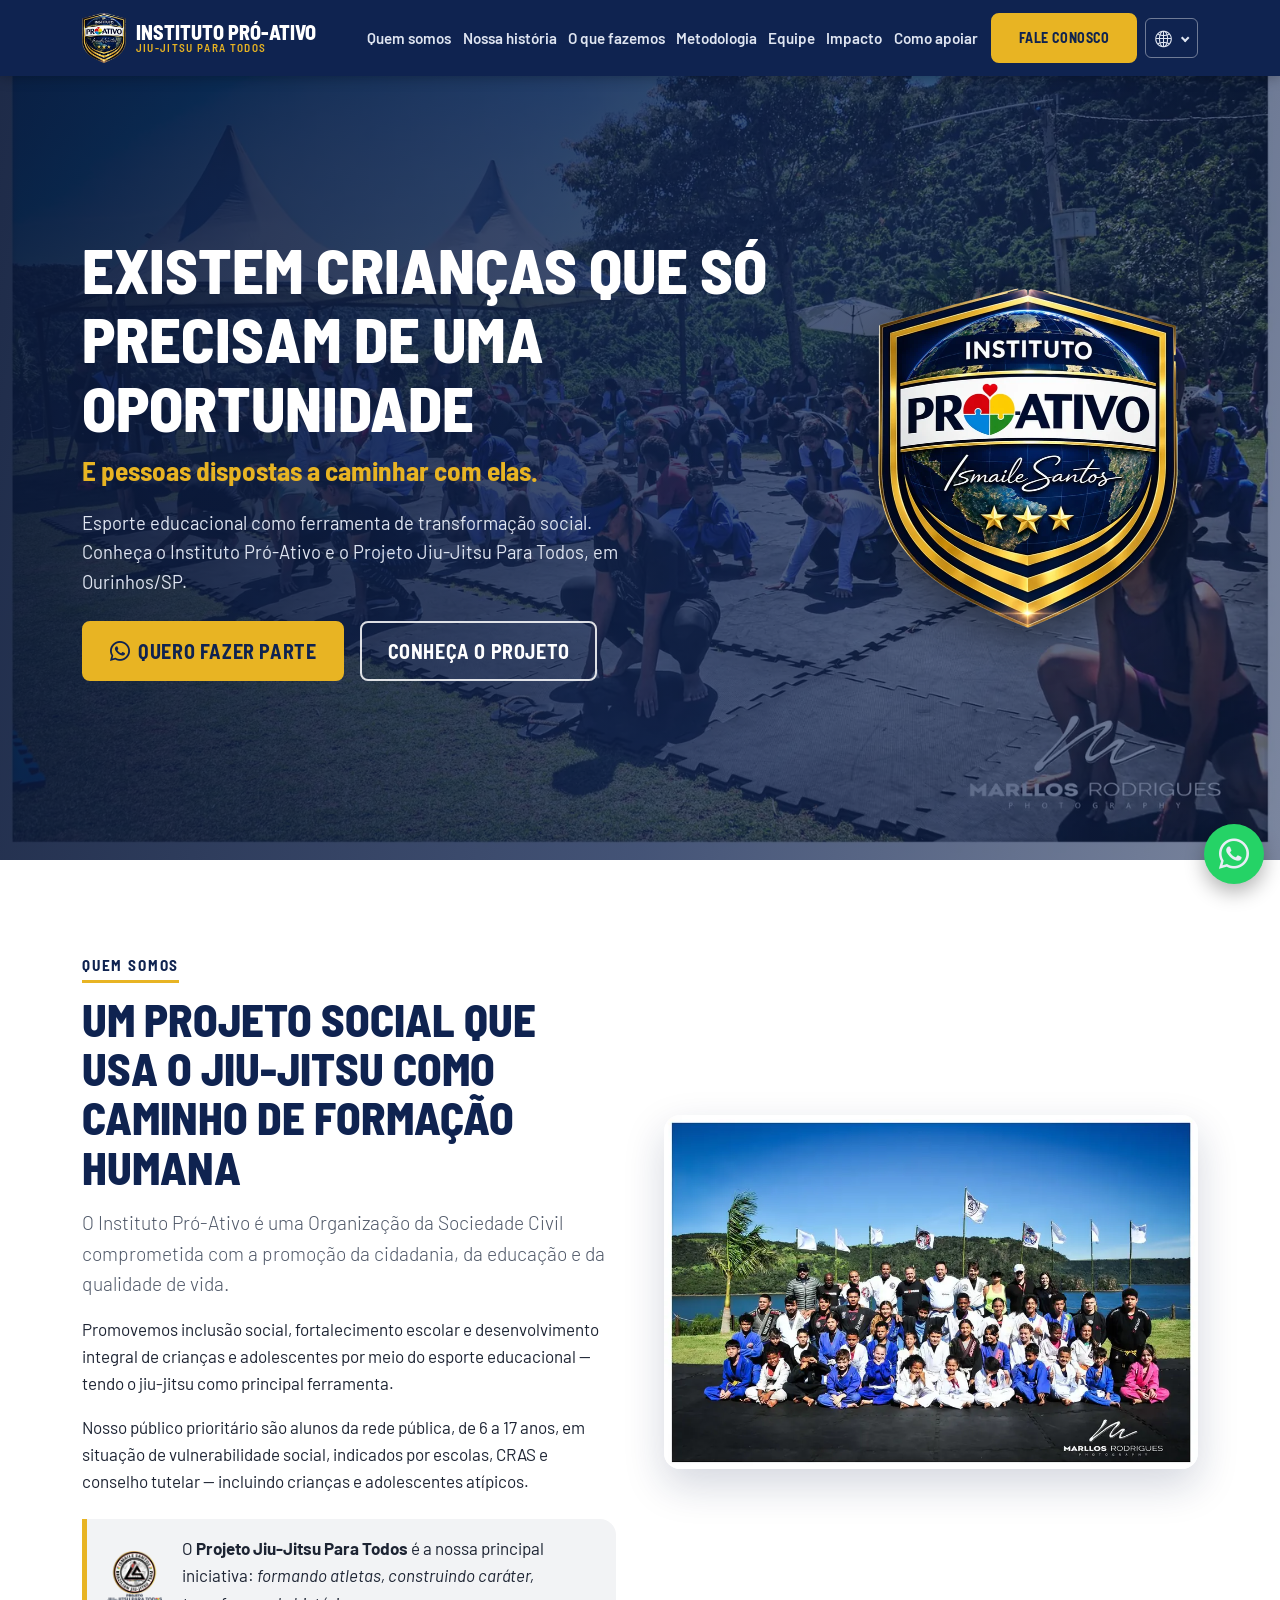
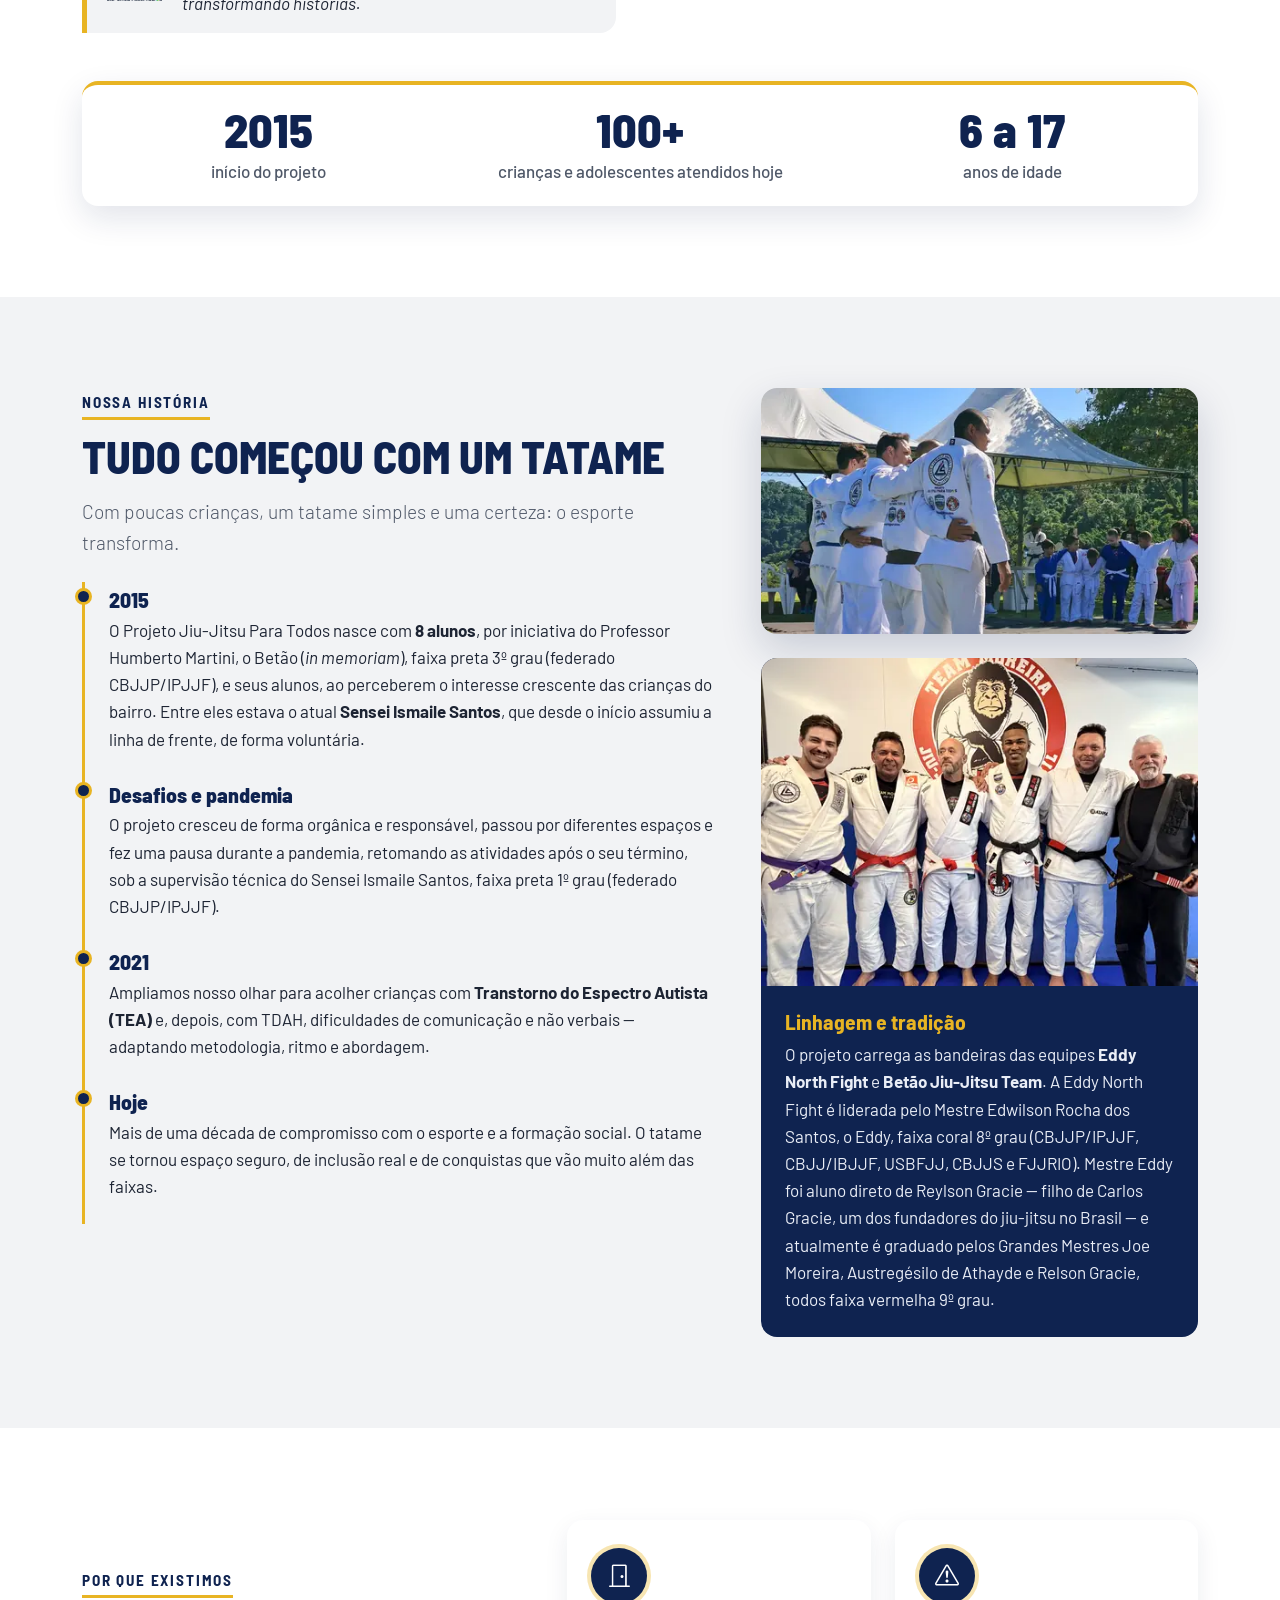
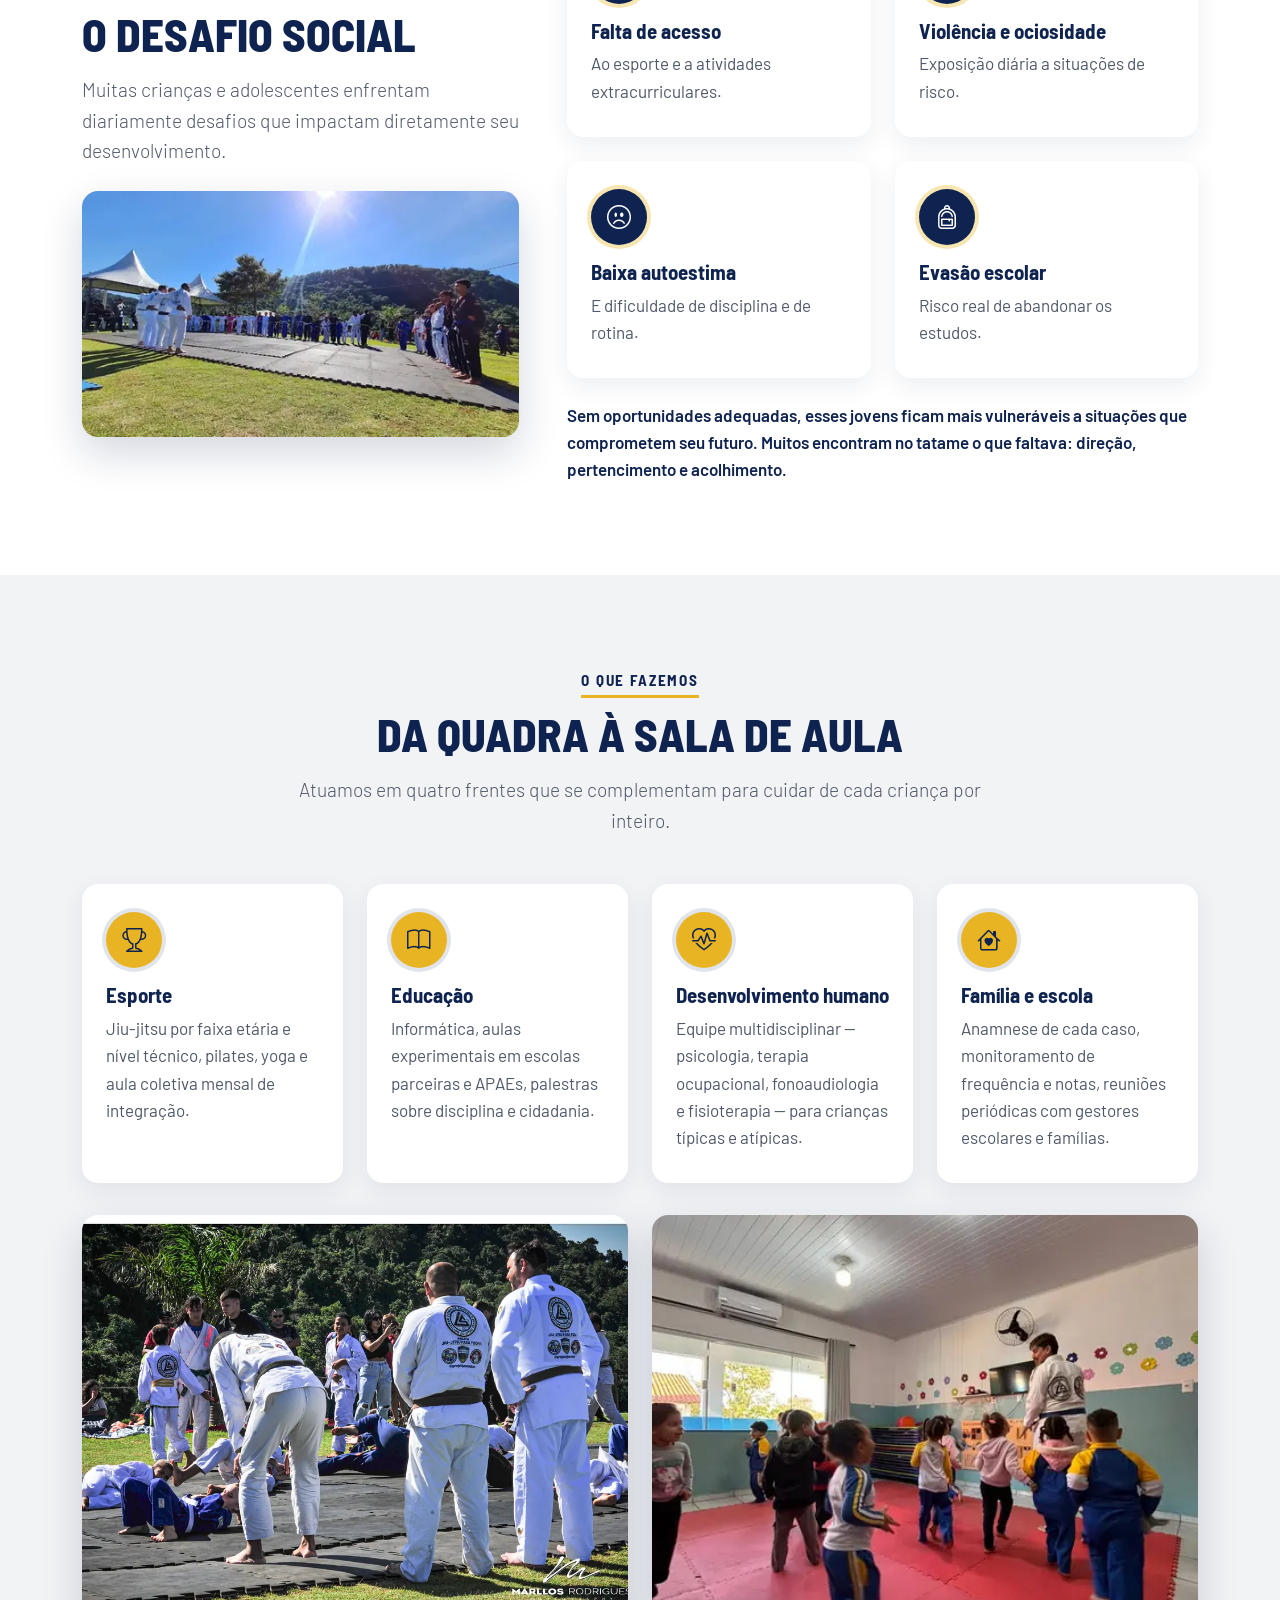
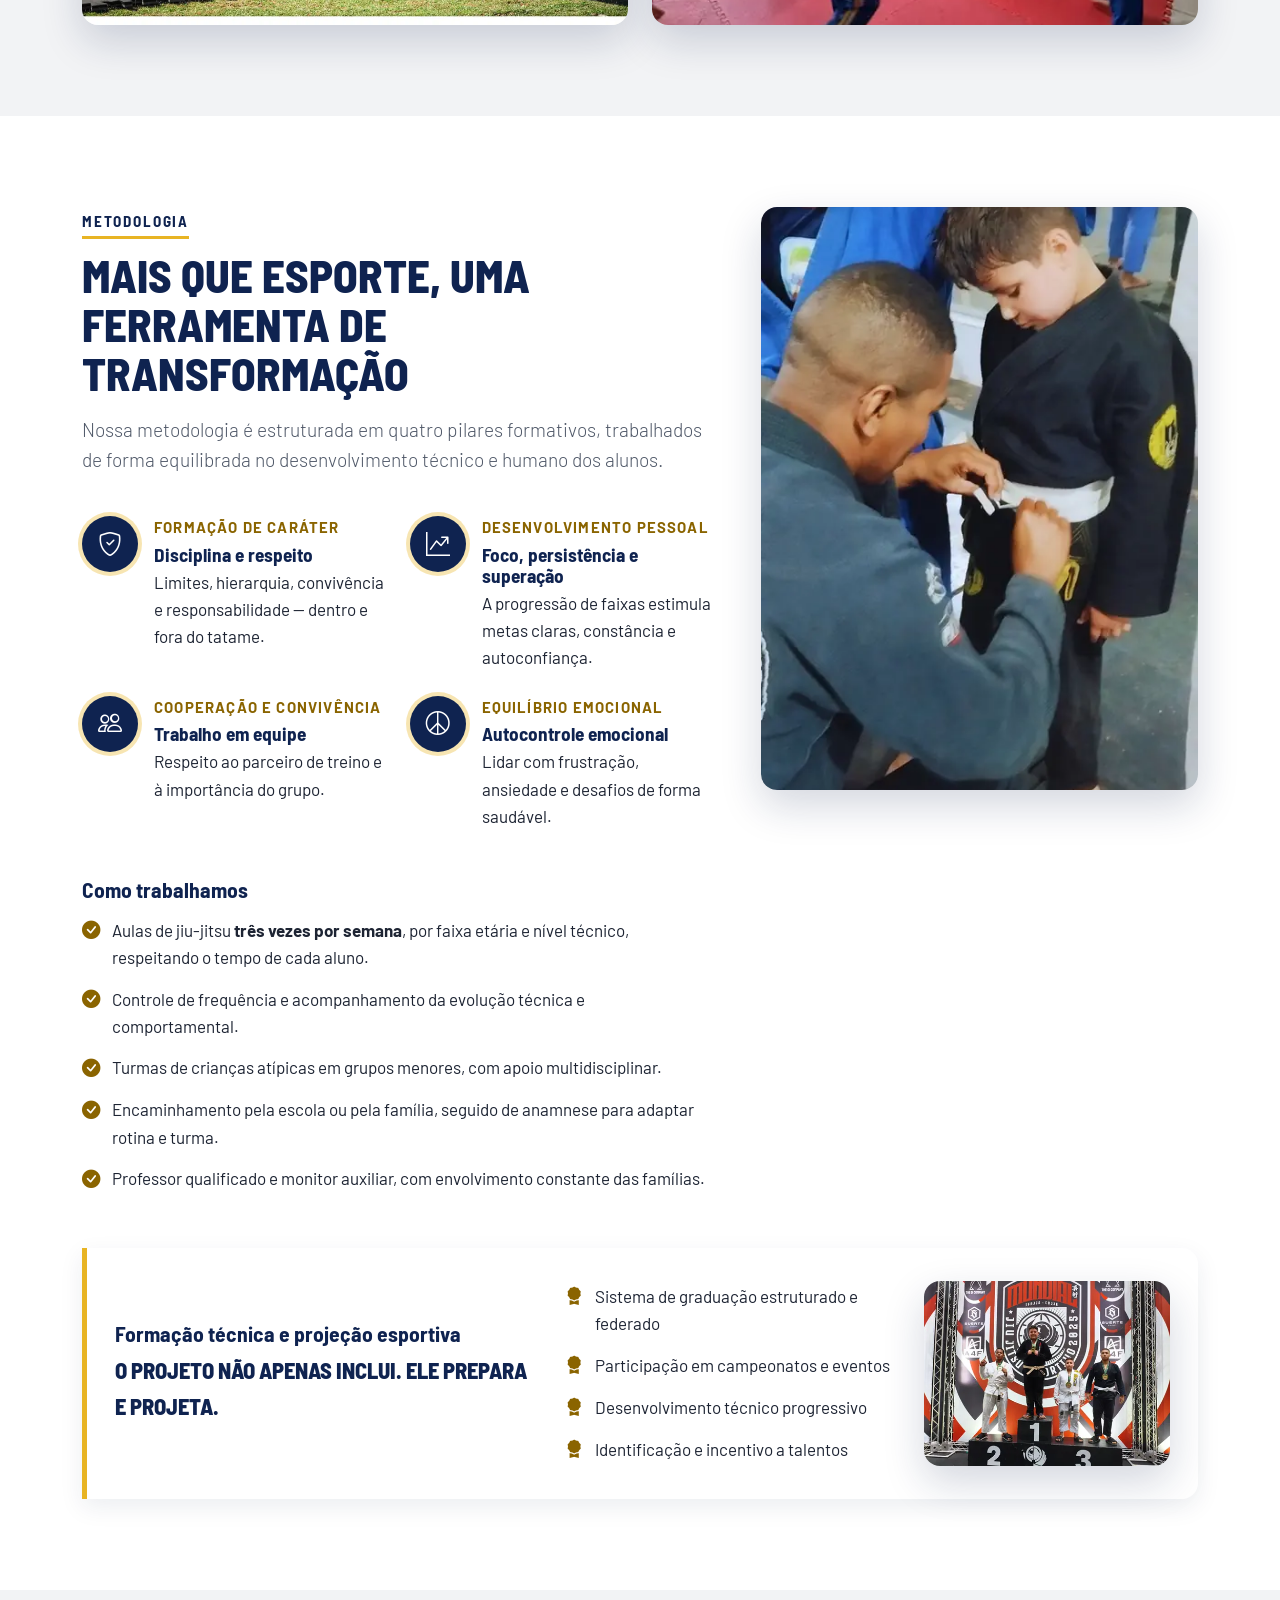
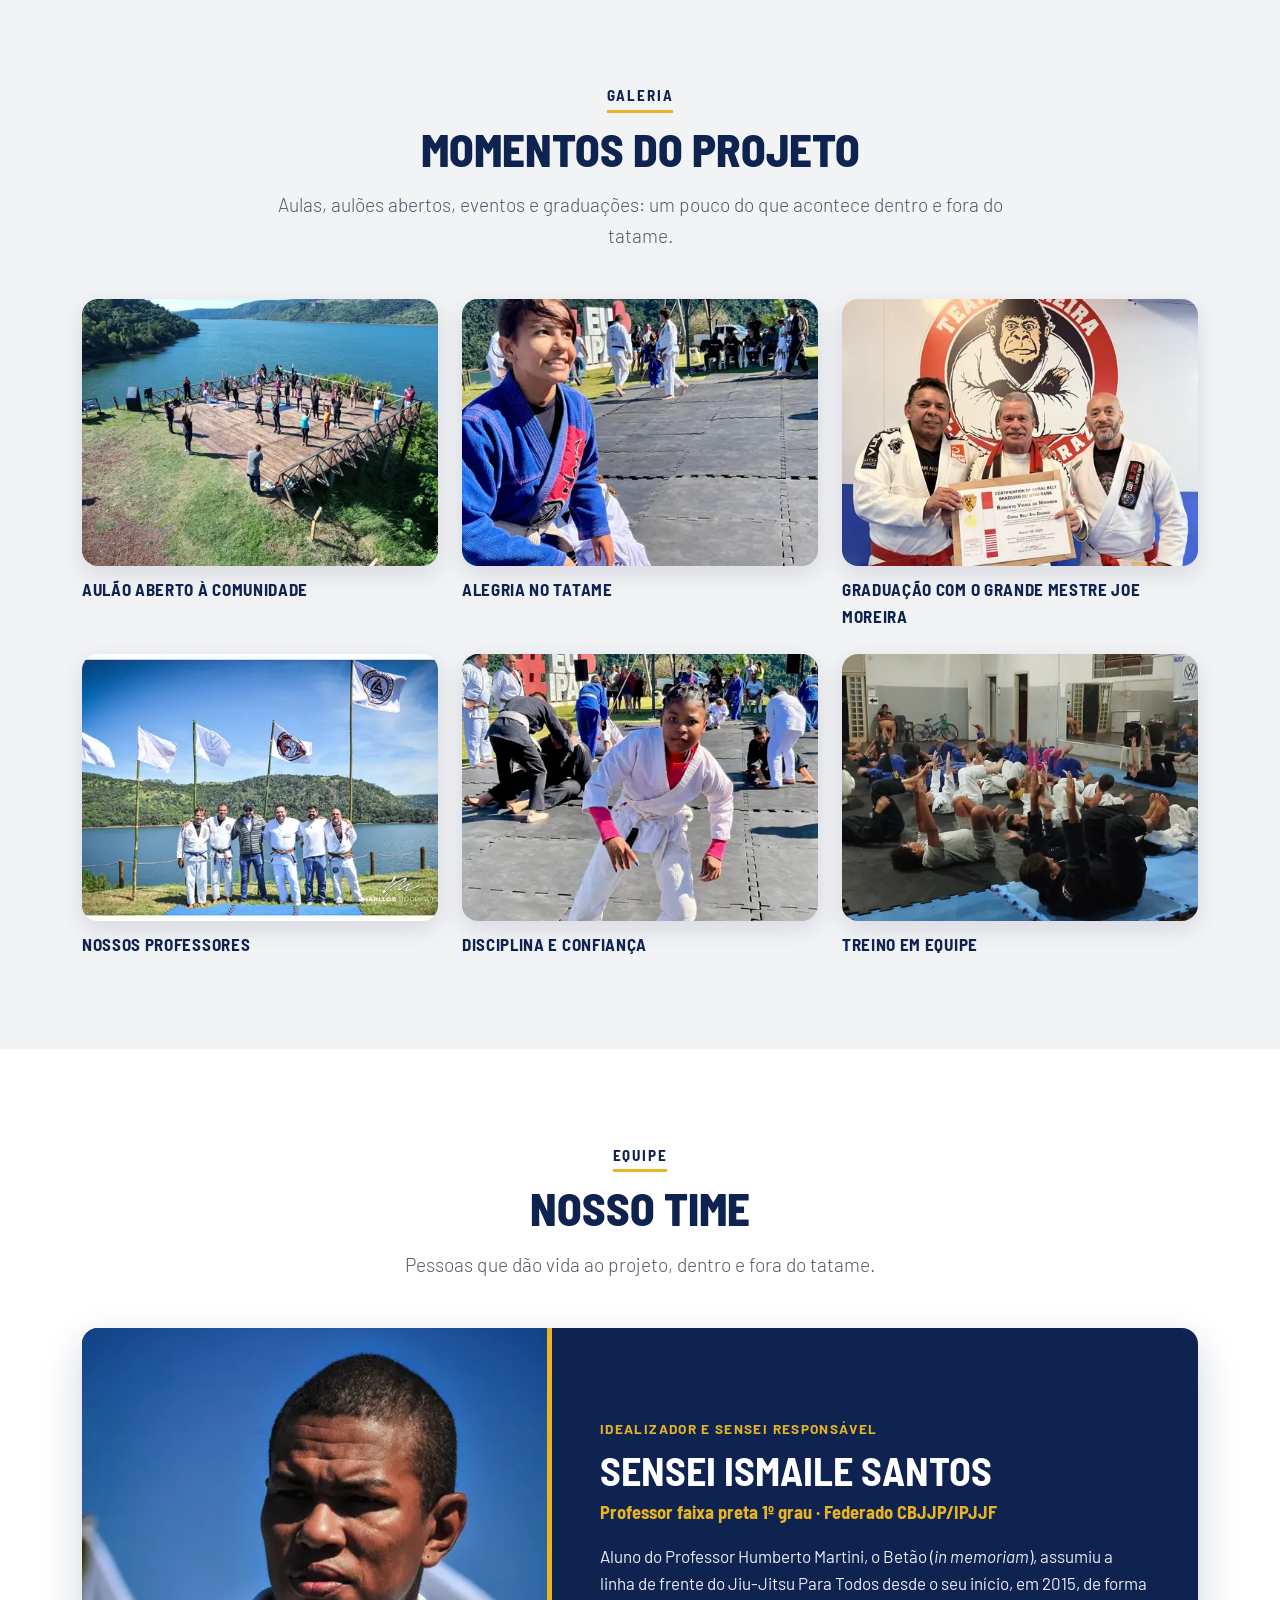
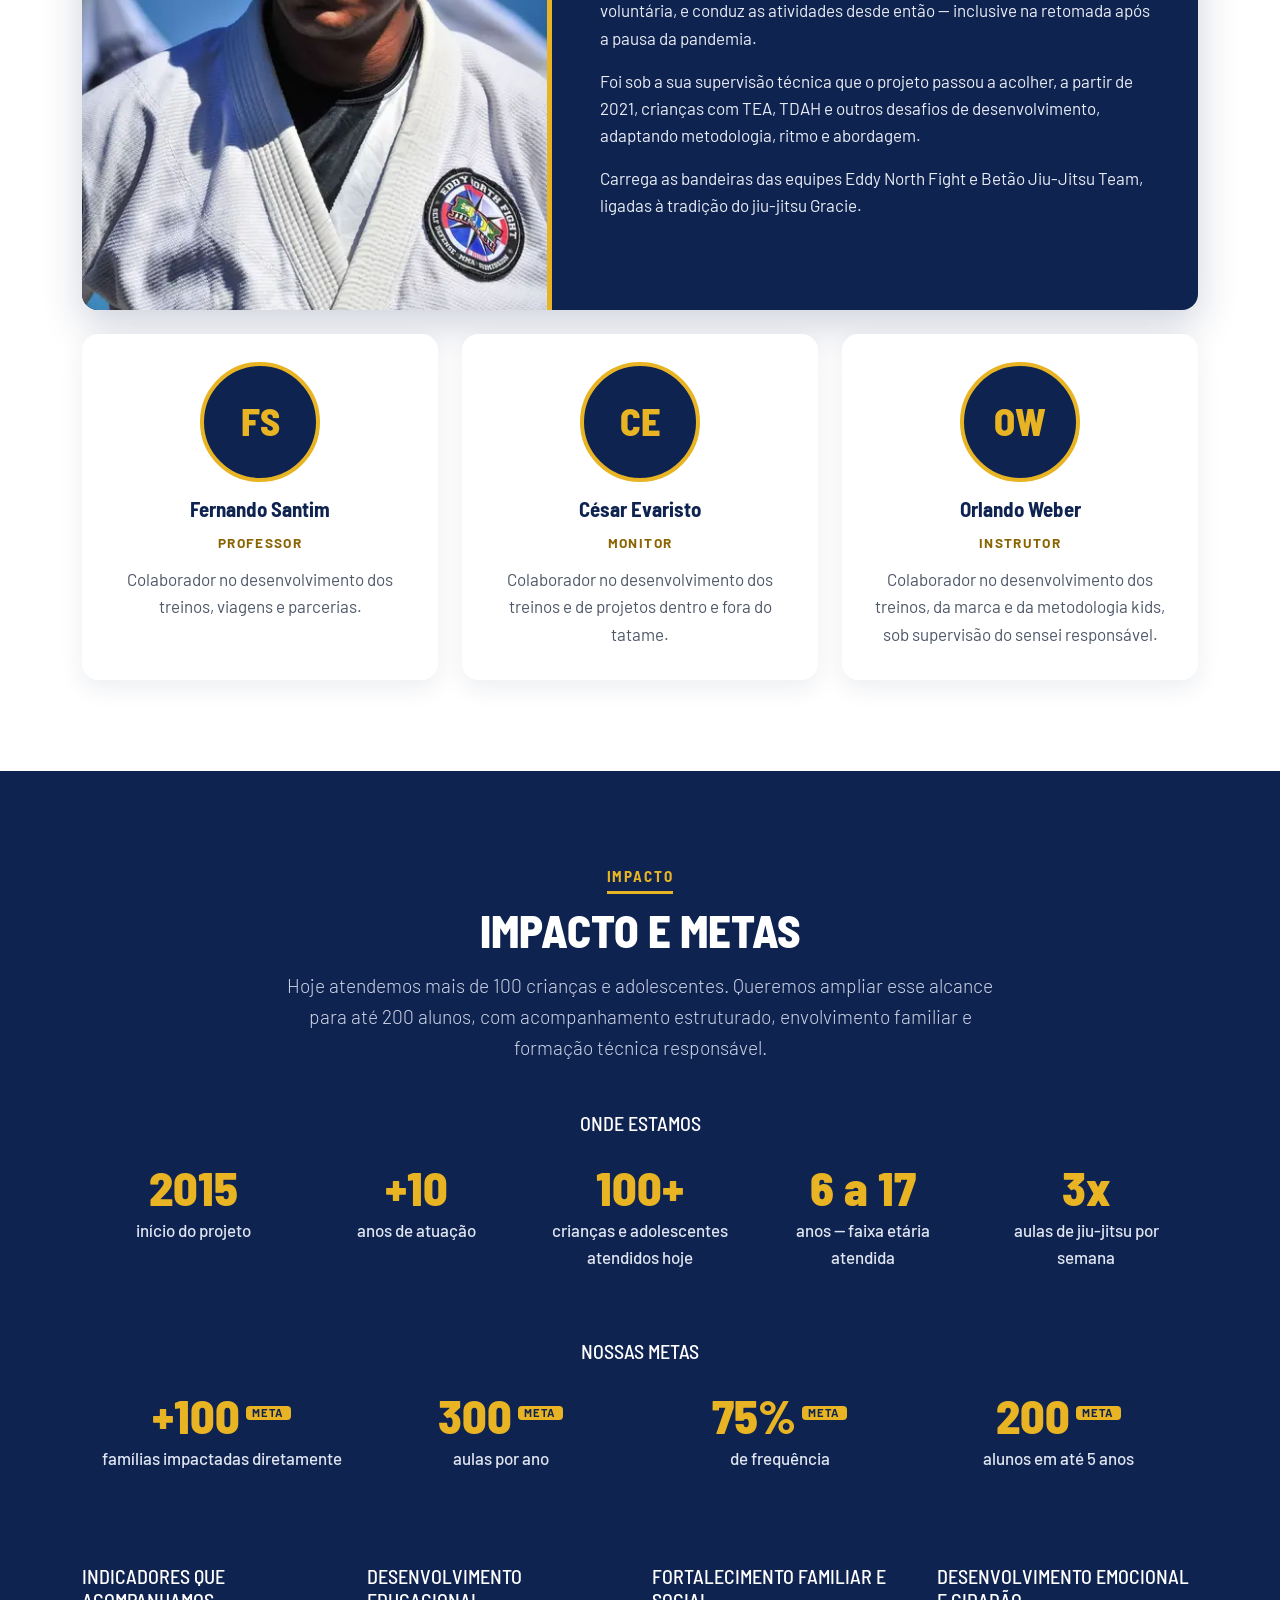
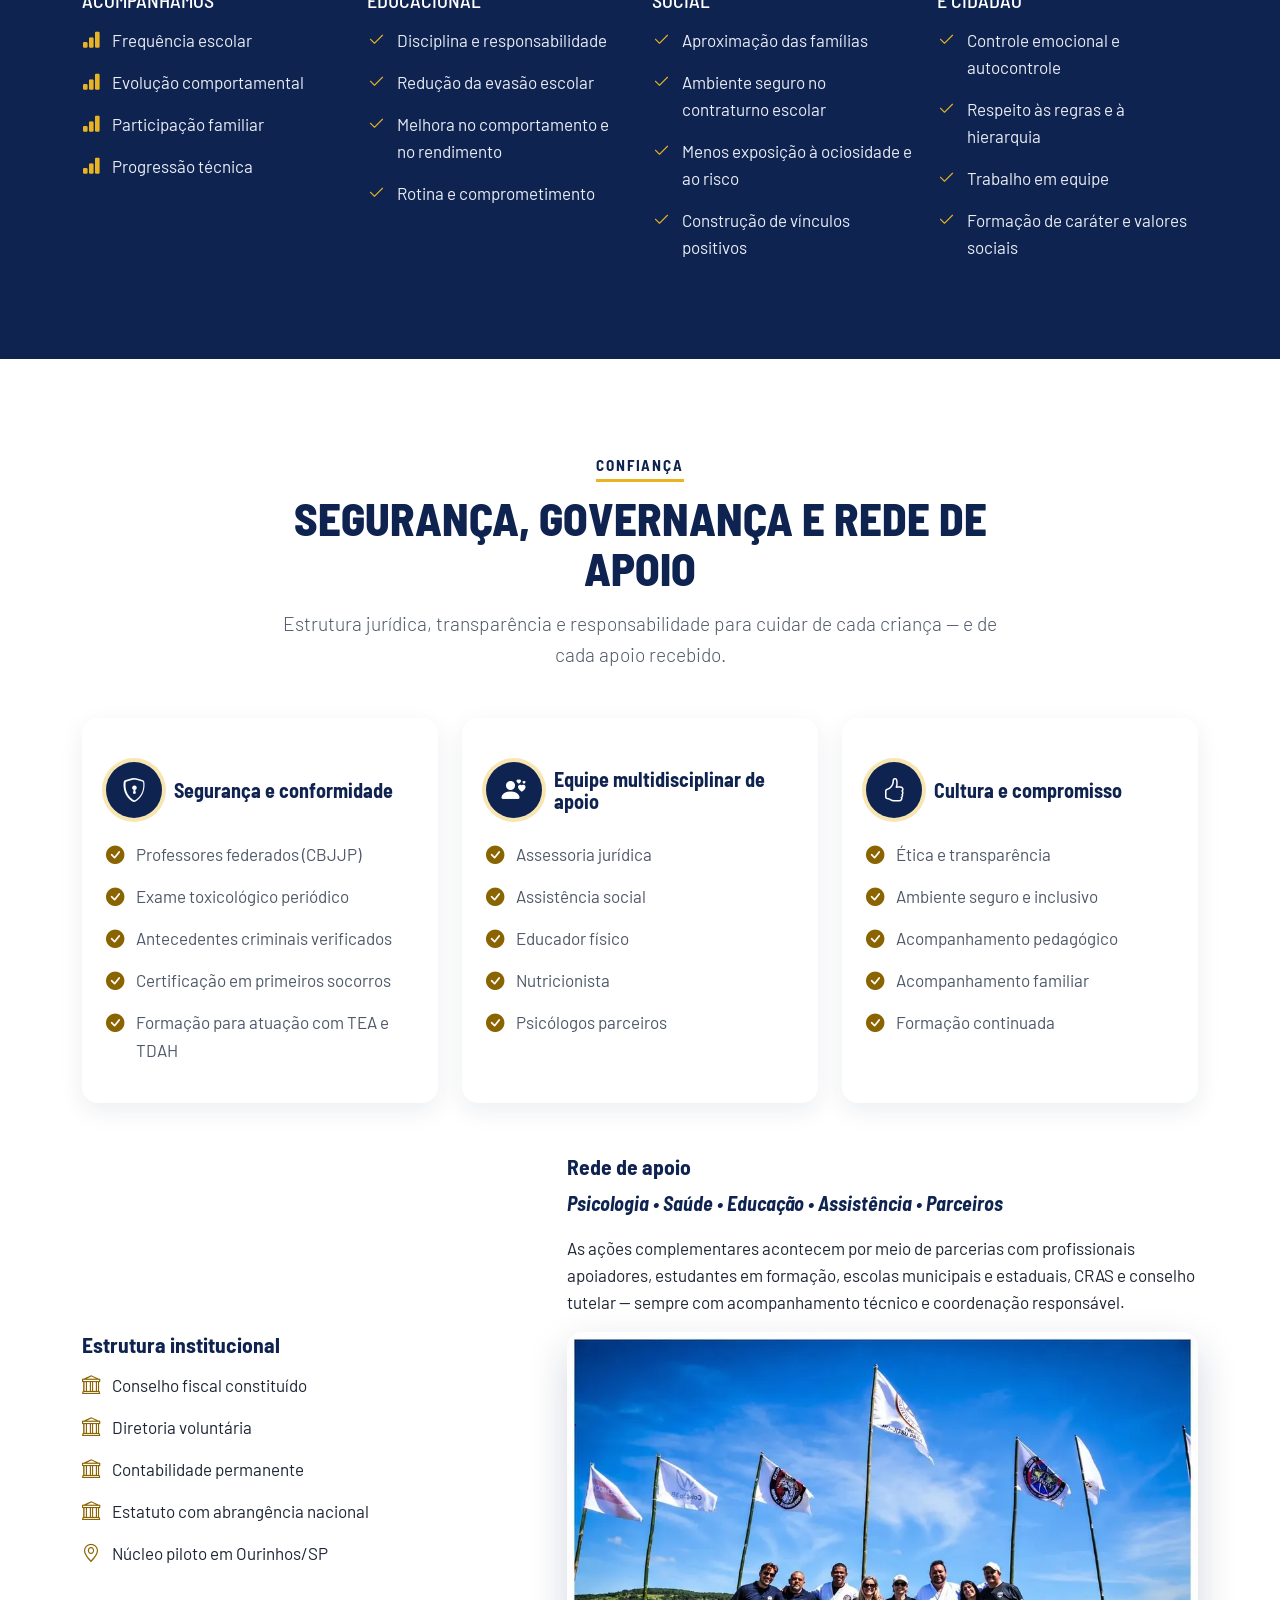
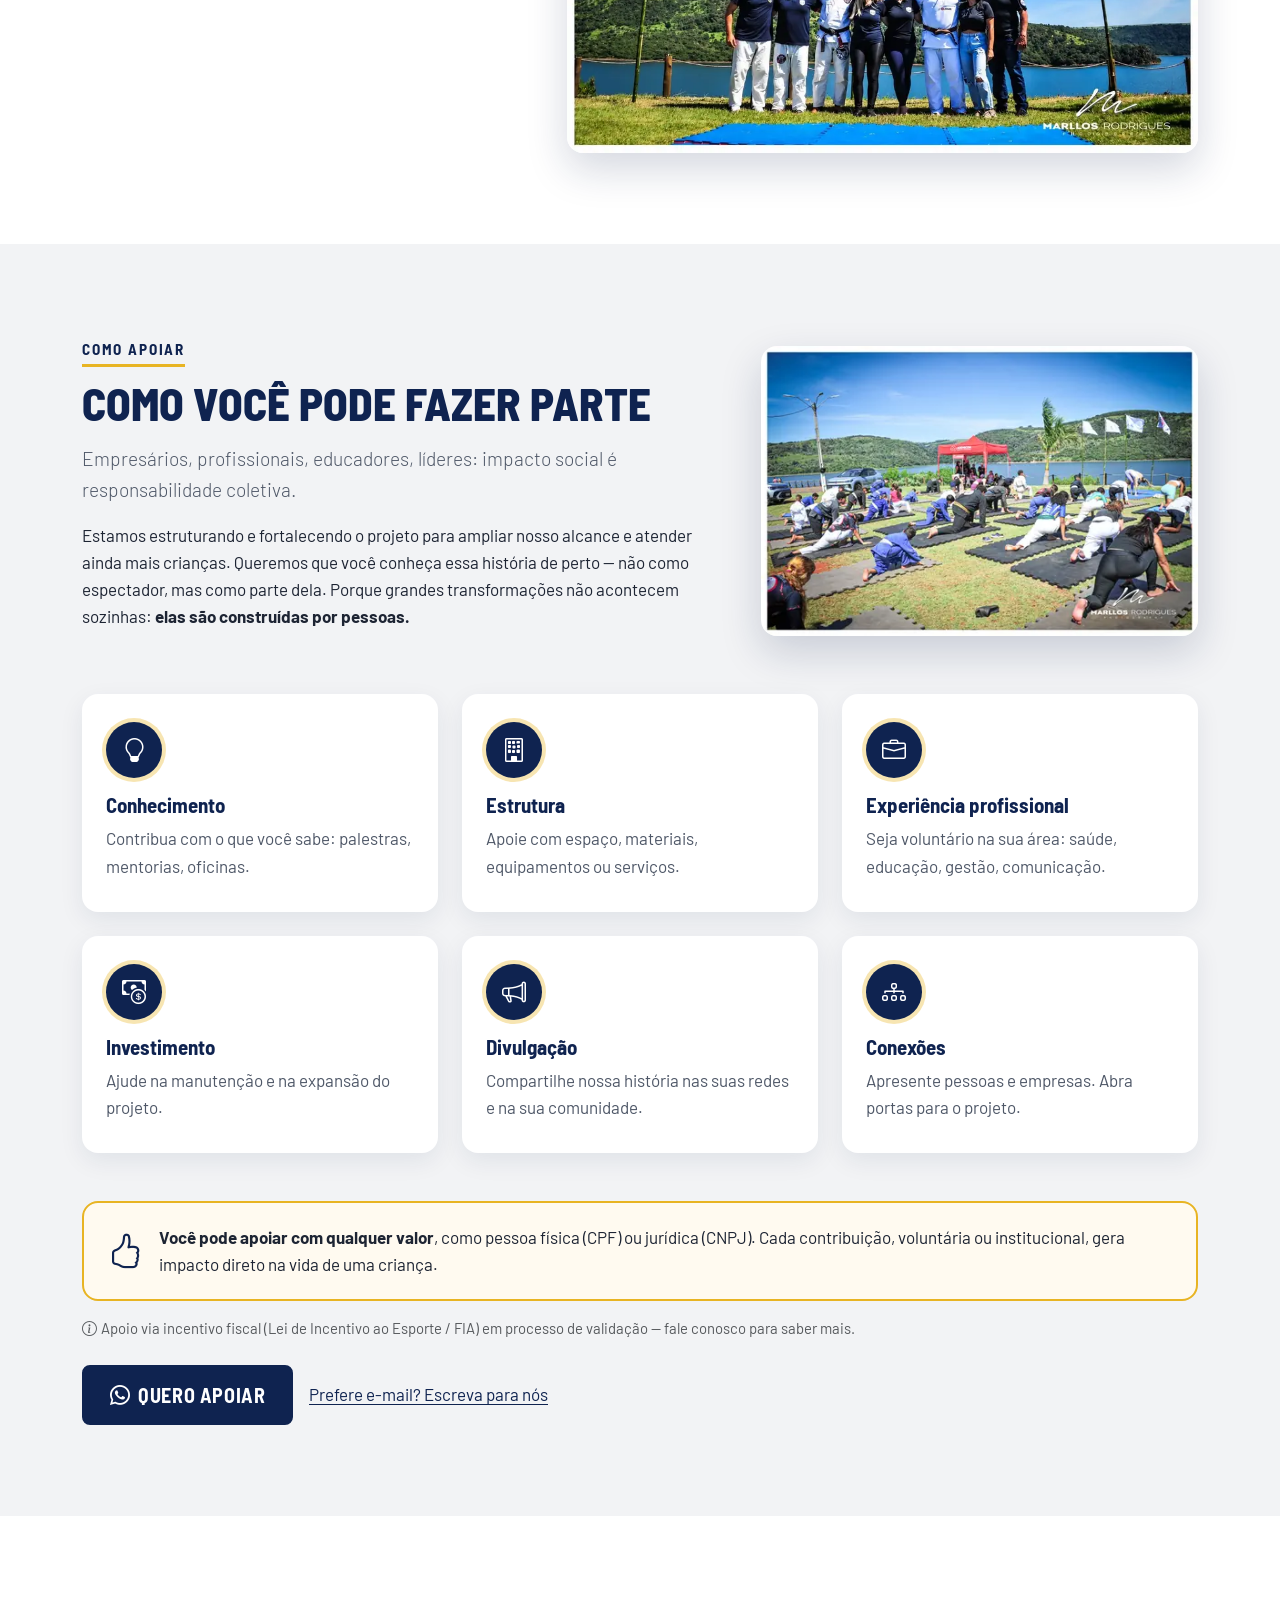
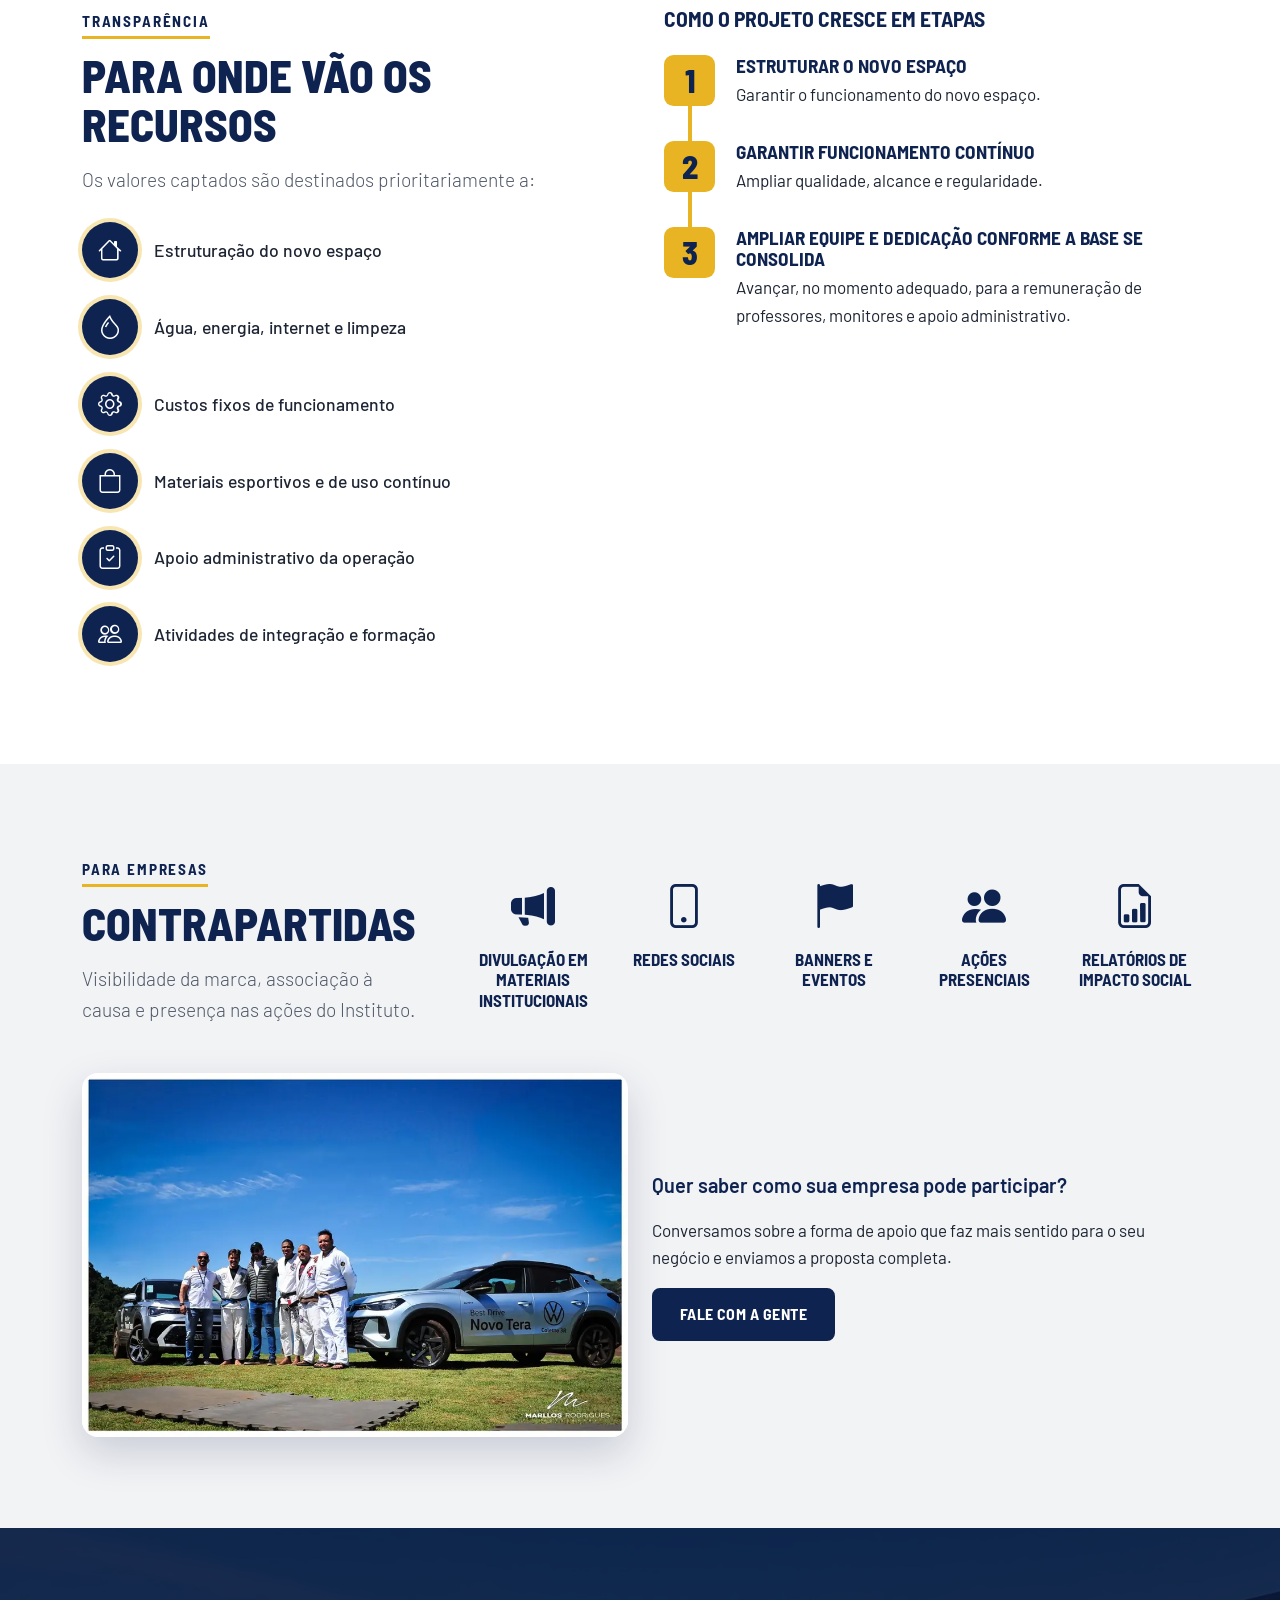
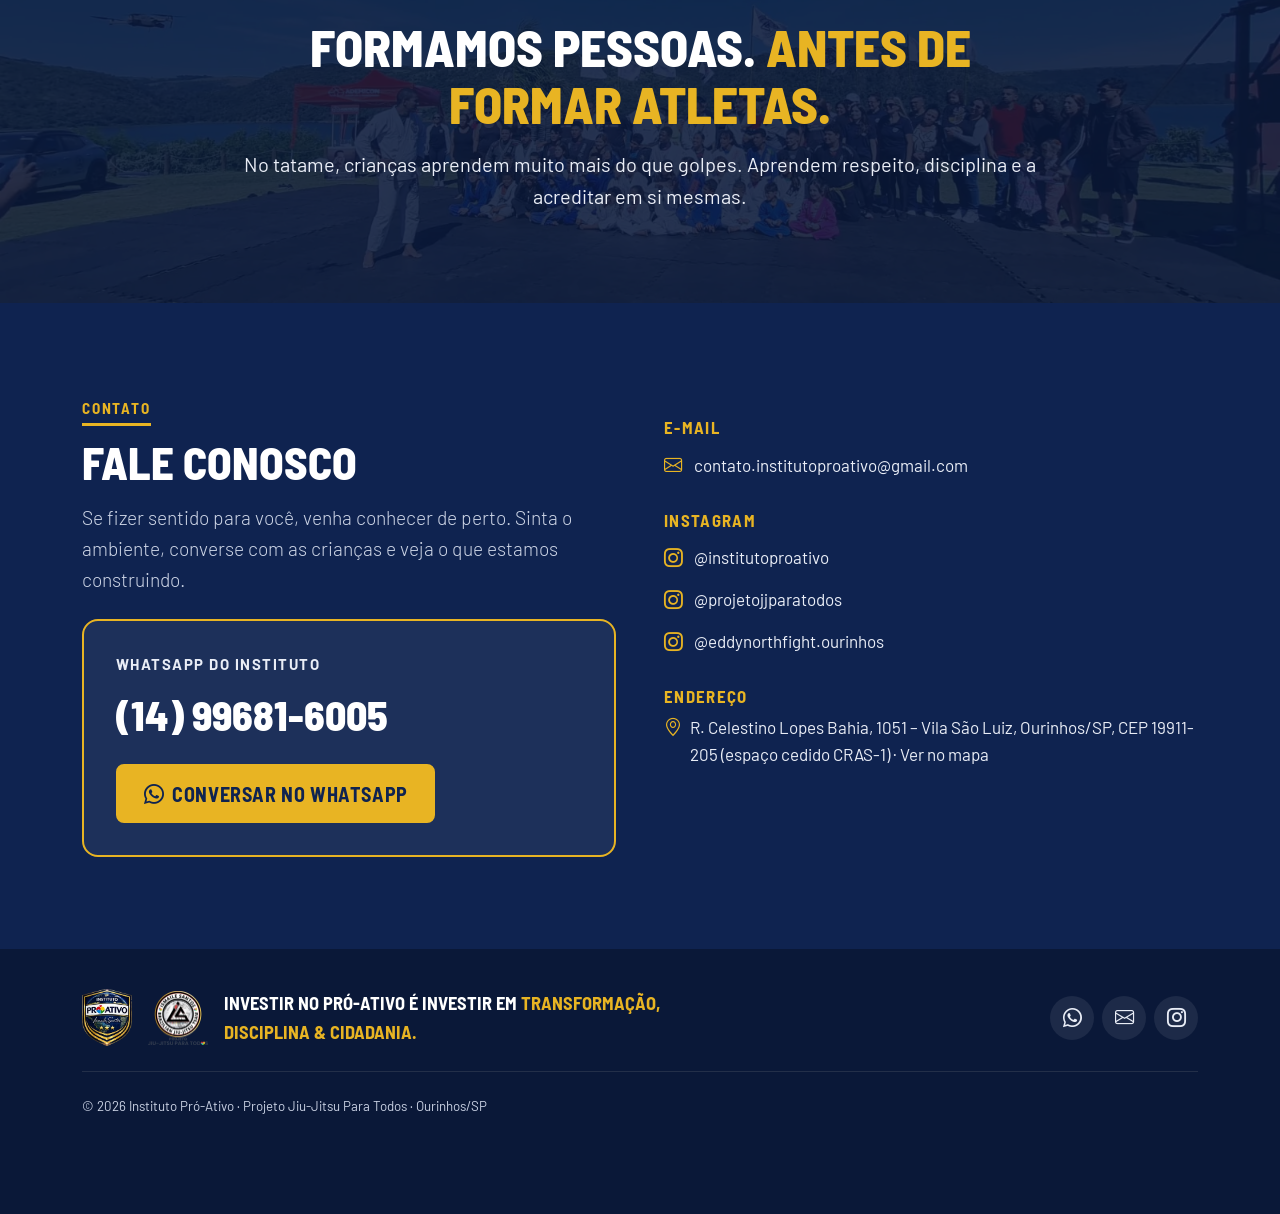
<file: site/index.html>
<!doctype html>
<html lang="pt-BR">
  <head>
    <meta charset="utf-8">
    <meta name="viewport" content="width=device-width, initial-scale=1">
    <title>Instituto Pró-Ativo – Jiu-Jitsu Para Todos em Ourinhos/SP</title>
    <meta name="description" content="Esporte educacional que transforma vidas: o Instituto Pró-Ativo atende crianças e adolescentes em Ourinhos/SP com o Projeto Jiu-Jitsu Para Todos. Saiba como apoiar.">
    <link rel="canonical" href="https://institutoproativo.com.br/">
    <!-- Versões em outros idiomas (manter igual em site/index.html, site/en/ e site/es/) -->
    <link rel="alternate" hreflang="pt-BR" href="https://institutoproativo.com.br/">
    <link rel="alternate" hreflang="en" href="https://institutoproativo.com.br/en/">
    <link rel="alternate" hreflang="es-419" href="https://institutoproativo.com.br/es/">
    <link rel="alternate" hreflang="x-default" href="https://institutoproativo.com.br/">
    <meta name="theme-color" content="#0F2350">

    <!-- Compartilhamento (Open Graph / Twitter) -->
    <meta property="og:type" content="website">
    <meta property="og:locale" content="pt_BR">
    <meta property="og:locale:alternate" content="en_US">
    <meta property="og:locale:alternate" content="es_LA">
    <meta property="og:site_name" content="Instituto Pró-Ativo">
    <meta property="og:title" content="Instituto Pró-Ativo – Jiu-Jitsu Para Todos">
    <meta property="og:description" content="Existem crianças que só precisam de uma oportunidade. Conheça o projeto social que transforma vidas pelo esporte em Ourinhos/SP.">
    <meta property="og:url" content="https://institutoproativo.com.br/">
    <meta property="og:image" content="https://institutoproativo.com.br/assets/brand/og-image.jpg">
    <meta property="og:image:width" content="1200">
    <meta property="og:image:height" content="630">
    <meta property="og:image:alt" content="Brasão do Instituto Pró-Ativo e o texto Jiu-Jitsu Para Todos">
    <meta name="twitter:card" content="summary_large_image">

    <!-- Ícones -->
    <link rel="icon" href="favicon.ico" sizes="48x48">
    <link rel="icon" type="image/png" sizes="32x32" href="assets/brand/icon-32.png">
    <link rel="apple-touch-icon" href="assets/brand/apple-touch-icon.png">
    <link rel="manifest" href="site.webmanifest">

    <!-- Fontes e Bootstrap -->
    <link rel="preconnect" href="https://cdn.jsdelivr.net" crossorigin>
    <link rel="preconnect" href="https://fonts.googleapis.com">
    <link rel="preconnect" href="https://fonts.gstatic.com" crossorigin>
    <link rel="stylesheet" href="https://fonts.googleapis.com/css2?family=Barlow+Semi+Condensed:wght@700;800&amp;family=Barlow:wght@400;500;600;700&amp;display=swap">
    <link rel="stylesheet" href="https://cdn.jsdelivr.net/npm/bootstrap@5.3.8/dist/css/bootstrap.min.css" integrity="sha384-sRIl4kxILFvY47J16cr9ZwB07vP4J8+LH7qKQnuqkuIAvNWLzeN8tE5YBujZqJLB" crossorigin="anonymous">
    <link rel="stylesheet" href="https://cdn.jsdelivr.net/npm/bootstrap-icons@1.13.1/font/bootstrap-icons.min.css" integrity="sha384-CK2SzKma4jA5H/MXDUU7i1TqZlCFaD4T01vtyDFvPlD97JQyS+IsSh1nI2EFbpyk" crossorigin="anonymous">
    <link rel="stylesheet" href="css/styles.css">


    <script type="application/ld+json">
      {
        "@context": "https://schema.org",
        "@type": "NGO",
        "name": "Instituto Pró-Ativo",
        "url": "https://institutoproativo.com.br/",
        "logo": "https://institutoproativo.com.br/assets/brand/icon-512.png",
        "description": "Organização da Sociedade Civil que promove inclusão social e desenvolvimento integral de crianças e adolescentes por meio do esporte educacional, com o Projeto Jiu-Jitsu Para Todos.",
        "email": "contato.institutoproativo@gmail.com",
        "telephone": "+55-14-99681-6005",
        "foundingDate": "2015",
        "address": {
          "@type": "PostalAddress",
          "streetAddress": "R. Celestino Lopes Bahia, 1051 - Vila São Luiz",
          "addressLocality": "Ourinhos",
          "addressRegion": "SP",
          "postalCode": "19911-205",
          "addressCountry": "BR"
        },
        "sameAs": [
          "https://www.instagram.com/institutoproativo/",
          "https://www.instagram.com/projetojjparatodos/"
        ]
      }
    </script>

    <!-- Estatística sem cookies (GoatCounter): painel em https://institutoproativo.goatcounter.com -->
    <script data-goatcounter="https://institutoproativo.goatcounter.com/count" async src="https://gc.zgo.at/count.js"></script>
  </head>

  <body data-bs-spy="scroll" data-bs-target="#menu-principal" data-bs-root-margin="-80px 0px -55%">
    <a class="skip-link" href="#conteudo">Pular para o conteúdo</a>

    <!-- ================= CABEÇALHO ================= -->
    <header class="site-header">
      <nav class="navbar navbar-expand-xl fixed-top" aria-label="Menu principal">
        <div class="container">
          <a class="navbar-brand" href="#inicio">
            <picture>
              <source type="image/webp" srcset="assets/brand/brasao-160.webp">
              <img src="assets/brand/brasao-160.png" alt="" width="44" height="50">
            </picture>
            <span>Instituto Pró-Ativo<small>Jiu-Jitsu Para Todos</small></span>
          </a>
          <button class="navbar-toggler" type="button" data-bs-toggle="collapse" data-bs-target="#menu-principal" aria-controls="menu-principal" aria-expanded="false" aria-label="Abrir menu">
            <span class="navbar-toggler-icon"></span>
          </button>
          <div class="collapse navbar-collapse" id="menu-principal">
            <ul class="navbar-nav ms-auto mb-2 mb-xl-0 align-items-xl-center">
              <li class="nav-item"><a class="nav-link" href="#quem-somos">Quem somos</a></li>
              <li class="nav-item"><a class="nav-link" href="#historia">Nossa história</a></li>
              <li class="nav-item"><a class="nav-link" href="#o-que-fazemos">O que fazemos</a></li>
              <li class="nav-item"><a class="nav-link" href="#metodologia">Metodologia</a></li>
              <li class="nav-item"><a class="nav-link" href="#equipe">Equipe</a></li>
              <li class="nav-item"><a class="nav-link" href="#impacto">Impacto</a></li>
              <li class="nav-item"><a class="nav-link" href="#como-apoiar">Como apoiar</a></li>
              <li class="nav-item ms-xl-2"><a class="btn btn-gold btn-sm mt-2 mt-xl-0" href="#contato">Fale conosco</a></li>
              <!-- SELETOR DE IDIOMA: funciona sem JavaScript (details/summary) -->
              <li class="nav-item lang-item">
                <details class="lang-switch">
                  <summary><i class="bi bi-globe2" aria-hidden="true"></i>PT<span class="visually-hidden"> – Idioma: Português</span></summary>
                  <ul class="lang-switch__menu">
                    <li><a href="./" hreflang="pt-BR" lang="pt-BR" aria-current="page">Português</a></li>
                    <li><a href="en/" hreflang="en" lang="en">English</a></li>
                    <li><a href="es/" hreflang="es-419" lang="es-419">Español</a></li>
                  </ul>
                </details>
              </li>
            </ul>
          </div>
        </div>
      </nav>
    </header>

    <main id="conteudo">
      <!-- ================= 1. HERO ================= -->
      <section id="inicio" class="hero" aria-labelledby="titulo-inicio">
        <picture class="hero__bg">
          <source type="image/webp" srcset="assets/img/hero-aulao-480.webp 480w, assets/img/hero-aulao-960.webp 960w, assets/img/hero-aulao-1600.webp 1600w" sizes="100vw">
          <img src="assets/img/hero-aulao-960.jpg" srcset="assets/img/hero-aulao-480.jpg 480w, assets/img/hero-aulao-960.jpg 960w, assets/img/hero-aulao-1600.jpg 1600w" sizes="100vw" width="1600" height="1065" alt="" fetchpriority="high" decoding="async">
        </picture>
        <div class="container">
          <div class="row align-items-center g-4 g-lg-5">
            <div class="col-lg-8 order-2 order-lg-1">
              <h1 id="titulo-inicio">Existem crianças que só precisam de uma oportunidade</h1>
              <p class="hero__complement">E pessoas dispostas a caminhar com elas.</p>
              <p class="hero__subtitle">Esporte educacional como ferramenta de transformação social. Conheça o Instituto Pró-Ativo e o Projeto Jiu-Jitsu Para Todos, em Ourinhos/SP.</p>
              <div class="d-flex flex-wrap gap-3 mt-4">
                <a class="btn btn-gold btn-lg" href="https://wa.me/5514996816005?text=Ol%C3%A1!%20Conheci%20o%20Instituto%20Pr%C3%B3-Ativo%20pelo%20site%20e%20gostaria%20de%20saber%20mais." target="_blank" rel="noopener" data-goatcounter-click="whatsapp-hero">
                  <i class="bi bi-whatsapp me-2" aria-hidden="true"></i>Quero fazer parte<span class="visually-hidden"> (WhatsApp, abre em nova aba)</span>
                </a>
                <a class="btn btn-outline-light-pa btn-lg" href="#quem-somos">Conheça o projeto</a>
              </div>
            </div>
            <div class="col-lg-4 order-1 order-lg-2 text-center">
              <picture>
                <source type="image/webp" srcset="assets/brand/brasao.webp">
                <img class="hero__logo" src="assets/brand/brasao.png" width="600" height="679" alt="Brasão do Instituto Pró-Ativo — Ismaile Santos">
              </picture>
            </div>
          </div>
        </div>
      </section>

      <!-- ================= 2. QUEM SOMOS ================= -->
      <section id="quem-somos" class="section" aria-labelledby="titulo-quem-somos">
        <div class="container">
          <div class="row g-4 g-lg-5 align-items-center">
            <div class="col-lg-6">
              <span class="eyebrow">Quem somos</span>
              <h2 id="titulo-quem-somos">Um projeto social que usa o jiu-jitsu como caminho de formação humana</h2>
              <p class="lead">O Instituto Pró-Ativo é uma Organização da Sociedade Civil comprometida com a promoção da cidadania, da educação e da qualidade de vida.</p>
              <p>Promovemos inclusão social, fortalecimento escolar e desenvolvimento integral de crianças e adolescentes por meio do esporte educacional — tendo o jiu-jitsu como principal ferramenta.</p>
              <p>Nosso público prioritário são alunos da rede pública, de 6 a 17 anos, em situação de vulnerabilidade social, indicados por escolas, CRAS e conselho tutelar — incluindo crianças e adolescentes atípicos.</p>
              <div class="project-highlight mt-4">
                <picture>
                  <source type="image/webp" srcset="assets/brand/logo-jjpt-240.webp 240w, assets/brand/logo-jjpt-480.webp 480w" sizes="120px">
                  <img src="assets/brand/logo-jjpt-240.png" srcset="assets/brand/logo-jjpt-240.png 240w, assets/brand/logo-jjpt-480.png 480w" sizes="120px" width="240" height="219" alt="Logo do Projeto Jiu-Jitsu Para Todos — Ismaile Santos Brazilian Jiu-Jitsu Team" loading="lazy" decoding="async">
                </picture>
                <p class="mb-0">O <strong>Projeto Jiu-Jitsu Para Todos</strong> é a nossa principal iniciativa: <em>formando atletas, construindo caráter, transformando histórias.</em></p>
              </div>
            </div>
            <div class="col-lg-6">
              <div class="section-photo">
                <picture>
                  <source type="image/webp" srcset="assets/img/turma-represa-480.webp 480w, assets/img/turma-represa-960.webp 960w, assets/img/turma-represa-1280.webp 1280w" sizes="(min-width: 992px) 540px, 100vw">
                  <img src="assets/img/turma-represa-960.jpg" srcset="assets/img/turma-represa-480.jpg 480w, assets/img/turma-represa-960.jpg 960w, assets/img/turma-represa-1280.jpg 1280w" sizes="(min-width: 992px) 540px, 100vw" width="1280" height="851" alt="Alunos do projeto, de quimono, reunidos com professores e voluntários em um aulão ao ar livre às margens da represa" loading="lazy" decoding="async">
                </picture>
              </div>
            </div>
          </div>

          <!-- NÚMEROS DE IMPACTO: atualizar também em #impacto -->
          <div class="stat-strip row row-cols-1 row-cols-sm-3 g-0 mt-5">
            <div class="col stat"><span class="stat__value">2015</span><span class="stat__label">início do projeto</span></div>
            <div class="col stat"><span class="stat__value">100+</span><span class="stat__label">crianças e adolescentes atendidos hoje</span></div>
            <div class="col stat"><span class="stat__value">6 a 17</span><span class="stat__label">anos de idade</span></div>
          </div>
        </div>
      </section>

      <!-- ================= 3. NOSSA HISTÓRIA ================= -->
      <section id="historia" class="section section--alt" aria-labelledby="titulo-historia">
        <div class="container">
          <div class="row g-4 g-lg-5">
            <div class="col-lg-7">
              <span class="eyebrow">Nossa história</span>
              <h2 id="titulo-historia">Tudo começou com um tatame</h2>
              <p class="lead">Com poucas crianças, um tatame simples e uma certeza: o esporte transforma.</p>
              <ol class="timeline mt-4">
                <li>
                  <span class="timeline__year">2015</span>
                  O Projeto Jiu-Jitsu Para Todos nasce com <strong>8 alunos</strong>, por iniciativa do Professor Humberto Martini, o Betão (<em>in memoriam</em>), faixa preta 3º grau (federado CBJJP/IPJJF), e seus alunos, ao perceberem o interesse crescente das crianças do bairro. Entre eles estava o atual <strong>Sensei Ismaile Santos</strong>, que desde o início assumiu a linha de frente, de forma voluntária.
                </li>
                <li>
                  <span class="timeline__year">Desafios e pandemia</span>
                  O projeto cresceu de forma orgânica e responsável, passou por diferentes espaços e fez uma pausa durante a pandemia, retomando as atividades após o seu término, sob a supervisão técnica do Sensei Ismaile Santos, faixa preta 1º grau (federado CBJJP/IPJJF).
                </li>
                <li>
                  <span class="timeline__year">2021</span>
                  Ampliamos nosso olhar para acolher crianças com <strong>Transtorno do Espectro Autista (TEA)</strong> e, depois, com TDAH, dificuldades de comunicação e não verbais — adaptando metodologia, ritmo e abordagem.
                </li>
                <li>
                  <span class="timeline__year">Hoje</span>
                  Mais de uma década de compromisso com o esporte e a formação social. O tatame se tornou espaço seguro, de inclusão real e de conquistas que vão muito além das faixas.
                </li>
              </ol>
            </div>
            <div class="col-lg-5">
              <div class="section-photo mb-4">
                <picture>
                  <source type="image/webp" srcset="assets/img/historia-professores-480.webp 480w, assets/img/historia-professores-960.webp 960w" sizes="(min-width: 992px) 450px, 100vw">
                  <img src="assets/img/historia-professores-960.jpg" srcset="assets/img/historia-professores-480.jpg 480w, assets/img/historia-professores-960.jpg 960w" sizes="(min-width: 992px) 450px, 100vw" width="960" height="540" alt="Professores do projeto abraçados, de costas, com o logo do Projeto Jiu-Jitsu Para Todos no quimono, diante de crianças em roda no tatame" loading="lazy" decoding="async">
                </picture>
              </div>
              <div class="lineage">
                <picture>
                  <source type="image/webp" srcset="assets/img/linhagem-seminario-480.webp 480w, assets/img/linhagem-seminario-960.webp 960w" sizes="(min-width: 992px) 450px, 100vw">
                  <img class="w-100" src="assets/img/linhagem-seminario-960.jpg" srcset="assets/img/linhagem-seminario-480.jpg 480w, assets/img/linhagem-seminario-960.jpg 960w" sizes="(min-width: 992px) 450px, 100vw" width="960" height="720" alt="Faixas-pretas e faixas-coral reunidos na academia Team Moreira durante seminário e cerimônia de graduação com o Grande Mestre Joe Moreira" loading="lazy" decoding="async">
                </picture>
                <div class="p-4">
                  <h3>Linhagem e tradição</h3>
                  <p class="mb-0">O projeto carrega as bandeiras das equipes <strong>Eddy North Fight</strong> e <strong>Betão Jiu-Jitsu Team</strong>. A Eddy North Fight é liderada pelo Mestre Edwilson Rocha dos Santos, o Eddy, faixa coral 8º grau (CBJJP/IPJJF, CBJJ/IBJJF, USBFJJ, CBJJS e FJJRIO). Mestre Eddy foi aluno direto de Reylson Gracie — filho de Carlos Gracie, um dos fundadores do jiu-jitsu no Brasil — e atualmente é graduado pelos Grandes Mestres Joe Moreira, Austregésilo de Athayde e Relson Gracie, todos faixa vermelha 9º grau.</p>
                </div>
              </div>
            </div>
          </div>
        </div>
      </section>

      <!-- ================= 4. O DESAFIO SOCIAL ================= -->
      <section id="desafio" class="section" aria-labelledby="titulo-desafio">
        <div class="container">
          <div class="row g-4 g-lg-5 align-items-center">
            <div class="col-lg-5">
              <span class="eyebrow">Por que existimos</span>
              <h2 id="titulo-desafio">O desafio social</h2>
              <p class="lead">Muitas crianças e adolescentes enfrentam diariamente desafios que impactam diretamente seu desenvolvimento.</p>
              <div class="section-photo d-none d-lg-block mt-4">
                <picture>
                  <source type="image/webp" srcset="assets/img/desafio-aulao-480.webp 480w, assets/img/desafio-aulao-960.webp 960w" sizes="420px">
                  <img src="assets/img/desafio-aulao-960.jpg" srcset="assets/img/desafio-aulao-480.jpg 480w, assets/img/desafio-aulao-960.jpg 960w" sizes="420px" width="960" height="540" alt="Dezenas de crianças e jovens de quimono enfileirados ao redor do tatame durante um aulão ao ar livre" loading="lazy" decoding="async">
                </picture>
              </div>
            </div>
            <div class="col-lg-7">
              <div class="row row-cols-1 row-cols-sm-2 g-4">
                <div class="col">
                  <div class="pa-card">
                    <span class="card-icon"><i class="bi bi-door-closed" aria-hidden="true"></i></span>
                    <h3>Falta de acesso</h3>
                    <p>Ao esporte e a atividades extracurriculares.</p>
                  </div>
                </div>
                <div class="col">
                  <div class="pa-card">
                    <span class="card-icon"><i class="bi bi-exclamation-triangle" aria-hidden="true"></i></span>
                    <h3>Violência e ociosidade</h3>
                    <p>Exposição diária a situações de risco.</p>
                  </div>
                </div>
                <div class="col">
                  <div class="pa-card">
                    <span class="card-icon"><i class="bi bi-emoji-frown" aria-hidden="true"></i></span>
                    <h3>Baixa autoestima</h3>
                    <p>E dificuldade de disciplina e de rotina.</p>
                  </div>
                </div>
                <div class="col">
                  <div class="pa-card">
                    <span class="card-icon"><i class="bi bi-backpack" aria-hidden="true"></i></span>
                    <h3>Evasão escolar</h3>
                    <p>Risco real de abandonar os estudos.</p>
                  </div>
                </div>
              </div>
              <p class="mt-4 mb-0 fw-semibold text-navy">Sem oportunidades adequadas, esses jovens ficam mais vulneráveis a situações que comprometem seu futuro. Muitos encontram no tatame o que faltava: direção, pertencimento e acolhimento.</p>
            </div>
          </div>
        </div>
      </section>

      <!-- ================= 5. O QUE FAZEMOS ================= -->
      <section id="o-que-fazemos" class="section section--alt" aria-labelledby="titulo-o-que-fazemos">
        <div class="container">
          <div class="text-center mx-auto mb-5" style="max-width: 46rem;">
            <span class="eyebrow">O que fazemos</span>
            <h2 id="titulo-o-que-fazemos">Da quadra à sala de aula</h2>
            <p class="lead mb-0">Atuamos em quatro frentes que se complementam para cuidar de cada criança por inteiro.</p>
          </div>
          <div class="row row-cols-1 row-cols-md-2 row-cols-xl-4 g-4">
            <div class="col">
              <div class="pa-card">
                <span class="card-icon card-icon--gold"><i class="bi bi-trophy" aria-hidden="true"></i></span>
                <h3>Esporte</h3>
                <p>Jiu-jitsu por faixa etária e nível técnico, pilates, yoga e aula coletiva mensal de integração.</p>
              </div>
            </div>
            <div class="col">
              <div class="pa-card">
                <span class="card-icon card-icon--gold"><i class="bi bi-book" aria-hidden="true"></i></span>
                <h3>Educação</h3>
                <p>Informática, aulas experimentais em escolas parceiras e APAEs, palestras sobre disciplina e cidadania.</p>
              </div>
            </div>
            <div class="col">
              <div class="pa-card">
                <span class="card-icon card-icon--gold"><i class="bi bi-heart-pulse" aria-hidden="true"></i></span>
                <h3>Desenvolvimento humano</h3>
                <p>Equipe multidisciplinar — psicologia, terapia ocupacional, fonoaudiologia e fisioterapia — para crianças típicas e atípicas.</p>
              </div>
            </div>
            <div class="col">
              <div class="pa-card">
                <span class="card-icon card-icon--gold"><i class="bi bi-house-heart" aria-hidden="true"></i></span>
                <h3>Família e escola</h3>
                <p>Anamnese de cada caso, monitoramento de frequência e notas, reuniões periódicas com gestores escolares e famílias.</p>
              </div>
            </div>
          </div>
          <div class="row g-4 mt-2">
            <div class="col-md-6">
              <div class="section-photo">
                <picture>
                  <source type="image/webp" srcset="assets/img/aula-instrutores-480.webp 480w, assets/img/aula-instrutores-960.webp 960w" sizes="(min-width: 768px) 50vw, 100vw">
                  <img src="assets/img/aula-instrutores-960.jpg" srcset="assets/img/aula-instrutores-480.jpg 480w, assets/img/aula-instrutores-960.jpg 960w" sizes="(min-width: 768px) 50vw, 100vw" width="960" height="720" alt="Professores faixa-preta orientando crianças de quimono durante a aula no tatame ao ar livre" loading="lazy" decoding="async">
                </picture>
              </div>
            </div>
            <div class="col-md-6">
              <div class="section-photo">
                <picture>
                  <source type="image/webp" srcset="assets/img/escola-criancas-480.webp" sizes="(min-width: 768px) 50vw, 100vw">
                  <img src="assets/img/escola-criancas-480.jpg" width="480" height="640" alt="Crianças pequenas de uniforme escolar correndo sobre o tatame vermelho durante aula experimental em escola parceira" loading="lazy" decoding="async" style="aspect-ratio: 4 / 3;">
                </picture>
              </div>
            </div>
          </div>
        </div>
      </section>

      <!-- ================= 6. METODOLOGIA ================= -->
      <section id="metodologia" class="section" aria-labelledby="titulo-metodologia">
        <div class="container">
          <div class="row g-4 g-lg-5">
            <div class="col-lg-7">
              <span class="eyebrow">Metodologia</span>
              <h2 id="titulo-metodologia">Mais que esporte, uma ferramenta de transformação</h2>
              <p class="lead">Nossa metodologia é estruturada em quatro pilares formativos, trabalhados de forma equilibrada no desenvolvimento técnico e humano dos alunos.</p>

              <div class="row row-cols-1 row-cols-md-2 g-4 mt-1">
                <div class="col pillar">
                  <span class="card-icon"><i class="bi bi-shield-check" aria-hidden="true"></i></span>
                  <div>
                    <small>Formação de caráter</small>
                    <h3>Disciplina e respeito</h3>
                    <p class="mb-0">Limites, hierarquia, convivência e responsabilidade — dentro e fora do tatame.</p>
                  </div>
                </div>
                <div class="col pillar">
                  <span class="card-icon"><i class="bi bi-graph-up-arrow" aria-hidden="true"></i></span>
                  <div>
                    <small>Desenvolvimento pessoal</small>
                    <h3>Foco, persistência e superação</h3>
                    <p class="mb-0">A progressão de faixas estimula metas claras, constância e autoconfiança.</p>
                  </div>
                </div>
                <div class="col pillar">
                  <span class="card-icon"><i class="bi bi-people" aria-hidden="true"></i></span>
                  <div>
                    <small>Cooperação e convivência</small>
                    <h3>Trabalho em equipe</h3>
                    <p class="mb-0">Respeito ao parceiro de treino e à importância do grupo.</p>
                  </div>
                </div>
                <div class="col pillar">
                  <span class="card-icon"><i class="bi bi-peace" aria-hidden="true"></i></span>
                  <div>
                    <small>Equilíbrio emocional</small>
                    <h3>Autocontrole emocional</h3>
                    <p class="mb-0">Lidar com frustração, ansiedade e desafios de forma saudável.</p>
                  </div>
                </div>
              </div>

              <h3 class="mt-5">Como trabalhamos</h3>
              <ul class="icon-list">
                <li><i class="bi bi-check-circle-fill" aria-hidden="true"></i><span>Aulas de jiu-jitsu <strong>três vezes por semana</strong>, por faixa etária e nível técnico, respeitando o tempo de cada aluno.</span></li>
                <li><i class="bi bi-check-circle-fill" aria-hidden="true"></i><span>Controle de frequência e acompanhamento da evolução técnica e comportamental.</span></li>
                <li><i class="bi bi-check-circle-fill" aria-hidden="true"></i><span>Turmas de crianças atípicas em grupos menores, com apoio multidisciplinar.</span></li>
                <li><i class="bi bi-check-circle-fill" aria-hidden="true"></i><span>Encaminhamento pela escola ou pela família, seguido de anamnese para adaptar rotina e turma.</span></li>
                <li><i class="bi bi-check-circle-fill" aria-hidden="true"></i><span>Professor qualificado e monitor auxiliar, com envolvimento constante das famílias.</span></li>
              </ul>
            </div>
            <div class="col-lg-5">
              <div class="section-photo mb-4">
                <picture>
                  <source type="image/webp" srcset="assets/img/graduacao-faixa-480.webp 480w, assets/img/graduacao-faixa-551.webp 551w" sizes="(min-width: 992px) 450px, 100vw">
                  <img src="assets/img/graduacao-faixa-551.jpg" srcset="assets/img/graduacao-faixa-480.jpg 480w, assets/img/graduacao-faixa-551.jpg 551w" sizes="(min-width: 992px) 450px, 100vw" width="551" height="1224" alt="Professor amarrando a faixa no quimono de um aluno pequeno durante a graduação" loading="lazy" decoding="async" style="aspect-ratio: 3 / 4;">
                </picture>
              </div>
            </div>
          </div>

          <div class="projection mt-5">
            <div class="row g-4 align-items-center">
              <div class="col-lg-5">
                <h3>Formação técnica e projeção esportiva</h3>
                <p class="projection__quote mb-0">O projeto não apenas inclui. Ele prepara e projeta.</p>
              </div>
              <div class="col-lg-4">
                <ul class="icon-list">
                  <li><i class="bi bi-award-fill" aria-hidden="true"></i><span>Sistema de graduação estruturado e federado</span></li>
                  <li><i class="bi bi-award-fill" aria-hidden="true"></i><span>Participação em campeonatos e eventos</span></li>
                  <li><i class="bi bi-award-fill" aria-hidden="true"></i><span>Desenvolvimento técnico progressivo</span></li>
                  <li><i class="bi bi-award-fill" aria-hidden="true"></i><span>Identificação e incentivo a talentos</span></li>
                </ul>
              </div>
              <div class="col-lg-3">
                <div class="section-photo">
                  <picture>
                    <source type="image/webp" srcset="assets/img/podio-mundial-480.webp 480w, assets/img/podio-mundial-512.webp 512w" sizes="(min-width: 992px) 280px, 100vw">
                    <img src="assets/img/podio-mundial-512.jpg" srcset="assets/img/podio-mundial-480.jpg 480w, assets/img/podio-mundial-512.jpg 512w" sizes="(min-width: 992px) 280px, 100vw" width="512" height="384" alt="Atletas do projeto no pódio de um campeonato de jiu-jitsu, com medalhas" loading="lazy" decoding="async">
                  </picture>
                </div>
              </div>
            </div>
          </div>
        </div>
      </section>

      <!-- ================= 6b. GALERIA ================= -->
      <section id="galeria" class="section section--alt" aria-labelledby="titulo-galeria">
        <div class="container">
          <div class="text-center mx-auto mb-5" style="max-width: 46rem;">
            <span class="eyebrow">Galeria</span>
            <h2 id="titulo-galeria">Momentos do projeto</h2>
            <p class="lead mb-0">Aulas, aulões abertos, eventos e graduações: um pouco do que acontece dentro e fora do tatame.</p>
          </div>
          <div class="row row-cols-1 row-cols-sm-2 row-cols-lg-3 g-4">
            <figure class="col gallery-item mb-0">
              <picture>
                <source type="image/webp" srcset="assets/img/galeria-aerea-480.webp 480w, assets/img/galeria-aerea-960.webp 960w" sizes="(min-width: 992px) 360px, (min-width: 576px) 50vw, 100vw">
                <img src="assets/img/galeria-aerea-960.jpg" srcset="assets/img/galeria-aerea-480.jpg 480w, assets/img/galeria-aerea-960.jpg 960w" sizes="(min-width: 992px) 360px, (min-width: 576px) 50vw, 100vw" width="960" height="720" alt="Vista aérea de um aulão aberto em um deck à beira da represa" loading="lazy" decoding="async">
              </picture>
              <figcaption>Aulão aberto à comunidade</figcaption>
            </figure>
            <figure class="col gallery-item mb-0">
              <picture>
                <source type="image/webp" srcset="assets/img/galeria-aluno-azul-480.webp 480w, assets/img/galeria-aluno-azul-720.webp 720w" sizes="(min-width: 992px) 360px, (min-width: 576px) 50vw, 100vw">
                <img src="assets/img/galeria-aluno-azul-720.jpg" srcset="assets/img/galeria-aluno-azul-480.jpg 480w, assets/img/galeria-aluno-azul-720.jpg 720w" sizes="(min-width: 992px) 360px, (min-width: 576px) 50vw, 100vw" width="720" height="960" alt="Aluno de quimono azul sorrindo, agachado no tatame durante aula ao ar livre" loading="lazy" decoding="async">
              </picture>
              <figcaption>Alegria no tatame</figcaption>
            </figure>
            <figure class="col gallery-item mb-0">
              <picture>
                <source type="image/webp" srcset="assets/img/galeria-graduacao-480.webp 480w, assets/img/galeria-graduacao-960.webp 960w" sizes="(min-width: 992px) 360px, (min-width: 576px) 50vw, 100vw">
                <img src="assets/img/galeria-graduacao-960.jpg" srcset="assets/img/galeria-graduacao-480.jpg 480w, assets/img/galeria-graduacao-960.jpg 960w" sizes="(min-width: 992px) 360px, (min-width: 576px) 50vw, 100vw" width="960" height="1280" alt="Faixas-coral e faixa-preta segurando certificado de graduação na academia Team Moreira" loading="lazy" decoding="async">
              </picture>
              <figcaption>Graduação com o Grande Mestre Joe Moreira</figcaption>
            </figure>
            <figure class="col gallery-item mb-0">
              <picture>
                <source type="image/webp" srcset="assets/img/galeria-mestres-480.webp 480w, assets/img/galeria-mestres-960.webp 960w" sizes="(min-width: 992px) 360px, (min-width: 576px) 50vw, 100vw">
                <img src="assets/img/galeria-mestres-960.jpg" srcset="assets/img/galeria-mestres-480.jpg 480w, assets/img/galeria-mestres-960.jpg 960w" sizes="(min-width: 992px) 360px, (min-width: 576px) 50vw, 100vw" width="960" height="720" alt="Professores faixa-preta do projeto reunidos entre bandeiras da equipe às margens da represa" loading="lazy" decoding="async">
              </picture>
              <figcaption>Nossos professores</figcaption>
            </figure>
            <figure class="col gallery-item mb-0">
              <picture>
                <source type="image/webp" srcset="assets/img/galeria-aluna-480.webp 480w, assets/img/galeria-aluna-720.webp 720w" sizes="(min-width: 992px) 360px, (min-width: 576px) 50vw, 100vw">
                <img src="assets/img/galeria-aluna-720.jpg" srcset="assets/img/galeria-aluna-480.jpg 480w, assets/img/galeria-aluna-720.jpg 720w" sizes="(min-width: 992px) 360px, (min-width: 576px) 50vw, 100vw" width="720" height="960" alt="Aluna de quimono branco em posição de luta no tatame, com outros alunos treinando ao fundo" loading="lazy" decoding="async">
              </picture>
              <figcaption>Disciplina e confiança</figcaption>
            </figure>
            <figure class="col gallery-item mb-0">
              <picture>
                <source type="image/webp" srcset="assets/img/galeria-treino-480.webp 480w, assets/img/galeria-treino-960.webp 960w" sizes="(min-width: 992px) 360px, (min-width: 576px) 50vw, 100vw">
                <img src="assets/img/galeria-treino-960.jpg" srcset="assets/img/galeria-treino-480.jpg 480w, assets/img/galeria-treino-960.jpg 960w" sizes="(min-width: 992px) 360px, (min-width: 576px) 50vw, 100vw" width="960" height="720" alt="Alunos treinando em duplas no tatame durante aula em espaço coberto" loading="lazy" decoding="async">
              </picture>
              <figcaption>Treino em equipe</figcaption>
            </figure>
          </div>
        </div>
      </section>

      <!-- ================= 7. EQUIPE ================= -->
      <section id="equipe" class="section" aria-labelledby="titulo-equipe">
        <div class="container">
          <div class="text-center mx-auto mb-5" style="max-width: 46rem;">
            <span class="eyebrow">Equipe</span>
            <h2 id="titulo-equipe">Nosso time</h2>
            <p class="lead mb-0">Pessoas que dão vida ao projeto, dentro e fora do tatame.</p>
          </div>
          <div class="sensei-feature mb-4">
            <div class="row g-0 align-items-stretch">
              <div class="col-md-5">
                <picture>
                  <source type="image/webp" srcset="assets/img/sensei-ismaile-480.webp 480w, assets/img/sensei-ismaile-960.webp 960w" sizes="(min-width: 768px) 460px, 100vw">
                  <img class="sensei-feature__photo" src="assets/img/sensei-ismaile-960.jpg" srcset="assets/img/sensei-ismaile-480.jpg 480w, assets/img/sensei-ismaile-960.jpg 960w" sizes="(min-width: 768px) 460px, 100vw" width="960" height="1200" alt="Sensei Ismaile Santos, de quimono branco com o emblema da equipe Eddy North Fight" loading="lazy" decoding="async">
                </picture>
              </div>
              <div class="col-md-7">
                <div class="sensei-feature__body">
                  <span class="team-role">Idealizador e sensei responsável</span>
                  <h3>Sensei Ismaile Santos</h3>
                  <p class="sensei-feature__belt">Professor faixa preta 1º grau · Federado CBJJP/IPJJF</p>
                  <p>Aluno do Professor Humberto Martini, o Betão (<em>in memoriam</em>), assumiu a linha de frente do Jiu-Jitsu Para Todos desde o seu início, em 2015, de forma voluntária, e conduz as atividades desde então — inclusive na retomada após a pausa da pandemia.</p>
                  <p>Foi sob a sua supervisão técnica que o projeto passou a acolher, a partir de 2021, crianças com TEA, TDAH e outros desafios de desenvolvimento, adaptando metodologia, ritmo e abordagem.</p>
                  <p class="mb-0">Carrega as bandeiras das equipes Eddy North Fight e Betão Jiu-Jitsu Team, ligadas à tradição do jiu-jitsu Gracie.</p>
                </div>
              </div>
            </div>
          </div>
          <div class="row row-cols-1 row-cols-md-3 g-4">
            <div class="col">
              <div class="pa-card team-card">
                <span class="team-avatar" aria-hidden="true">FS</span>
                <h3>Fernando Santim</h3>
                <span class="team-role">Professor</span>
                <p>Colaborador no desenvolvimento dos treinos, viagens e parcerias.</p>
              </div>
            </div>
            <div class="col">
              <div class="pa-card team-card">
                <span class="team-avatar" aria-hidden="true">CE</span>
                <h3>César Evaristo</h3>
                <span class="team-role">Monitor</span>
                <p>Colaborador no desenvolvimento dos treinos e de projetos dentro e fora do tatame.</p>
              </div>
            </div>
            <div class="col">
              <div class="pa-card team-card">
                <span class="team-avatar" aria-hidden="true">OW</span>
                <h3>Orlando Weber</h3>
                <span class="team-role">Instrutor</span>
                <p>Colaborador no desenvolvimento dos treinos, da marca e da metodologia kids, sob supervisão do sensei responsável.</p>
              </div>
            </div>
          </div>
        </div>
      </section>

      <!-- ================= 8. IMPACTO E METAS ================= -->
      <section id="impacto" class="section section--dark" aria-labelledby="titulo-impacto">
        <div class="container">
          <div class="text-center mx-auto mb-5" style="max-width: 46rem;">
            <span class="eyebrow">Impacto</span>
            <h2 id="titulo-impacto">Impacto e metas</h2>
            <p class="lead mb-0">Hoje atendemos mais de 100 crianças e adolescentes. Queremos ampliar esse alcance para até 200 alunos, com acompanhamento estruturado, envolvimento familiar e formação técnica responsável.</p>
          </div>

          <!-- NÚMEROS DE IMPACTO (fonte única: specs/001-landing-page-instituto/data-model.md §4) -->
          <h3 class="text-center h5 text-uppercase">Onde estamos</h3>
          <div class="row row-cols-2 row-cols-md-5 g-0 mb-5">
            <div class="col stat"><span class="stat__value">2015</span><span class="stat__label">início do projeto</span></div>
            <div class="col stat"><span class="stat__value">+10</span><span class="stat__label">anos de atuação</span></div>
            <div class="col stat"><span class="stat__value">100+</span><span class="stat__label">crianças e adolescentes atendidos hoje</span></div>
            <div class="col stat"><span class="stat__value">6 a 17</span><span class="stat__label">anos — faixa etária atendida</span></div>
            <div class="col stat"><span class="stat__value">3x</span><span class="stat__label">aulas de jiu-jitsu por semana</span></div>
          </div>

          <h3 class="text-center h5 text-uppercase">Nossas metas</h3>
          <div class="row row-cols-2 row-cols-md-4 g-0">
            <div class="col stat stat--meta"><span class="stat__value">+100</span><span class="stat__label">famílias impactadas diretamente</span></div>
            <div class="col stat stat--meta"><span class="stat__value">300</span><span class="stat__label">aulas por ano</span></div>
            <div class="col stat stat--meta"><span class="stat__value">75%</span><span class="stat__label">de frequência</span></div>
            <div class="col stat stat--meta"><span class="stat__value">200</span><span class="stat__label">alunos em até 5 anos</span></div>
          </div>

          <div class="row g-4 mt-5">
            <div class="col-lg-3">
              <h3 class="h5 text-uppercase">Indicadores que acompanhamos</h3>
              <ul class="icon-list">
                <li><i class="bi bi-bar-chart-fill" aria-hidden="true"></i><span>Frequência escolar</span></li>
                <li><i class="bi bi-bar-chart-fill" aria-hidden="true"></i><span>Evolução comportamental</span></li>
                <li><i class="bi bi-bar-chart-fill" aria-hidden="true"></i><span>Participação familiar</span></li>
                <li><i class="bi bi-bar-chart-fill" aria-hidden="true"></i><span>Progressão técnica</span></li>
              </ul>
            </div>
            <div class="col-md-4 col-lg-3">
              <h3 class="h5 text-uppercase">Desenvolvimento educacional</h3>
              <ul class="icon-list">
                <li><i class="bi bi-check2" aria-hidden="true"></i><span>Disciplina e responsabilidade</span></li>
                <li><i class="bi bi-check2" aria-hidden="true"></i><span>Redução da evasão escolar</span></li>
                <li><i class="bi bi-check2" aria-hidden="true"></i><span>Melhora no comportamento e no rendimento</span></li>
                <li><i class="bi bi-check2" aria-hidden="true"></i><span>Rotina e comprometimento</span></li>
              </ul>
            </div>
            <div class="col-md-4 col-lg-3">
              <h3 class="h5 text-uppercase">Fortalecimento familiar e social</h3>
              <ul class="icon-list">
                <li><i class="bi bi-check2" aria-hidden="true"></i><span>Aproximação das famílias</span></li>
                <li><i class="bi bi-check2" aria-hidden="true"></i><span>Ambiente seguro no contraturno escolar</span></li>
                <li><i class="bi bi-check2" aria-hidden="true"></i><span>Menos exposição à ociosidade e ao risco</span></li>
                <li><i class="bi bi-check2" aria-hidden="true"></i><span>Construção de vínculos positivos</span></li>
              </ul>
            </div>
            <div class="col-md-4 col-lg-3">
              <h3 class="h5 text-uppercase">Desenvolvimento emocional e cidadão</h3>
              <ul class="icon-list">
                <li><i class="bi bi-check2" aria-hidden="true"></i><span>Controle emocional e autocontrole</span></li>
                <li><i class="bi bi-check2" aria-hidden="true"></i><span>Respeito às regras e à hierarquia</span></li>
                <li><i class="bi bi-check2" aria-hidden="true"></i><span>Trabalho em equipe</span></li>
                <li><i class="bi bi-check2" aria-hidden="true"></i><span>Formação de caráter e valores sociais</span></li>
              </ul>
            </div>
          </div>
        </div>
      </section>

      <!-- ================= 9. SEGURANÇA, GOVERNANÇA E REDE DE APOIO ================= -->
      <section id="confianca" class="section" aria-labelledby="titulo-confianca">
        <div class="container">
          <div class="text-center mx-auto mb-5" style="max-width: 46rem;">
            <span class="eyebrow">Confiança</span>
            <h2 id="titulo-confianca">Segurança, governança e rede de apoio</h2>
            <p class="lead mb-0">Estrutura jurídica, transparência e responsabilidade para cuidar de cada criança — e de cada apoio recebido.</p>
          </div>
          <div class="row g-4">
            <div class="col-md-4 trust-col">
              <div class="pa-card">
                <h3><span class="card-icon"><i class="bi bi-shield-lock" aria-hidden="true"></i></span>Segurança e conformidade</h3>
                <ul class="icon-list">
                  <li><i class="bi bi-check-circle-fill" aria-hidden="true"></i><span>Professores federados (CBJJP)</span></li>
                  <li><i class="bi bi-check-circle-fill" aria-hidden="true"></i><span>Exame toxicológico periódico</span></li>
                  <li><i class="bi bi-check-circle-fill" aria-hidden="true"></i><span>Antecedentes criminais verificados</span></li>
                  <li><i class="bi bi-check-circle-fill" aria-hidden="true"></i><span>Certificação em primeiros socorros</span></li>
                  <li><i class="bi bi-check-circle-fill" aria-hidden="true"></i><span>Formação para atuação com TEA e TDAH</span></li>
                </ul>
              </div>
            </div>
            <div class="col-md-4 trust-col">
              <div class="pa-card">
                <h3><span class="card-icon"><i class="bi bi-person-hearts" aria-hidden="true"></i></span>Equipe multidisciplinar de apoio</h3>
                <ul class="icon-list">
                  <li><i class="bi bi-check-circle-fill" aria-hidden="true"></i><span>Assessoria jurídica</span></li>
                  <li><i class="bi bi-check-circle-fill" aria-hidden="true"></i><span>Assistência social</span></li>
                  <li><i class="bi bi-check-circle-fill" aria-hidden="true"></i><span>Educador físico</span></li>
                  <li><i class="bi bi-check-circle-fill" aria-hidden="true"></i><span>Nutricionista</span></li>
                  <li><i class="bi bi-check-circle-fill" aria-hidden="true"></i><span>Psicólogos parceiros</span></li>
                </ul>
              </div>
            </div>
            <div class="col-md-4 trust-col">
              <div class="pa-card">
                <h3><span class="card-icon"><i class="bi bi-hand-thumbs-up" aria-hidden="true"></i></span>Cultura e compromisso</h3>
                <ul class="icon-list">
                  <li><i class="bi bi-check-circle-fill" aria-hidden="true"></i><span>Ética e transparência</span></li>
                  <li><i class="bi bi-check-circle-fill" aria-hidden="true"></i><span>Ambiente seguro e inclusivo</span></li>
                  <li><i class="bi bi-check-circle-fill" aria-hidden="true"></i><span>Acompanhamento pedagógico</span></li>
                  <li><i class="bi bi-check-circle-fill" aria-hidden="true"></i><span>Acompanhamento familiar</span></li>
                  <li><i class="bi bi-check-circle-fill" aria-hidden="true"></i><span>Formação continuada</span></li>
                </ul>
              </div>
            </div>
          </div>

          <div class="row g-4 g-lg-5 mt-1 align-items-center">
            <div class="col-lg-5">
              <h3>Estrutura institucional</h3>
              <ul class="icon-list">
                <li><i class="bi bi-bank" aria-hidden="true"></i><span>Conselho fiscal constituído</span></li>
                <li><i class="bi bi-bank" aria-hidden="true"></i><span>Diretoria voluntária</span></li>
                <li><i class="bi bi-bank" aria-hidden="true"></i><span>Contabilidade permanente</span></li>
                <li><i class="bi bi-bank" aria-hidden="true"></i><span>Estatuto com abrangência nacional</span></li>
                <li><i class="bi bi-geo-alt" aria-hidden="true"></i><span>Núcleo piloto em Ourinhos/SP</span></li>
              </ul>
            </div>
            <div class="col-lg-7">
              <h3>Rede de apoio</h3>
              <p class="network-tags">Psicologia • Saúde • Educação • Assistência • Parceiros</p>
              <p>As ações complementares acontecem por meio de parcerias com profissionais apoiadores, estudantes em formação, escolas municipais e estaduais, CRAS e conselho tutelar — sempre com acompanhamento técnico e coordenação responsável.</p>
              <div class="section-photo">
                <picture>
                  <source type="image/webp" srcset="assets/img/equipe-apoio-480.webp 480w, assets/img/equipe-apoio-960.webp 960w" sizes="(min-width: 992px) 640px, 100vw">
                  <img src="assets/img/equipe-apoio-960.jpg" srcset="assets/img/equipe-apoio-480.jpg 480w, assets/img/equipe-apoio-960.jpg 960w" sizes="(min-width: 992px) 640px, 100vw" width="960" height="640" alt="Professores, voluntários e apoiadores do projeto reunidos entre as bandeiras da equipe às margens da represa" loading="lazy" decoding="async">
                </picture>
              </div>
            </div>
          </div>
        </div>
      </section>

      <!-- ================= 10. COMO APOIAR ================= -->
      <section id="como-apoiar" class="section section--alt" aria-labelledby="titulo-como-apoiar">
        <div class="container">
          <div class="row g-4 g-lg-5 align-items-center mb-5">
            <div class="col-lg-7">
              <span class="eyebrow">Como apoiar</span>
              <h2 id="titulo-como-apoiar">Como você pode fazer parte</h2>
              <p class="lead">Empresários, profissionais, educadores, líderes: impacto social é responsabilidade coletiva.</p>
              <p>Estamos estruturando e fortalecendo o projeto para ampliar nosso alcance e atender ainda mais crianças. Queremos que você conheça essa história de perto — não como espectador, mas como parte dela. Porque grandes transformações não acontecem sozinhas: <strong>elas são construídas por pessoas.</strong></p>
            </div>
            <div class="col-lg-5">
              <div class="section-photo">
                <picture>
                  <source type="image/webp" srcset="assets/img/aulao-comunidade-480.webp 480w, assets/img/aulao-comunidade-960.webp 960w" sizes="(min-width: 992px) 450px, 100vw">
                  <img src="assets/img/aulao-comunidade-960.jpg" srcset="assets/img/aulao-comunidade-480.jpg 480w, assets/img/aulao-comunidade-960.jpg 960w" sizes="(min-width: 992px) 450px, 100vw" width="960" height="639" alt="Crianças, famílias e comunidade participando de um aulão aberto ao ar livre" loading="lazy" decoding="async">
                </picture>
              </div>
            </div>
          </div>

          <div class="row row-cols-1 row-cols-sm-2 row-cols-lg-3 g-4">
            <div class="col"><div class="pa-card"><span class="card-icon"><i class="bi bi-lightbulb" aria-hidden="true"></i></span><h3>Conhecimento</h3><p>Contribua com o que você sabe: palestras, mentorias, oficinas.</p></div></div>
            <div class="col"><div class="pa-card"><span class="card-icon"><i class="bi bi-building" aria-hidden="true"></i></span><h3>Estrutura</h3><p>Apoie com espaço, materiais, equipamentos ou serviços.</p></div></div>
            <div class="col"><div class="pa-card"><span class="card-icon"><i class="bi bi-briefcase" aria-hidden="true"></i></span><h3>Experiência profissional</h3><p>Seja voluntário na sua área: saúde, educação, gestão, comunicação.</p></div></div>
            <div class="col"><div class="pa-card"><span class="card-icon"><i class="bi bi-cash-coin" aria-hidden="true"></i></span><h3>Investimento</h3><p>Ajude na manutenção e na expansão do projeto.</p></div></div>
            <div class="col"><div class="pa-card"><span class="card-icon"><i class="bi bi-megaphone" aria-hidden="true"></i></span><h3>Divulgação</h3><p>Compartilhe nossa história nas suas redes e na sua comunidade.</p></div></div>
            <div class="col"><div class="pa-card"><span class="card-icon"><i class="bi bi-diagram-3" aria-hidden="true"></i></span><h3>Conexões</h3><p>Apresente pessoas e empresas. Abra portas para o projeto.</p></div></div>
          </div>

          <div class="pf-pj mt-5">
            <i class="bi bi-hand-thumbs-up" aria-hidden="true"></i>
            <p class="mb-0"><strong>Você pode apoiar com qualquer valor</strong>, como pessoa física (CPF) ou jurídica (CNPJ). Cada contribuição, voluntária ou institucional, gera impacto direto na vida de uma criança.</p>
          </div>
          <p class="small text-body-secondary mt-3 mb-0"><i class="bi bi-info-circle me-1" aria-hidden="true"></i>Apoio via incentivo fiscal (Lei de Incentivo ao Esporte / FIA) em processo de validação — fale conosco para saber mais.</p>

          <div class="d-flex flex-wrap gap-3 align-items-center mt-4">
            <a class="btn btn-navy btn-lg" href="https://wa.me/5514996816005?text=Ol%C3%A1!%20Conheci%20o%20Instituto%20Pr%C3%B3-Ativo%20pelo%20site%20e%20gostaria%20de%20saber%20mais." target="_blank" rel="noopener" data-goatcounter-click="whatsapp-como-apoiar">
              <i class="bi bi-whatsapp me-2" aria-hidden="true"></i>Quero apoiar<span class="visually-hidden"> (WhatsApp, abre em nova aba)</span>
            </a>
            <a href="mailto:contato.institutoproativo@gmail.com?subject=Contato%20pelo%20site" data-goatcounter-click="email">Prefere e-mail? Escreva para nós</a>
          </div>
        </div>
      </section>

      <!-- ================= 11. PARA ONDE VÃO OS RECURSOS ================= -->
      <section id="recursos" class="section" aria-labelledby="titulo-recursos">
        <div class="container">
          <div class="row g-4 g-lg-5">
            <div class="col-lg-6">
              <span class="eyebrow">Transparência</span>
              <h2 id="titulo-recursos">Para onde vão os recursos</h2>
              <p class="lead">Os valores captados são destinados prioritariamente a:</p>
              <ul class="list-unstyled mb-0">
                <li class="resource-item"><span class="card-icon"><i class="bi bi-house" aria-hidden="true"></i></span>Estruturação do novo espaço</li>
                <li class="resource-item"><span class="card-icon"><i class="bi bi-droplet" aria-hidden="true"></i></span>Água, energia, internet e limpeza</li>
                <li class="resource-item"><span class="card-icon"><i class="bi bi-gear" aria-hidden="true"></i></span>Custos fixos de funcionamento</li>
                <li class="resource-item"><span class="card-icon"><i class="bi bi-bag" aria-hidden="true"></i></span>Materiais esportivos e de uso contínuo</li>
                <li class="resource-item"><span class="card-icon"><i class="bi bi-clipboard-check" aria-hidden="true"></i></span>Apoio administrativo da operação</li>
                <li class="resource-item"><span class="card-icon"><i class="bi bi-people" aria-hidden="true"></i></span>Atividades de integração e formação</li>
              </ul>
            </div>
            <div class="col-lg-6">
              <h3 class="mb-4 text-uppercase">Como o projeto cresce em etapas</h3>
              <ol class="steps">
                <li>
                  <h3>Estruturar o novo espaço</h3>
                  <p class="mb-0">Garantir o funcionamento do novo espaço.</p>
                </li>
                <li>
                  <h3>Garantir funcionamento contínuo</h3>
                  <p class="mb-0">Ampliar qualidade, alcance e regularidade.</p>
                </li>
                <li>
                  <h3>Ampliar equipe e dedicação conforme a base se consolida</h3>
                  <p class="mb-0">Avançar, no momento adequado, para a remuneração de professores, monitores e apoio administrativo.</p>
                </li>
              </ol>
            </div>
          </div>
        </div>
      </section>

      <!-- ================= 12. CONTRAPARTIDAS ================= -->
      <section id="contrapartidas" class="section section--alt" aria-labelledby="titulo-contrapartidas">
        <div class="container">
          <div class="row g-4 g-lg-5 align-items-center">
            <div class="col-lg-4">
              <span class="eyebrow">Para empresas</span>
              <h2 id="titulo-contrapartidas">Contrapartidas</h2>
              <p class="lead mb-0">Visibilidade da marca, associação à causa e presença nas ações do Instituto.</p>
            </div>
            <div class="col-lg-8">
              <div class="row row-cols-2 row-cols-md-3 row-cols-xl-5 g-4">
                <div class="col benefit"><i class="bi bi-megaphone-fill" aria-hidden="true"></i><span>Divulgação em materiais institucionais</span></div>
                <div class="col benefit"><i class="bi bi-phone" aria-hidden="true"></i><span>Redes sociais</span></div>
                <div class="col benefit"><i class="bi bi-flag-fill" aria-hidden="true"></i><span>Banners e eventos</span></div>
                <div class="col benefit"><i class="bi bi-people-fill" aria-hidden="true"></i><span>Ações presenciais</span></div>
                <div class="col benefit"><i class="bi bi-file-earmark-bar-graph" aria-hidden="true"></i><span>Relatórios de impacto social</span></div>
              </div>
            </div>
          </div>
          <div class="row g-4 mt-4 align-items-center">
            <div class="col-md-6">
              <div class="section-photo">
                <picture>
                  <source type="image/webp" srcset="assets/img/parceiro-veiculos-480.webp 480w, assets/img/parceiro-veiculos-960.webp 960w, assets/img/parceiro-veiculos-1280.webp 1280w" sizes="(min-width: 768px) 50vw, 100vw">
                  <img src="assets/img/parceiro-veiculos-960.jpg" srcset="assets/img/parceiro-veiculos-480.jpg 480w, assets/img/parceiro-veiculos-960.jpg 960w, assets/img/parceiro-veiculos-1280.jpg 1280w" sizes="(min-width: 768px) 50vw, 100vw" width="1280" height="852" alt="Professores e apoiadores do projeto ao lado dos veículos de uma empresa parceira durante evento" loading="lazy" decoding="async">
                </picture>
              </div>
            </div>
            <div class="col-md-6">
              <p class="fs-5 fw-semibold text-navy">Quer saber como sua empresa pode participar?</p>
              <p>Conversamos sobre a forma de apoio que faz mais sentido para o seu negócio e enviamos a proposta completa.</p>
              <a class="btn btn-navy" href="#contato">Fale com a gente</a>
            </div>
          </div>
        </div>
      </section>

      <!-- ================= 13. CITAÇÃO ================= -->
      <section id="citacao" class="section quote-band section--dark" aria-label="Citação">
        <picture class="quote-band__bg">
          <source type="image/webp" srcset="assets/img/grupo-lago-480.webp 480w, assets/img/grupo-lago-960.webp 960w, assets/img/grupo-lago-1600.webp 1600w" sizes="100vw">
          <img src="assets/img/grupo-lago-960.jpg" srcset="assets/img/grupo-lago-480.jpg 480w, assets/img/grupo-lago-960.jpg 960w, assets/img/grupo-lago-1600.jpg 1600w" sizes="100vw" width="1600" height="900" alt="" loading="lazy" decoding="async">
        </picture>
        <div class="container text-center">
          <blockquote class="mb-0 mx-auto" style="max-width: 52rem;">
            <p>Formamos pessoas. <em>Antes de formar atletas.</em></p>
            <footer class="fs-5 mt-3">No tatame, crianças aprendem muito mais do que golpes. Aprendem respeito, disciplina e a acreditar em si mesmas.</footer>
          </blockquote>
        </div>
      </section>

      <!-- ================= 14. CONTATO ================= -->
      <section id="contato" class="section section--dark" aria-labelledby="titulo-contato">
        <div class="container">
          <div class="row g-4 g-lg-5">
            <div class="col-lg-6">
              <span class="eyebrow">Contato</span>
              <h2 id="titulo-contato">Fale conosco</h2>
              <p class="lead">Se fizer sentido para você, venha conhecer de perto. Sinta o ambiente, converse com as crianças e veja o que estamos construindo.</p>
              <div class="contact-main mt-4">
                <p class="mb-1 text-uppercase fw-bold small" style="letter-spacing: .1em;">WhatsApp do Instituto</p>
                <p class="contact-main__number mb-3"><a class="text-reset text-decoration-none" href="tel:+5514996816005" data-goatcounter-click="tel-principal">(14) 99681-6005</a></p>
                <a class="btn btn-gold btn-lg" href="https://wa.me/5514996816005?text=Ol%C3%A1!%20Conheci%20o%20Instituto%20Pr%C3%B3-Ativo%20pelo%20site%20e%20gostaria%20de%20saber%20mais." target="_blank" rel="noopener" data-goatcounter-click="whatsapp-contato">
                  <i class="bi bi-whatsapp me-2" aria-hidden="true"></i>Conversar no WhatsApp<span class="visually-hidden"> (abre em nova aba)</span>
                </a>
              </div>
            </div>
            <div class="col-lg-6 contact-list">
              <h3>E-mail</h3>
              <ul class="icon-list">
                <li><i class="bi bi-envelope" aria-hidden="true"></i><a href="mailto:contato.institutoproativo@gmail.com?subject=Contato%20pelo%20site" data-goatcounter-click="email">contato.institutoproativo@gmail.com</a></li>
              </ul>
              <h3>Instagram</h3>
              <ul class="icon-list">
                <li><i class="bi bi-instagram" aria-hidden="true"></i><a href="https://www.instagram.com/institutoproativo/" target="_blank" rel="noopener" data-goatcounter-click="instagram-instituto">@institutoproativo<span class="visually-hidden"> (abre em nova aba)</span></a></li>
                <li><i class="bi bi-instagram" aria-hidden="true"></i><a href="https://www.instagram.com/projetojjparatodos/" target="_blank" rel="noopener" data-goatcounter-click="instagram-projeto">@projetojjparatodos<span class="visually-hidden"> (abre em nova aba)</span></a></li>
                <li><i class="bi bi-instagram" aria-hidden="true"></i><a href="https://www.instagram.com/eddynorthfight.ourinhos/" target="_blank" rel="noopener" data-goatcounter-click="instagram-equipe">@eddynorthfight.ourinhos<span class="visually-hidden"> (abre em nova aba)</span></a></li>
              </ul>
              <h3>Endereço</h3>
              <address class="icon-list mb-0">
                <span class="d-flex gap-2"><i class="bi bi-geo-alt" aria-hidden="true"></i><span>R. Celestino Lopes Bahia, 1051 – Vila São Luiz, Ourinhos/SP, CEP 19911-205 (espaço cedido CRAS-1) · <a href="https://www.google.com/maps/search/?api=1&amp;query=R.%20Celestino%20Lopes%20Bahia%2C%201051%2C%20Ourinhos%20-%20SP" target="_blank" rel="noopener" data-goatcounter-click="mapa">Ver no mapa<span class="visually-hidden"> (abre em nova aba)</span></a></span></span>
              </address>
            </div>
          </div>
        </div>
      </section>
    </main>

    <!-- ================= RODAPÉ ================= -->
    <footer id="rodape" class="site-footer">
      <div class="container">
        <div class="row g-4 align-items-center">
          <div class="col-md-7 d-flex gap-3 align-items-center">
            <picture>
              <source type="image/webp" srcset="assets/brand/brasao-160.webp">
              <img src="assets/brand/brasao-160.png" alt="" width="64" height="72" loading="lazy">
            </picture>
            <picture>
              <source type="image/webp" srcset="assets/brand/logo-jjpt-240.webp">
              <img src="assets/brand/logo-jjpt-240.png" alt="" width="76" height="69" loading="lazy">
            </picture>
            <p class="site-footer__tagline mb-0">Investir no Pró-Ativo é investir em <em>transformação, disciplina &amp; cidadania.</em></p>
          </div>
          <div class="col-md-5 text-md-end">
            <div class="social-links d-inline-flex gap-2">
              <a href="https://wa.me/5514996816005?text=Ol%C3%A1!%20Conheci%20o%20Instituto%20Pr%C3%B3-Ativo%20pelo%20site%20e%20gostaria%20de%20saber%20mais." target="_blank" rel="noopener" data-goatcounter-click="whatsapp-rodape" aria-label="WhatsApp do Instituto (abre em nova aba)"><i class="bi bi-whatsapp" aria-hidden="true"></i></a>
              <a href="mailto:contato.institutoproativo@gmail.com?subject=Contato%20pelo%20site" data-goatcounter-click="email-rodape" aria-label="Enviar e-mail"><i class="bi bi-envelope" aria-hidden="true"></i></a>
              <a href="https://www.instagram.com/institutoproativo/" target="_blank" rel="noopener" data-goatcounter-click="instagram-instituto-rodape" aria-label="Instagram @institutoproativo (abre em nova aba)"><i class="bi bi-instagram" aria-hidden="true"></i></a>
            </div>
          </div>
        </div>
        <hr class="border-secondary my-4">
        <p class="mb-0 small">© <span data-ano-atual>2026</span> Instituto Pró-Ativo · Projeto Jiu-Jitsu Para Todos · Ourinhos/SP</p>
      </div>

      <a class="whatsapp-float" href="https://wa.me/5514996816005?text=Ol%C3%A1!%20Conheci%20o%20Instituto%20Pr%C3%B3-Ativo%20pelo%20site%20e%20gostaria%20de%20saber%20mais." target="_blank" rel="noopener" aria-label="Conversar no WhatsApp com o Instituto Pró-Ativo (abre em nova aba)" data-goatcounter-click="whatsapp-flutuante">
        <i class="bi bi-whatsapp" aria-hidden="true"></i>
      </a>
    </footer>


    <script src="https://cdn.jsdelivr.net/npm/bootstrap@5.3.8/dist/js/bootstrap.bundle.min.js" integrity="sha384-FKyoEForCGlyvwx9Hj09JcYn3nv7wiPVlz7YYwJrWVcXK/BmnVDxM+D2scQbITxI" crossorigin="anonymous"></script>
    <script src="js/main.js" defer></script>
  </body>
</html>
</file>
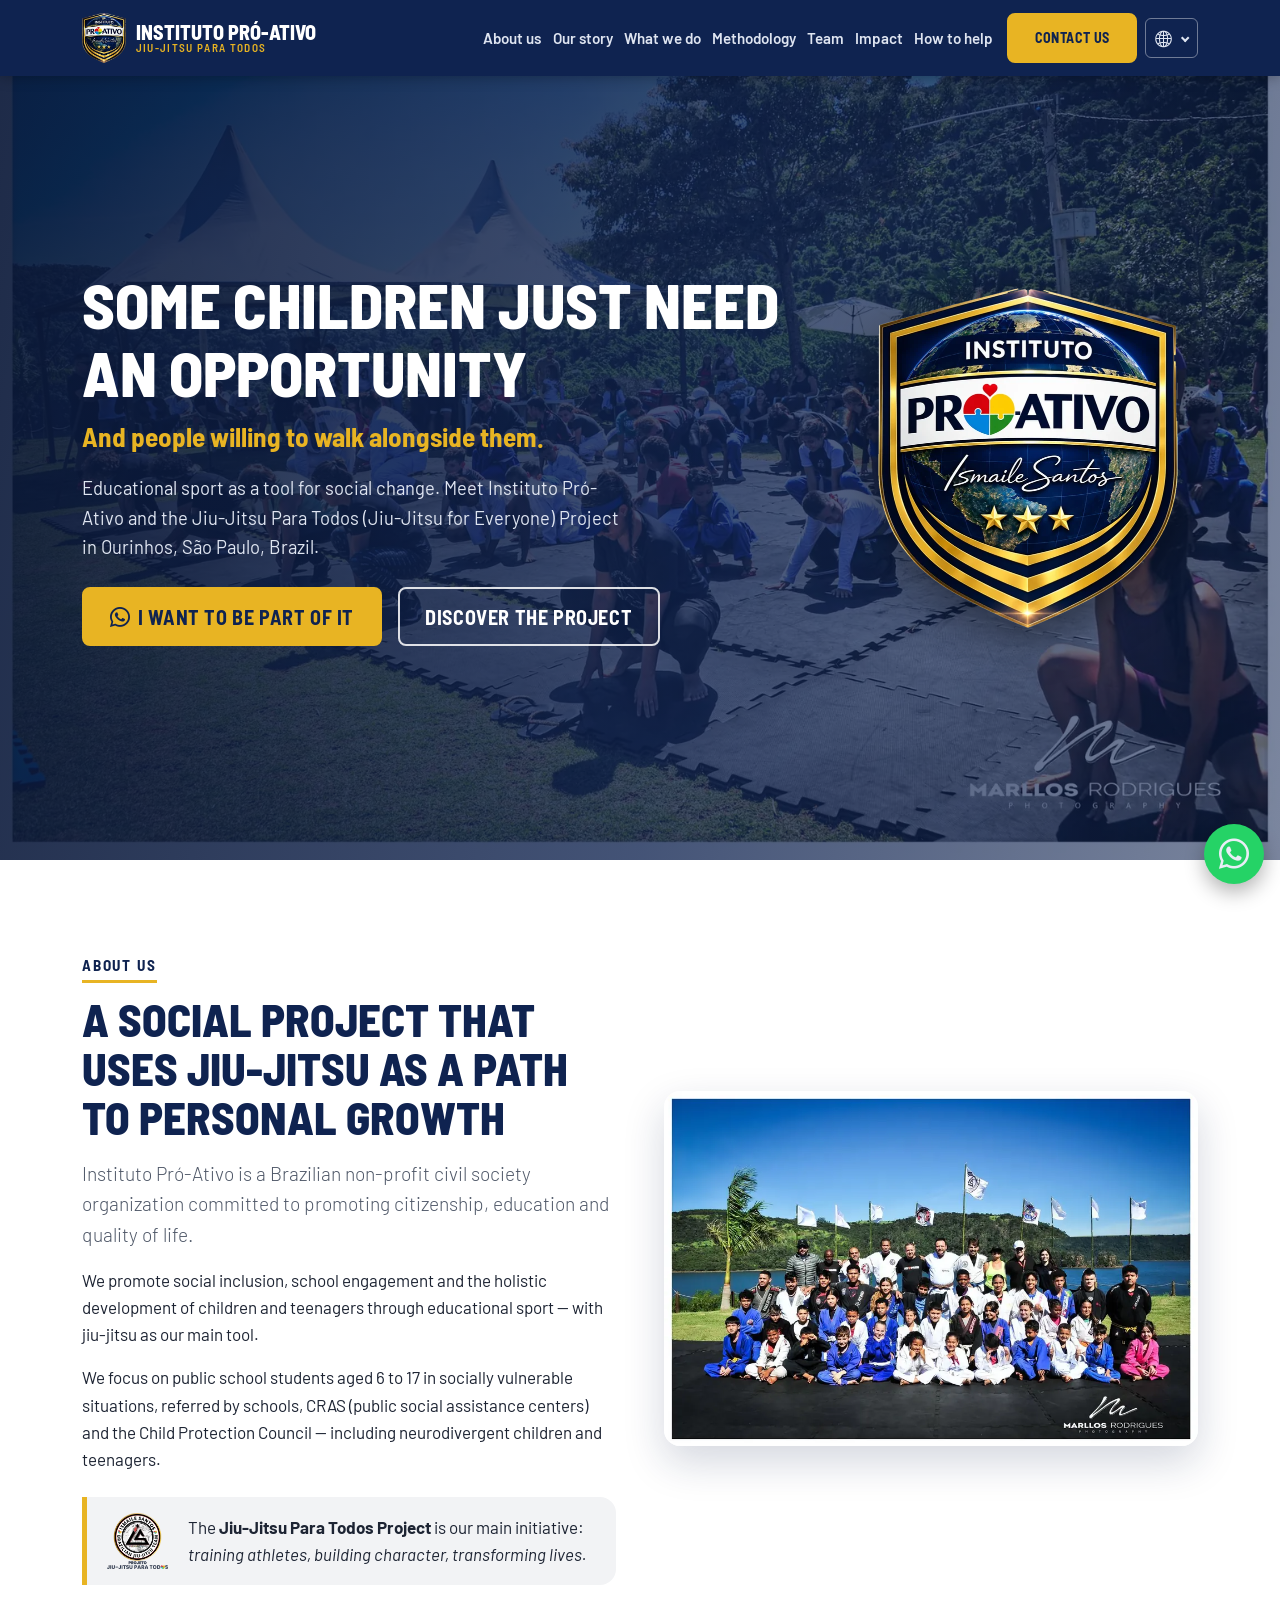
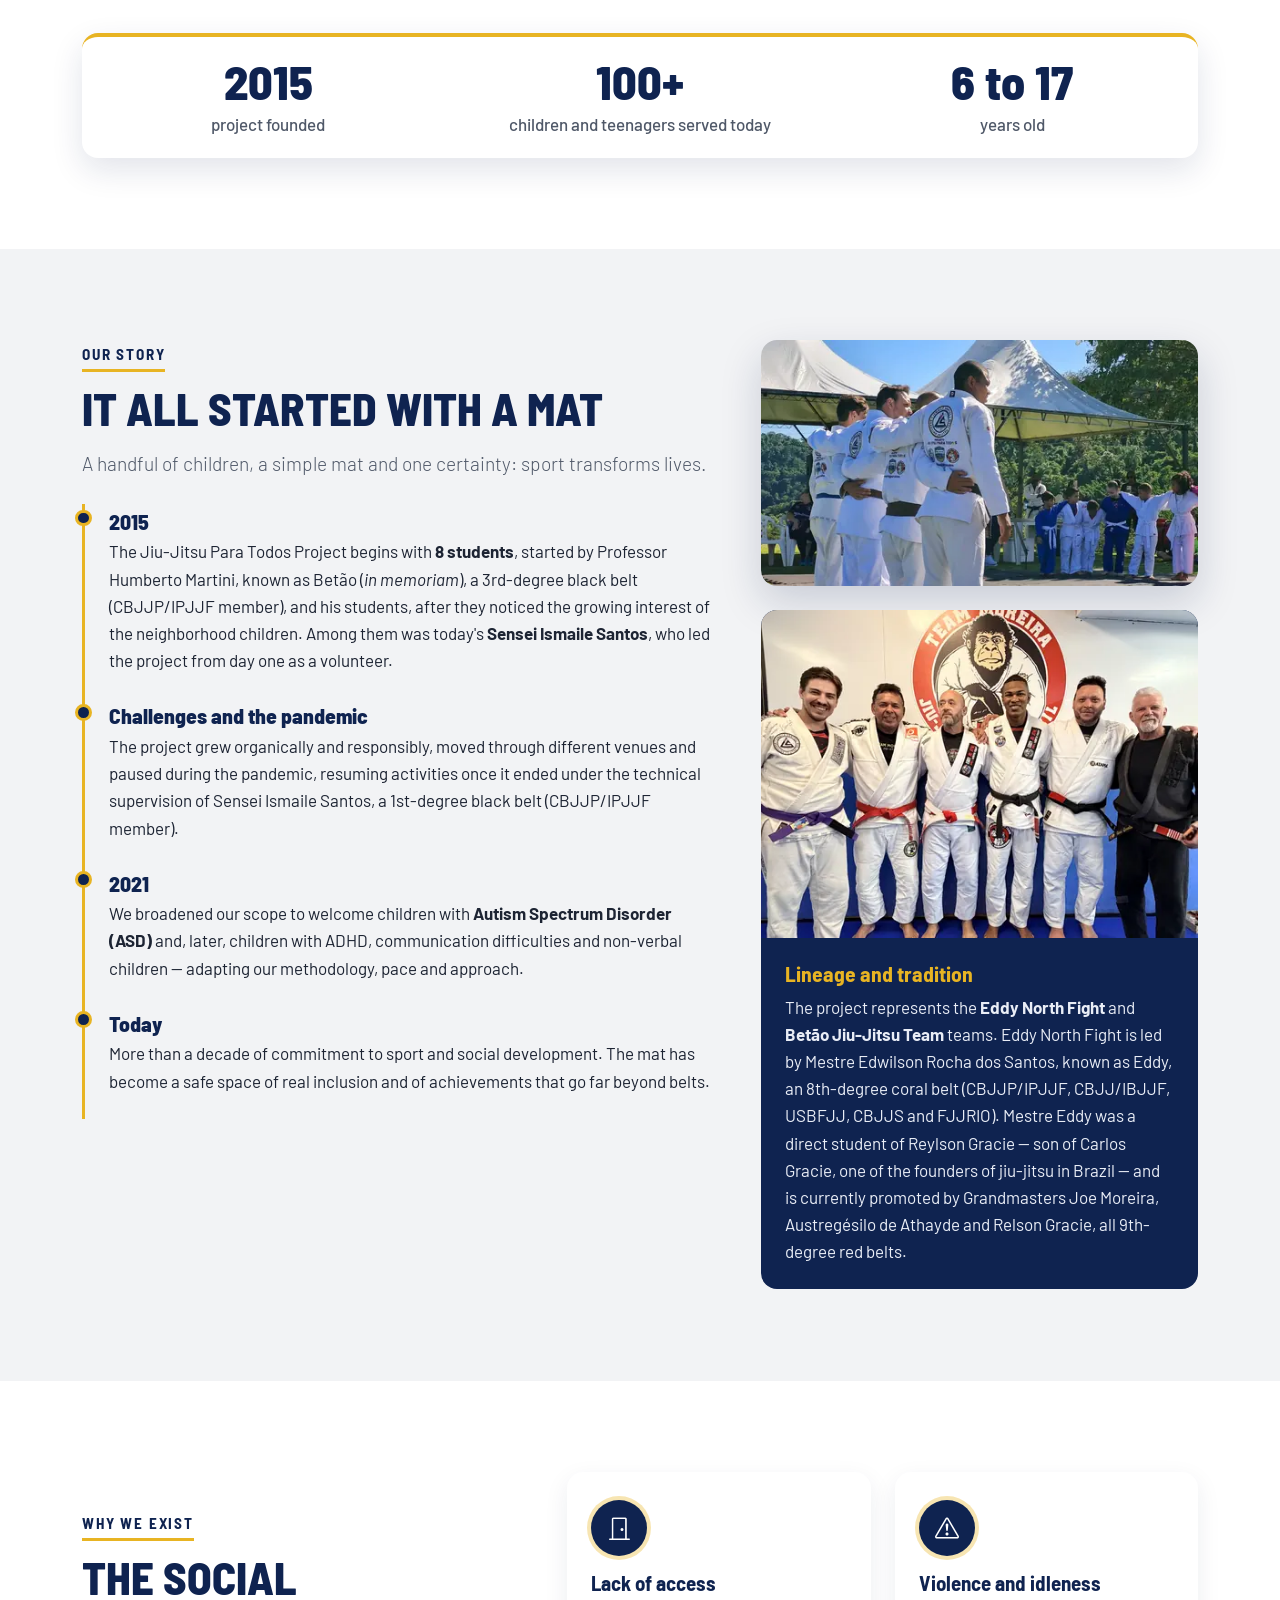
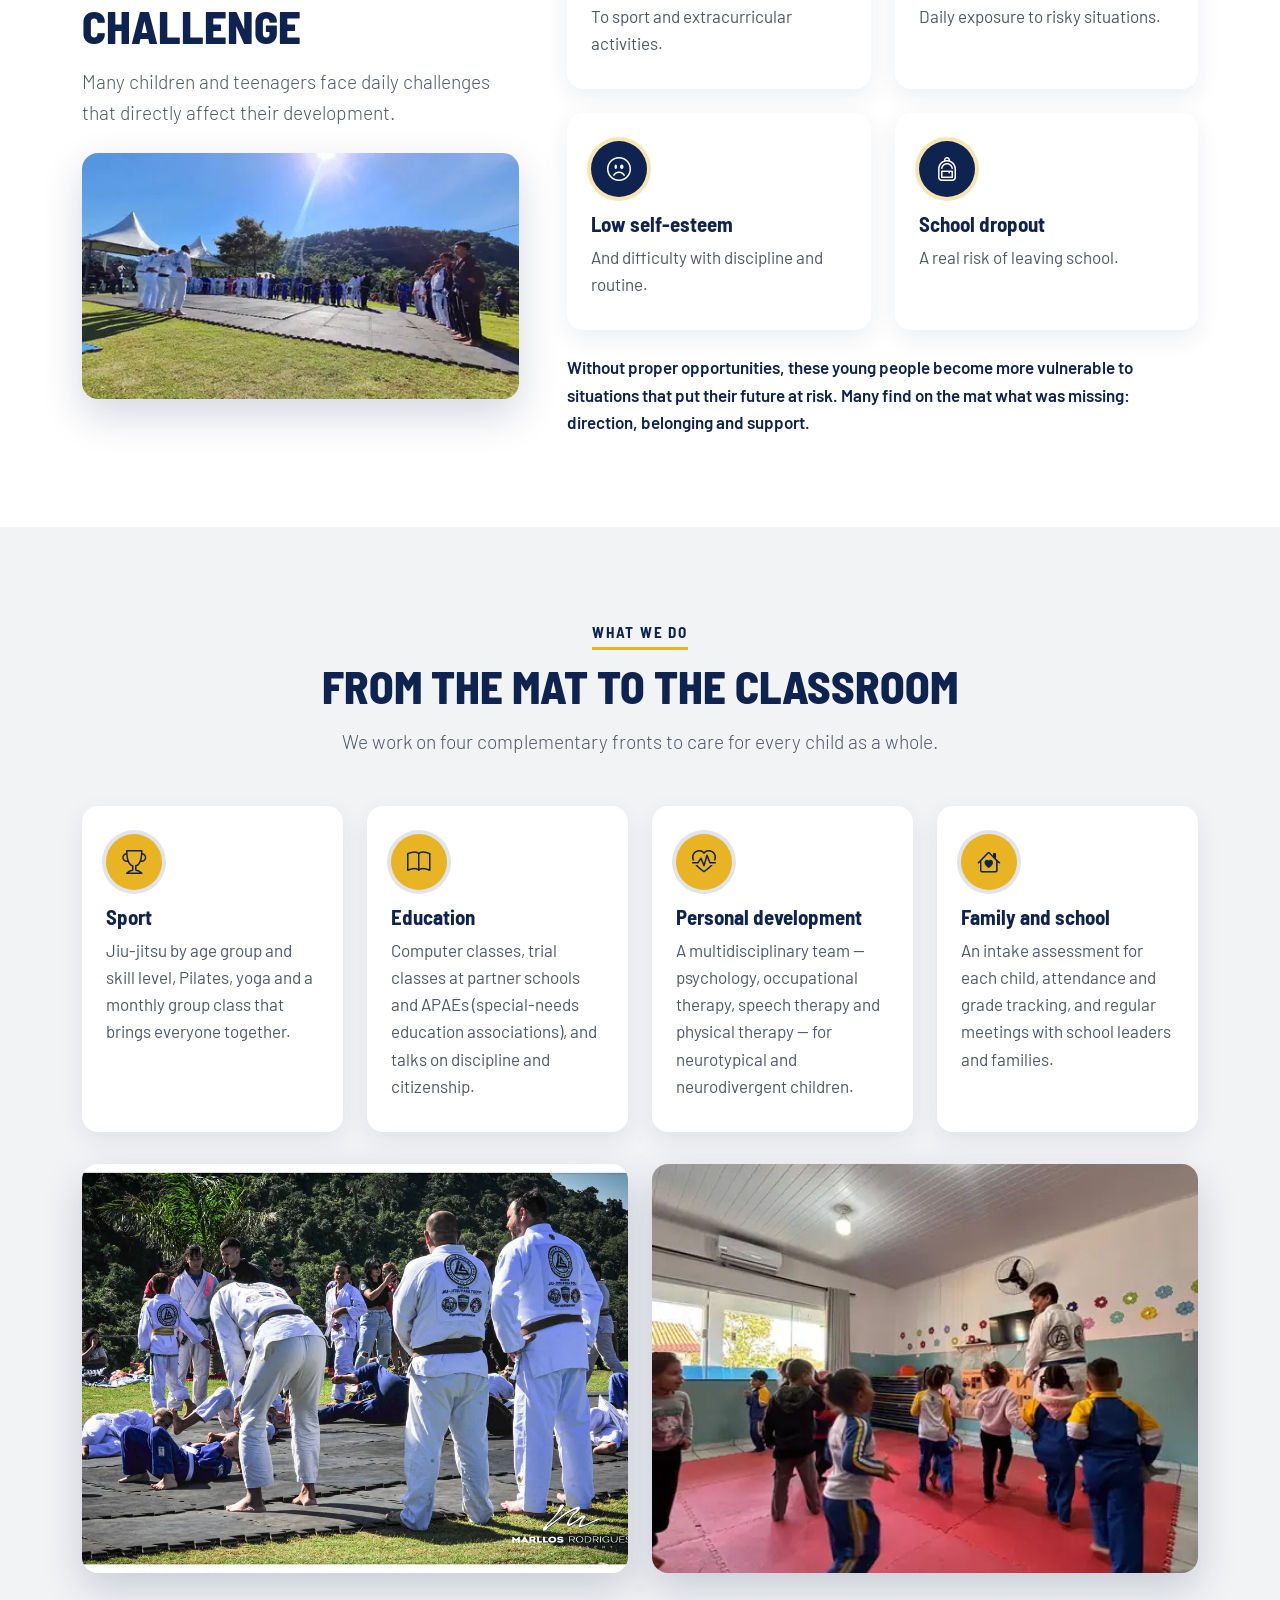
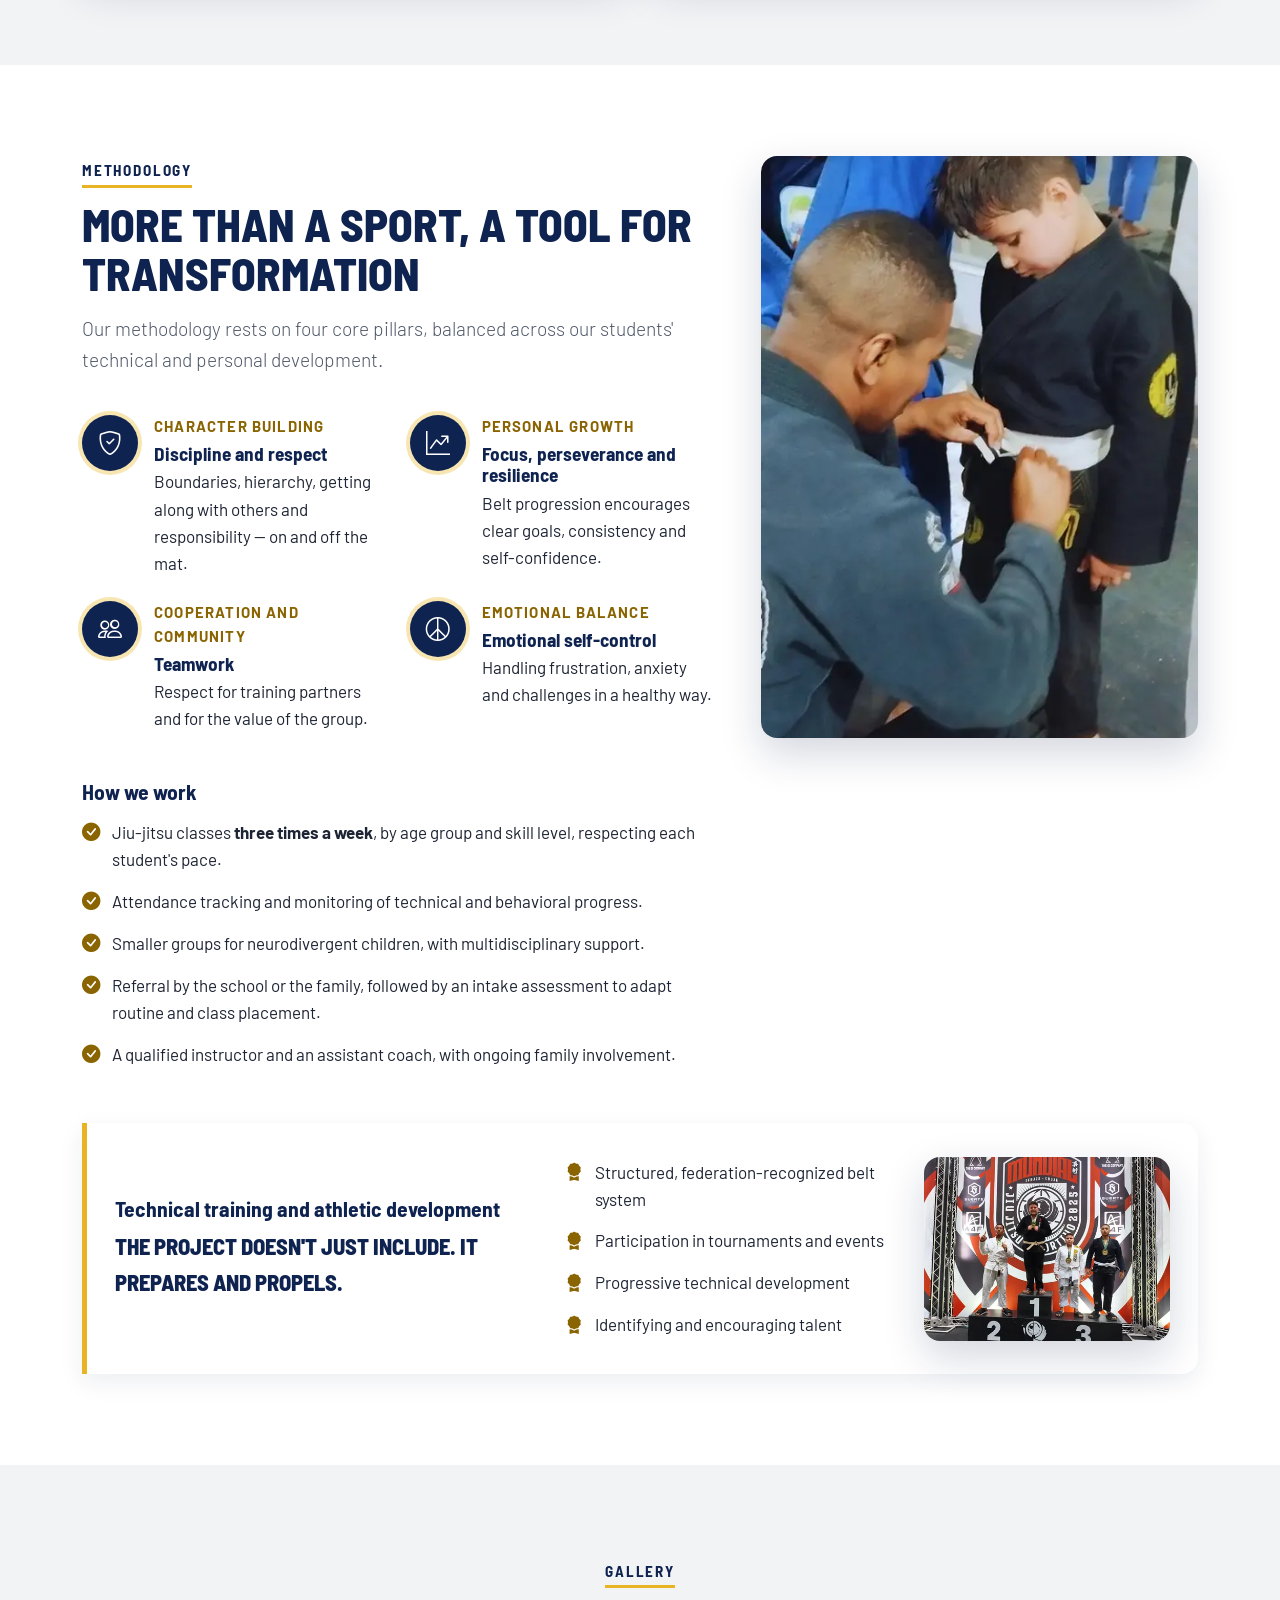
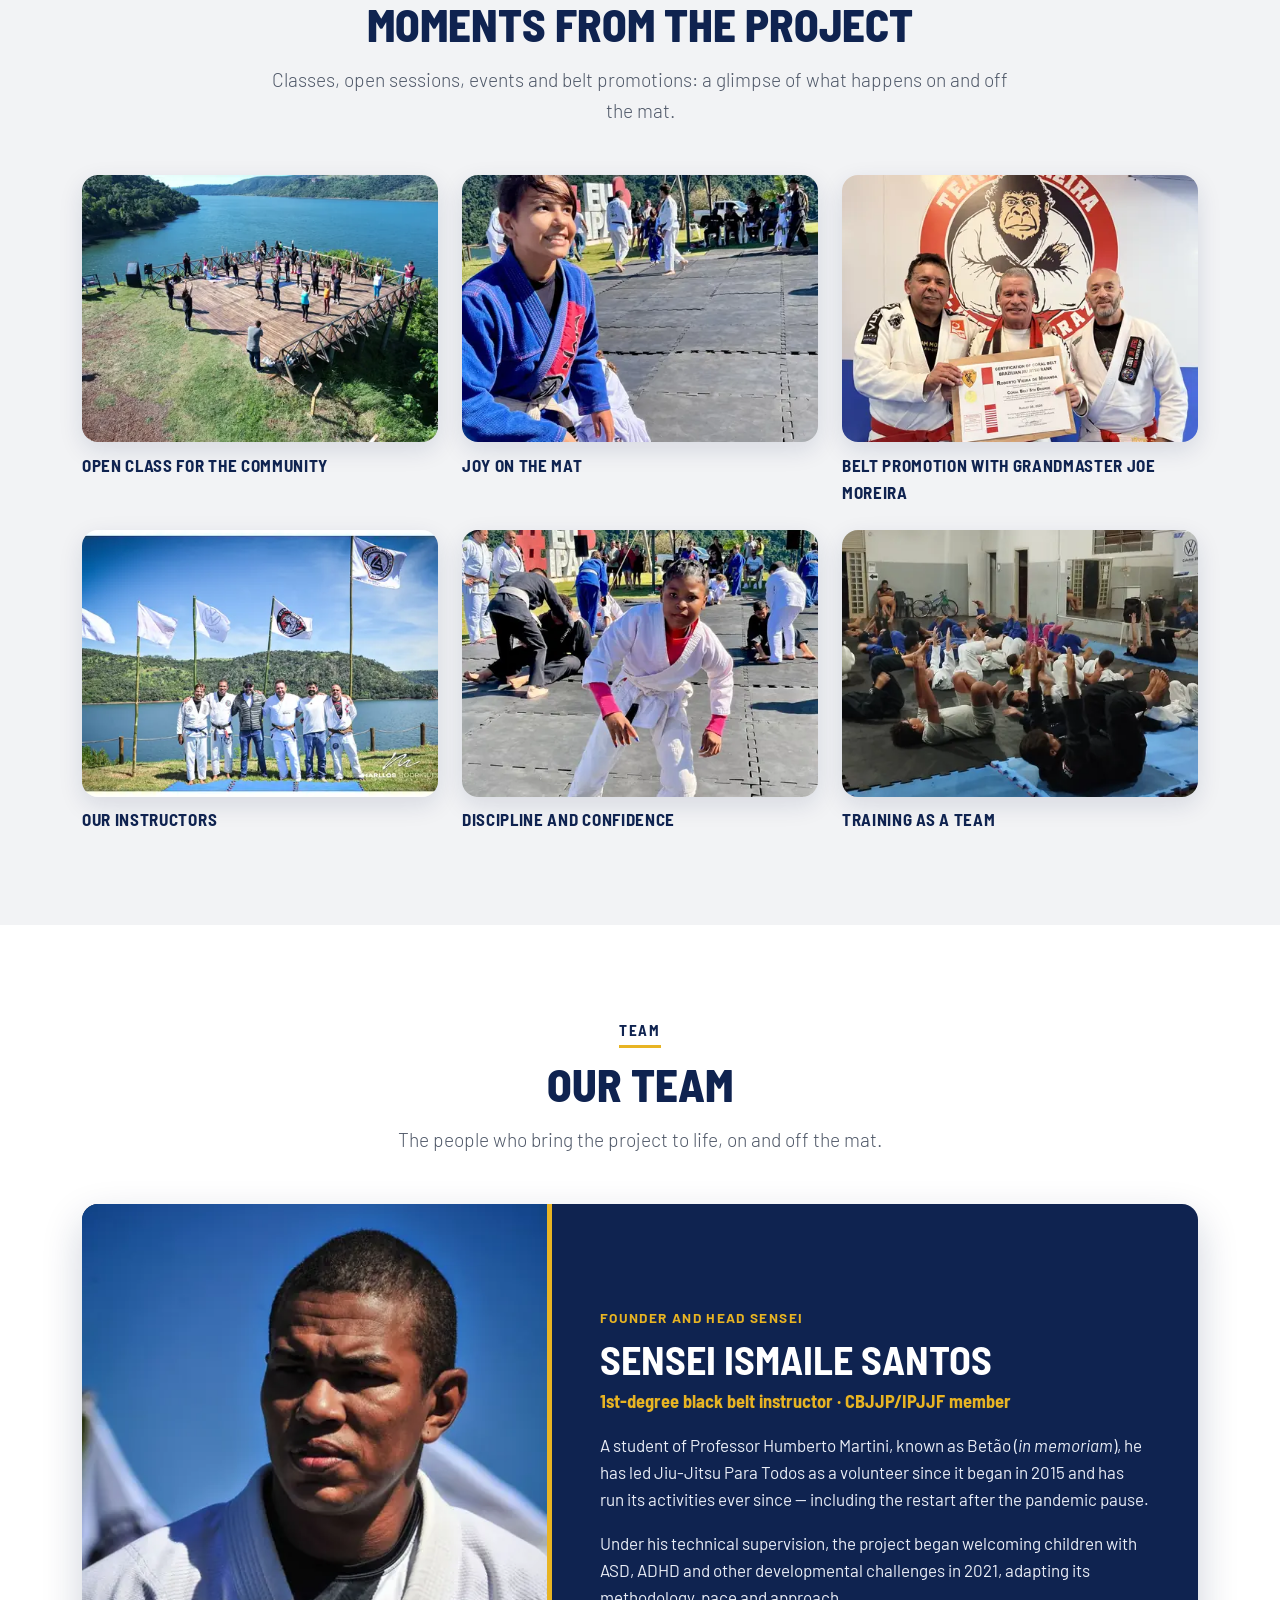
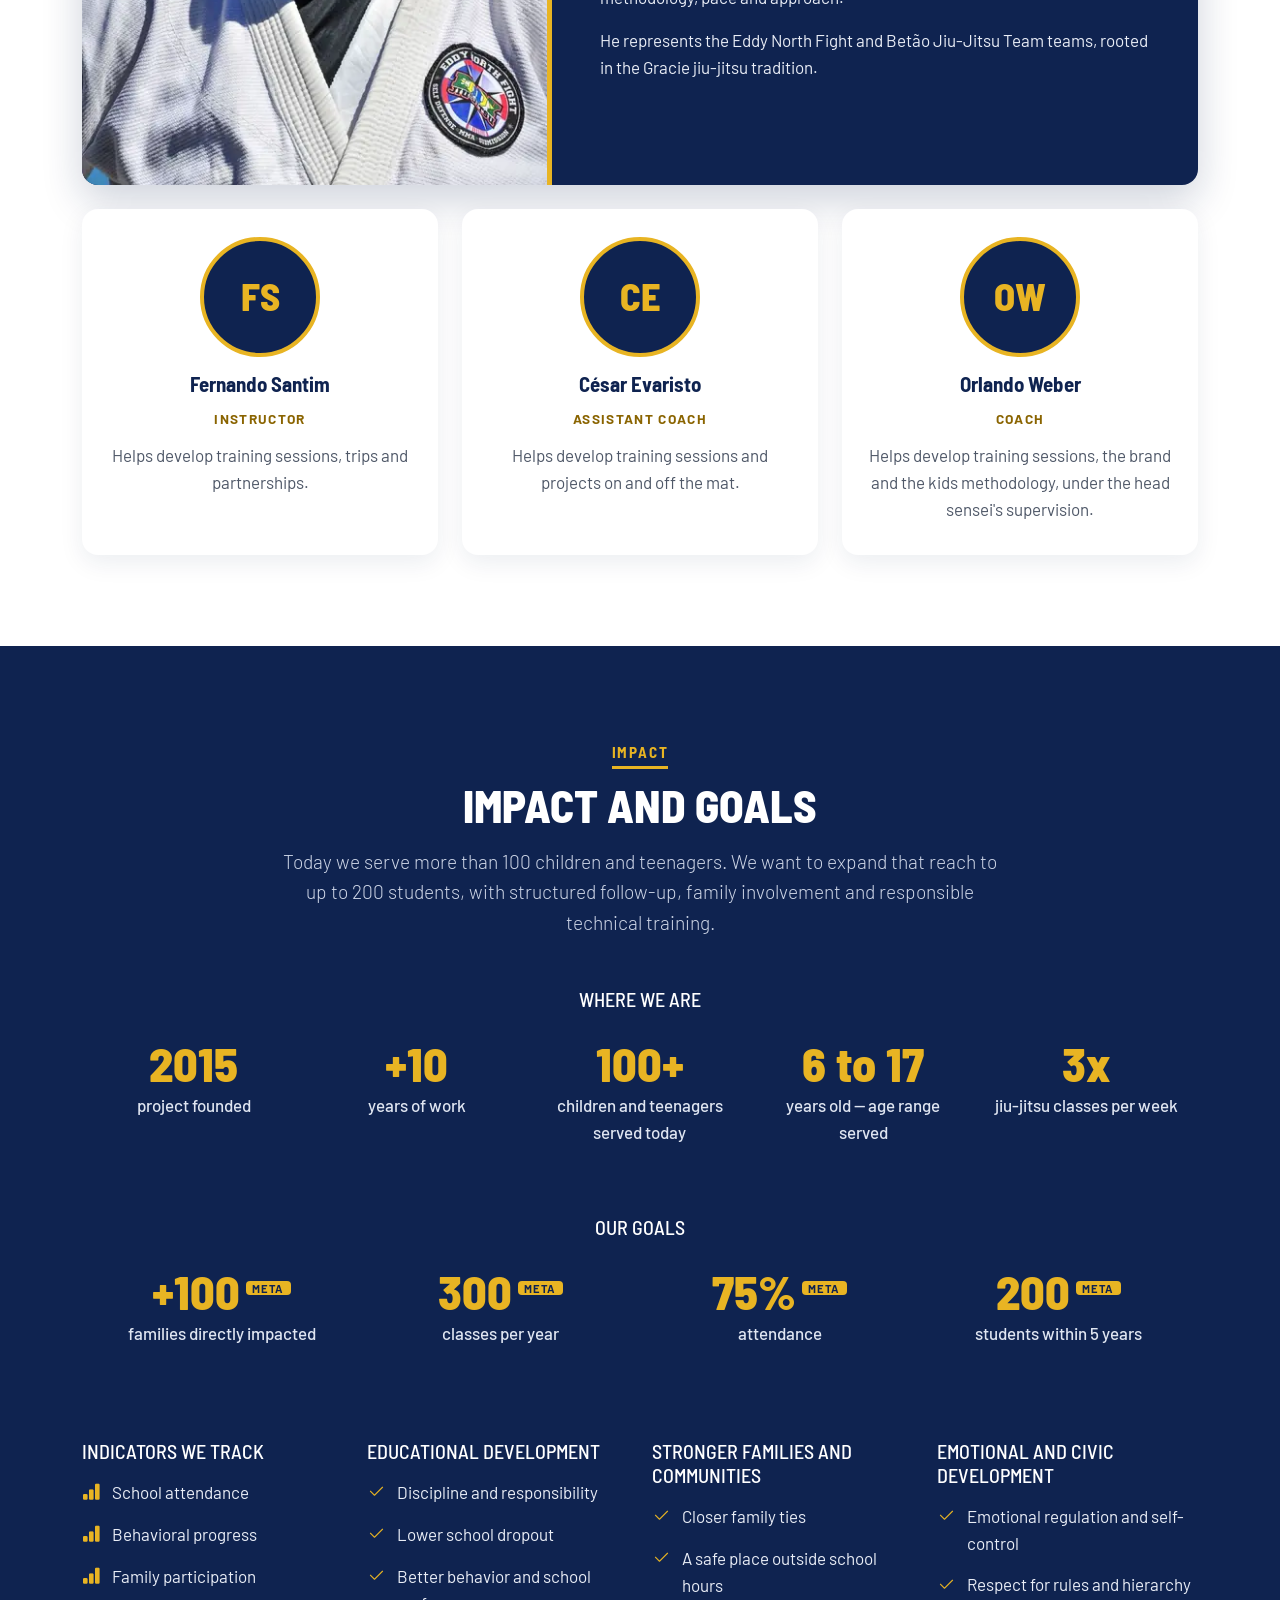
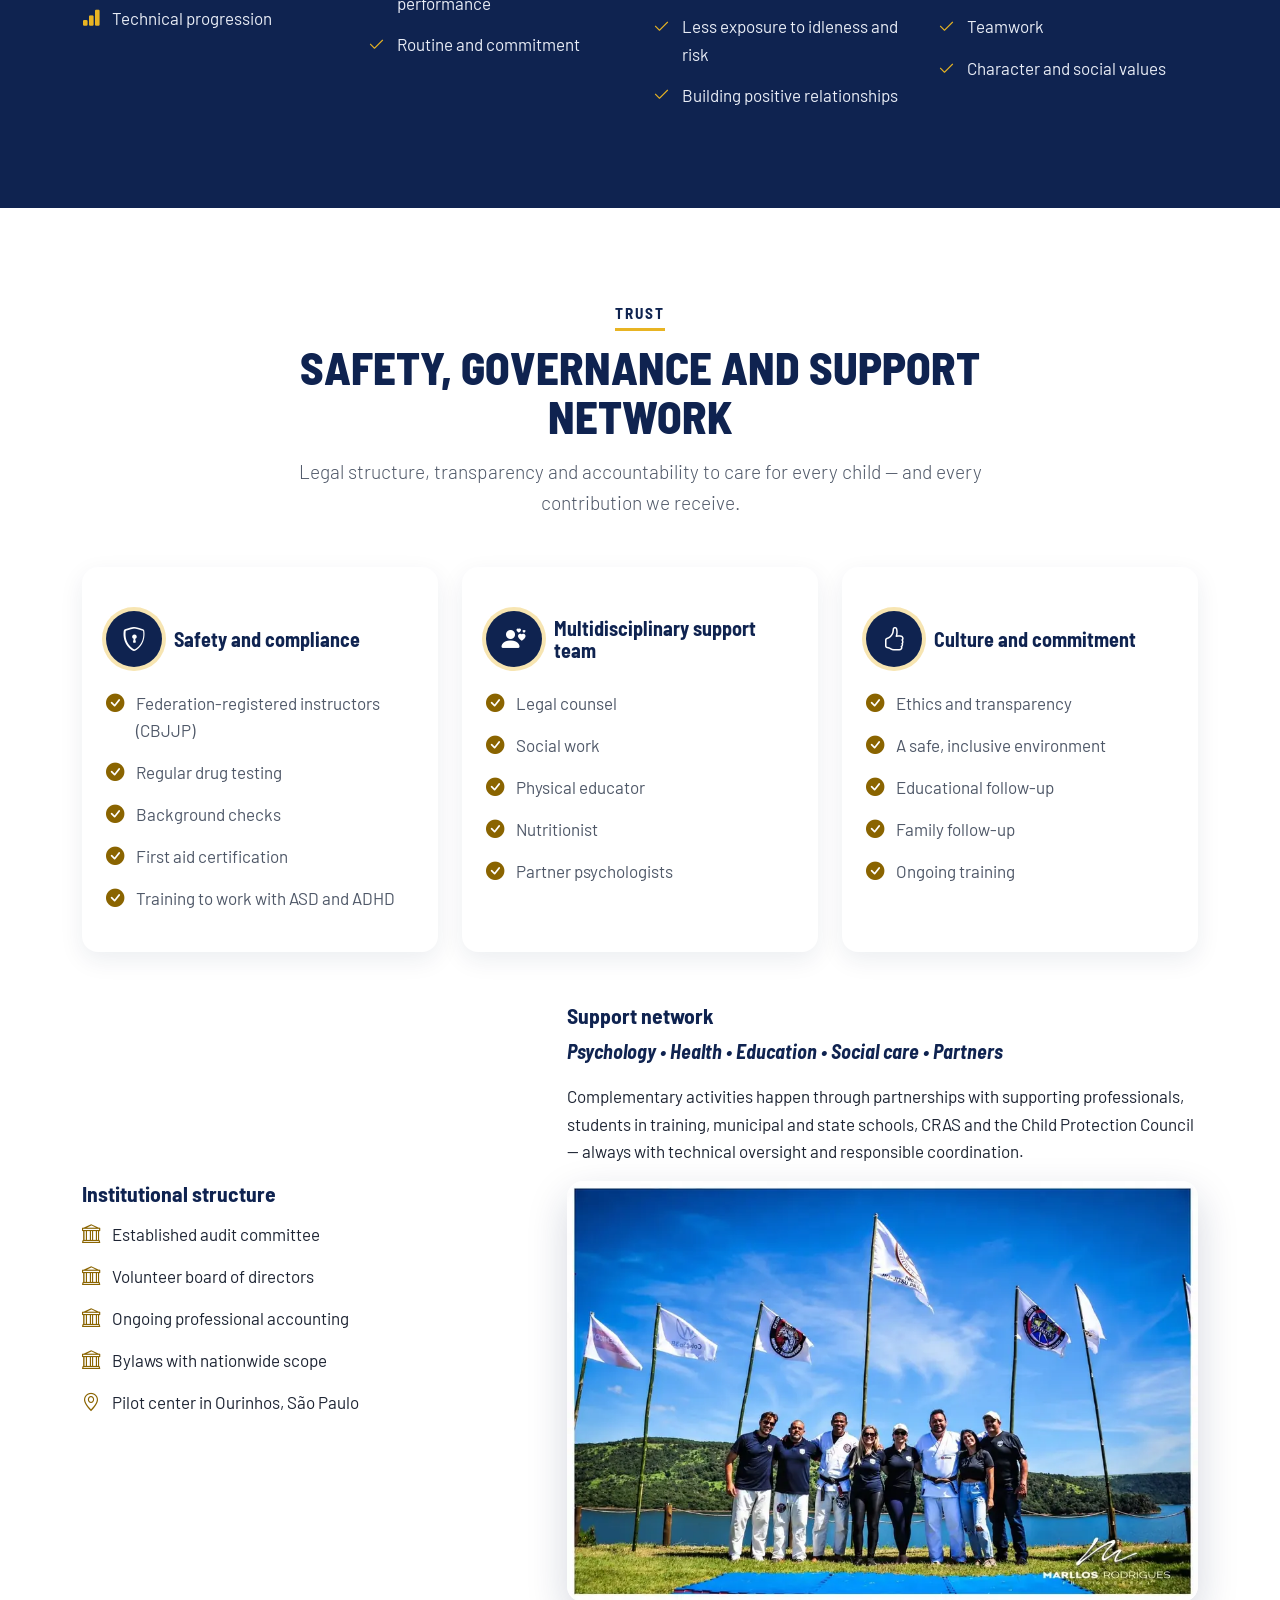
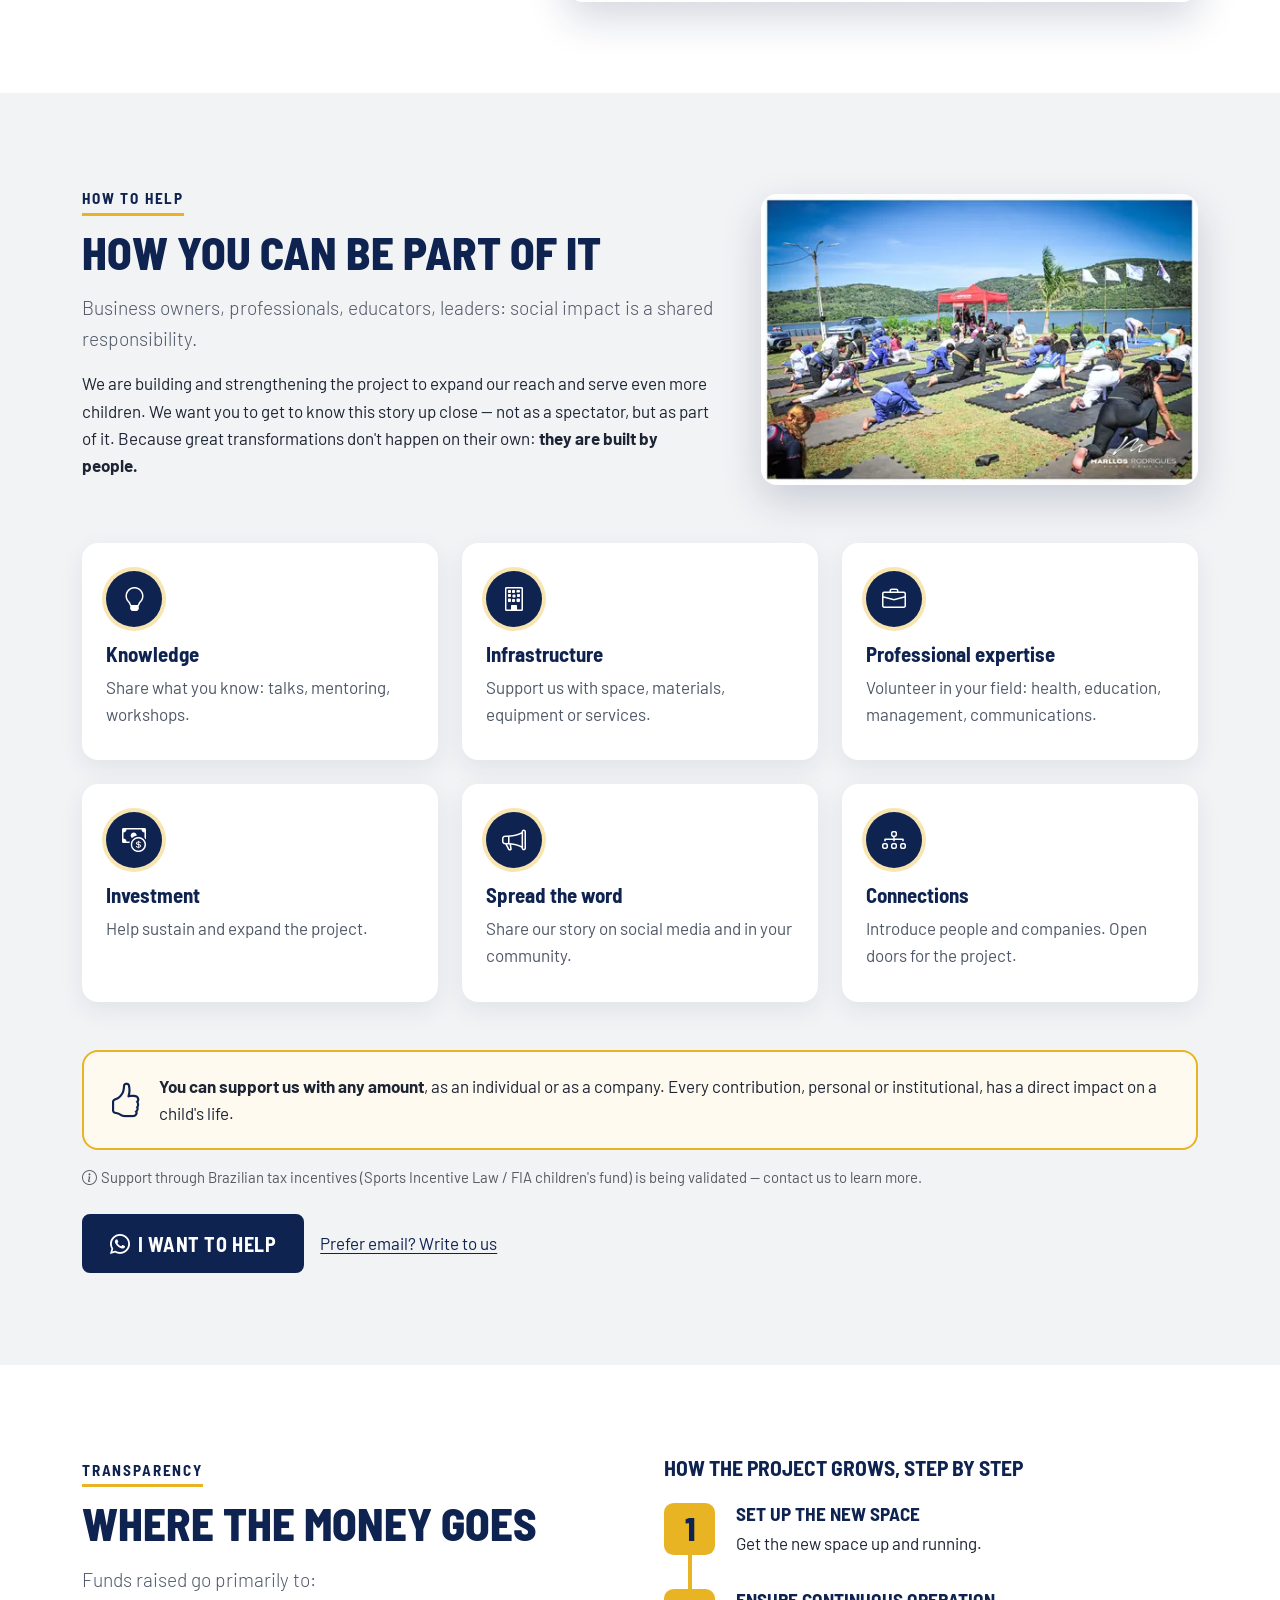
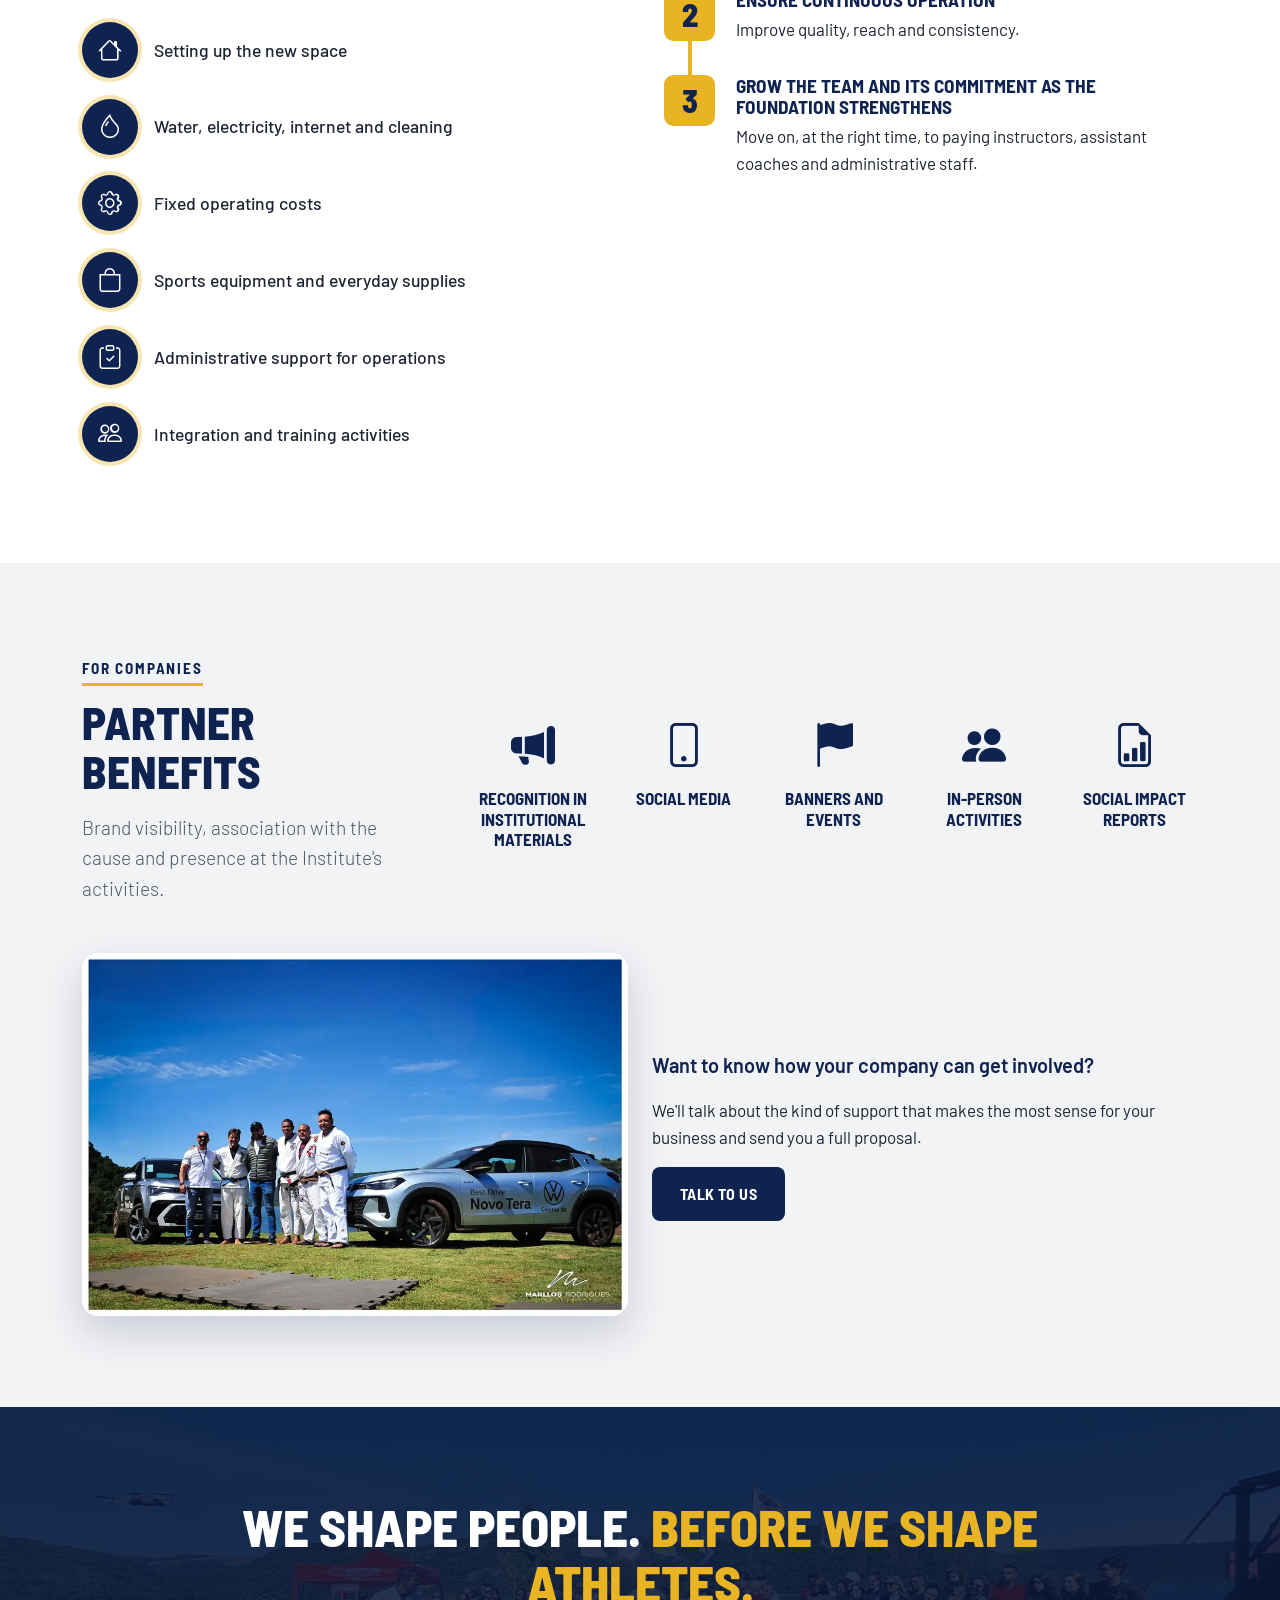
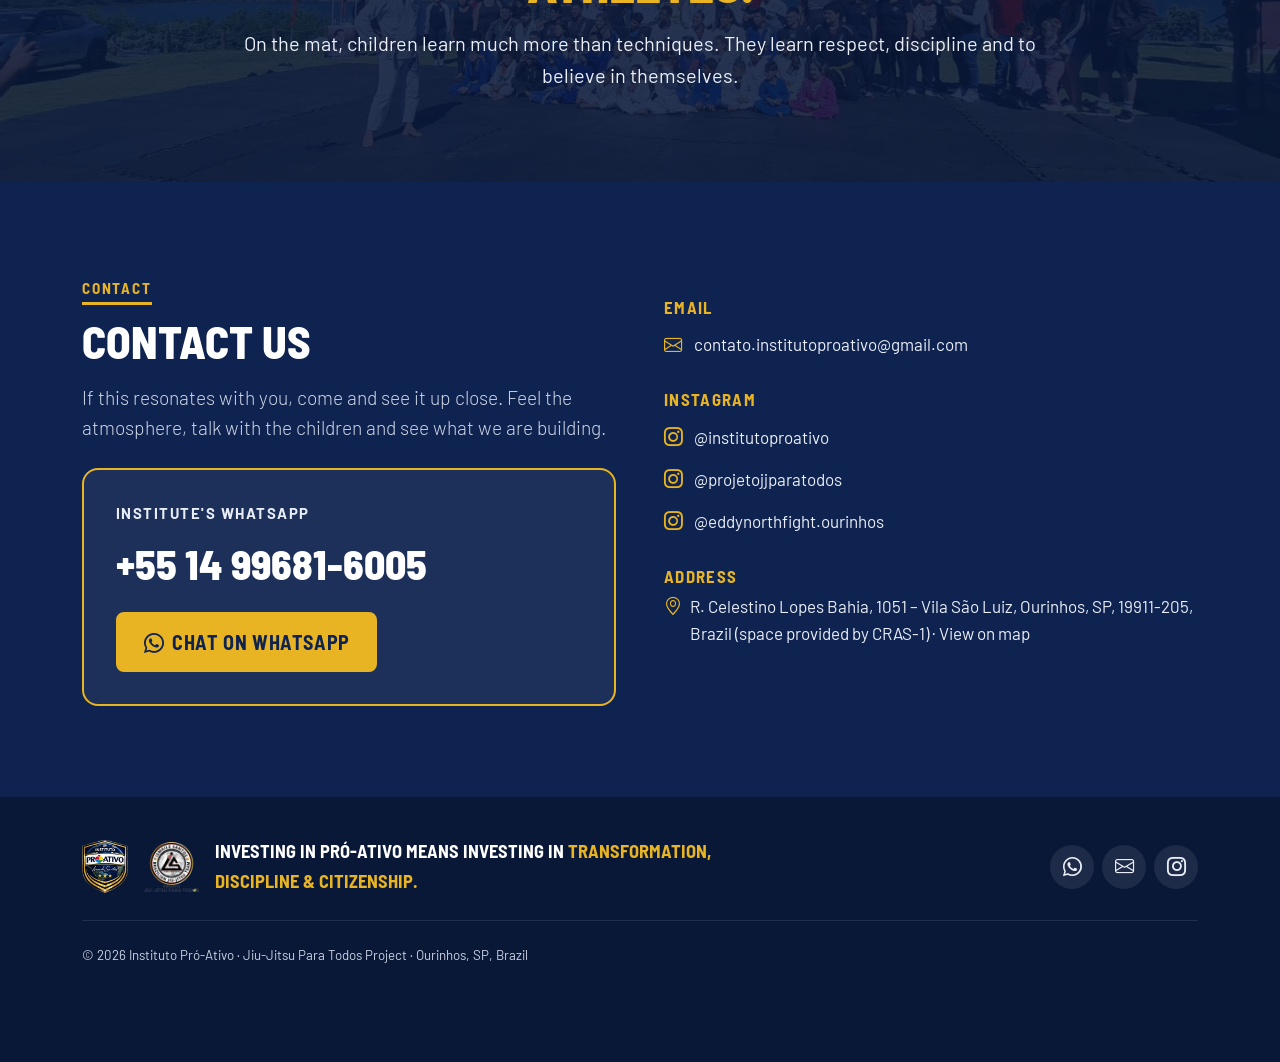
<file: site/en/index.html>
<!doctype html>
<!-- Versão em inglês. Ao mudar o texto em site/index.html, atualize também site/en/ e site/es/. -->
<html lang="en">
  <head>
    <meta charset="utf-8">
    <meta name="viewport" content="width=device-width, initial-scale=1">
    <title>Instituto Pró-Ativo – Jiu-Jitsu for Everyone in Ourinhos, Brazil</title>
    <meta name="description" content="Educational sport that changes lives: Instituto Pró-Ativo serves children and teenagers in Ourinhos, Brazil, through the Jiu-Jitsu Para Todos Project. Find out how to support.">
    <link rel="canonical" href="https://institutoproativo.com.br/en/">
    <!-- Versões em outros idiomas (manter igual em site/index.html, site/en/ e site/es/) -->
    <link rel="alternate" hreflang="pt-BR" href="https://institutoproativo.com.br/">
    <link rel="alternate" hreflang="en" href="https://institutoproativo.com.br/en/">
    <link rel="alternate" hreflang="es-419" href="https://institutoproativo.com.br/es/">
    <link rel="alternate" hreflang="x-default" href="https://institutoproativo.com.br/">
    <meta name="theme-color" content="#0F2350">

    <!-- Compartilhamento (Open Graph / Twitter) -->
    <meta property="og:type" content="website">
    <meta property="og:locale" content="en_US">
    <meta property="og:locale:alternate" content="pt_BR">
    <meta property="og:locale:alternate" content="es_LA">
    <meta property="og:site_name" content="Instituto Pró-Ativo">
    <meta property="og:title" content="Instituto Pró-Ativo – Jiu-Jitsu for Everyone">
    <meta property="og:description" content="Some children just need an opportunity. Meet the social project changing lives through sport in Ourinhos, Brazil.">
    <meta property="og:url" content="https://institutoproativo.com.br/en/">
    <meta property="og:image" content="https://institutoproativo.com.br/assets/brand/og-image.jpg">
    <meta property="og:image:width" content="1200">
    <meta property="og:image:height" content="630">
    <meta property="og:image:alt" content="Instituto Pró-Ativo crest and the words Jiu-Jitsu Para Todos">
    <meta name="twitter:card" content="summary_large_image">

    <!-- Ícones -->
    <link rel="icon" href="../favicon.ico" sizes="48x48">
    <link rel="icon" type="image/png" sizes="32x32" href="../assets/brand/icon-32.png">
    <link rel="apple-touch-icon" href="../assets/brand/apple-touch-icon.png">
    <link rel="manifest" href="../site.webmanifest">

    <!-- Fontes e Bootstrap -->
    <link rel="preconnect" href="https://cdn.jsdelivr.net" crossorigin>
    <link rel="preconnect" href="https://fonts.googleapis.com">
    <link rel="preconnect" href="https://fonts.gstatic.com" crossorigin>
    <link rel="stylesheet" href="https://fonts.googleapis.com/css2?family=Barlow+Semi+Condensed:wght@700;800&amp;family=Barlow:wght@400;500;600;700&amp;display=swap">
    <link rel="stylesheet" href="https://cdn.jsdelivr.net/npm/bootstrap@5.3.8/dist/css/bootstrap.min.css" integrity="sha384-sRIl4kxILFvY47J16cr9ZwB07vP4J8+LH7qKQnuqkuIAvNWLzeN8tE5YBujZqJLB" crossorigin="anonymous">
    <link rel="stylesheet" href="https://cdn.jsdelivr.net/npm/bootstrap-icons@1.13.1/font/bootstrap-icons.min.css" integrity="sha384-CK2SzKma4jA5H/MXDUU7i1TqZlCFaD4T01vtyDFvPlD97JQyS+IsSh1nI2EFbpyk" crossorigin="anonymous">
    <link rel="stylesheet" href="../css/styles.css">


    <script type="application/ld+json">
      {
        "@context": "https://schema.org",
        "@type": "NGO",
        "name": "Instituto Pró-Ativo",
        "url": "https://institutoproativo.com.br/en/",
        "logo": "https://institutoproativo.com.br/assets/brand/icon-512.png",
        "description": "Brazilian non-profit civil society organization that promotes social inclusion and the holistic development of children and teenagers through educational sport, with the Jiu-Jitsu Para Todos Project.",
        "email": "contato.institutoproativo@gmail.com",
        "telephone": "+55-14-99681-6005",
        "foundingDate": "2015",
        "address": {
          "@type": "PostalAddress",
          "streetAddress": "R. Celestino Lopes Bahia, 1051 - Vila São Luiz",
          "addressLocality": "Ourinhos",
          "addressRegion": "SP",
          "postalCode": "19911-205",
          "addressCountry": "BR"
        },
        "sameAs": [
          "https://www.instagram.com/institutoproativo/",
          "https://www.instagram.com/projetojjparatodos/"
        ]
      }
    </script>

    <!-- Estatística sem cookies (GoatCounter): painel em https://institutoproativo.goatcounter.com -->
    <script data-goatcounter="https://institutoproativo.goatcounter.com/count" async src="https://gc.zgo.at/count.js"></script>
  </head>

  <body data-bs-spy="scroll" data-bs-target="#menu-principal" data-bs-root-margin="-80px 0px -55%">
    <a class="skip-link" href="#conteudo">Skip to content</a>

    <!-- ================= CABEÇALHO ================= -->
    <header class="site-header">
      <nav class="navbar navbar-expand-xl fixed-top" aria-label="Main menu">
        <div class="container">
          <a class="navbar-brand" href="#inicio">
            <picture>
              <source type="image/webp" srcset="../assets/brand/brasao-160.webp">
              <img src="../assets/brand/brasao-160.png" alt="" width="44" height="50">
            </picture>
            <span>Instituto Pró-Ativo<small>Jiu-Jitsu Para Todos</small></span>
          </a>
          <button class="navbar-toggler" type="button" data-bs-toggle="collapse" data-bs-target="#menu-principal" aria-controls="menu-principal" aria-expanded="false" aria-label="Open menu">
            <span class="navbar-toggler-icon"></span>
          </button>
          <div class="collapse navbar-collapse" id="menu-principal">
            <ul class="navbar-nav ms-auto mb-2 mb-xl-0 align-items-xl-center">
              <li class="nav-item"><a class="nav-link" href="#quem-somos">About us</a></li>
              <li class="nav-item"><a class="nav-link" href="#historia">Our story</a></li>
              <li class="nav-item"><a class="nav-link" href="#o-que-fazemos">What we do</a></li>
              <li class="nav-item"><a class="nav-link" href="#metodologia">Methodology</a></li>
              <li class="nav-item"><a class="nav-link" href="#equipe">Team</a></li>
              <li class="nav-item"><a class="nav-link" href="#impacto">Impact</a></li>
              <li class="nav-item"><a class="nav-link" href="#como-apoiar">How to help</a></li>
              <li class="nav-item ms-xl-2"><a class="btn btn-gold btn-sm mt-2 mt-xl-0" href="#contato">Contact us</a></li>
              <!-- SELETOR DE IDIOMA: funciona sem JavaScript (details/summary) -->
              <li class="nav-item lang-item">
                <details class="lang-switch">
                  <summary><i class="bi bi-globe2" aria-hidden="true"></i>EN<span class="visually-hidden"> – Language: English</span></summary>
                  <ul class="lang-switch__menu">
                    <li><a href="../" hreflang="pt-BR" lang="pt-BR">Português</a></li>
                    <li><a href="./" hreflang="en" lang="en" aria-current="page">English</a></li>
                    <li><a href="../es/" hreflang="es-419" lang="es-419">Español</a></li>
                  </ul>
                </details>
              </li>
            </ul>
          </div>
        </div>
      </nav>
    </header>

    <main id="conteudo">
      <!-- ================= 1. HERO ================= -->
      <section id="inicio" class="hero" aria-labelledby="titulo-inicio">
        <picture class="hero__bg">
          <source type="image/webp" srcset="../assets/img/hero-aulao-480.webp 480w, ../assets/img/hero-aulao-960.webp 960w, ../assets/img/hero-aulao-1600.webp 1600w" sizes="100vw">
          <img src="../assets/img/hero-aulao-960.jpg" srcset="../assets/img/hero-aulao-480.jpg 480w, ../assets/img/hero-aulao-960.jpg 960w, ../assets/img/hero-aulao-1600.jpg 1600w" sizes="100vw" width="1600" height="1065" alt="" fetchpriority="high" decoding="async">
        </picture>
        <div class="container">
          <div class="row align-items-center g-4 g-lg-5">
            <div class="col-lg-8 order-2 order-lg-1">
              <h1 id="titulo-inicio">Some children just need an opportunity</h1>
              <p class="hero__complement">And people willing to walk alongside them.</p>
              <p class="hero__subtitle">Educational sport as a tool for social change. Meet Instituto Pró-Ativo and the Jiu-Jitsu Para Todos (Jiu-Jitsu for Everyone) Project in Ourinhos, São Paulo, Brazil.</p>
              <div class="d-flex flex-wrap gap-3 mt-4">
                <a class="btn btn-gold btn-lg" href="https://wa.me/5514996816005?text=Hello%21%20I%20found%20Instituto%20Pr%C3%B3-Ativo%20through%20the%20website%20and%20would%20like%20to%20know%20more." target="_blank" rel="noopener" data-goatcounter-click="whatsapp-hero-en">
                  <i class="bi bi-whatsapp me-2" aria-hidden="true"></i>I want to be part of it<span class="visually-hidden"> (WhatsApp, opens in a new tab)</span>
                </a>
                <a class="btn btn-outline-light-pa btn-lg" href="#quem-somos">Discover the project</a>
              </div>
            </div>
            <div class="col-lg-4 order-1 order-lg-2 text-center">
              <picture>
                <source type="image/webp" srcset="../assets/brand/brasao.webp">
                <img class="hero__logo" src="../assets/brand/brasao.png" width="600" height="679" alt="Instituto Pró-Ativo crest — Ismaile Santos">
              </picture>
            </div>
          </div>
        </div>
      </section>

      <!-- ================= 2. QUEM SOMOS ================= -->
      <section id="quem-somos" class="section" aria-labelledby="titulo-quem-somos">
        <div class="container">
          <div class="row g-4 g-lg-5 align-items-center">
            <div class="col-lg-6">
              <span class="eyebrow">About us</span>
              <h2 id="titulo-quem-somos">A social project that uses jiu-jitsu as a path to personal growth</h2>
              <p class="lead">Instituto Pró-Ativo is a Brazilian non-profit civil society organization committed to promoting citizenship, education and quality of life.</p>
              <p>We promote social inclusion, school engagement and the holistic development of children and teenagers through educational sport — with jiu-jitsu as our main tool.</p>
              <p>We focus on public school students aged 6 to 17 in socially vulnerable situations, referred by schools, CRAS (public social assistance centers) and the Child Protection Council — including neurodivergent children and teenagers.</p>
              <div class="project-highlight mt-4">
                <picture>
                  <source type="image/webp" srcset="../assets/brand/logo-jjpt-240.webp 240w, ../assets/brand/logo-jjpt-480.webp 480w" sizes="120px">
                  <img src="../assets/brand/logo-jjpt-240.png" srcset="../assets/brand/logo-jjpt-240.png 240w, ../assets/brand/logo-jjpt-480.png 480w" sizes="120px" width="240" height="219" alt="Jiu-Jitsu Para Todos Project logo — Ismaile Santos Brazilian Jiu-Jitsu Team" loading="lazy" decoding="async">
                </picture>
                <p class="mb-0">The <strong>Jiu-Jitsu Para Todos Project</strong> is our main initiative: <em>training athletes, building character, transforming lives.</em></p>
              </div>
            </div>
            <div class="col-lg-6">
              <div class="section-photo">
                <picture>
                  <source type="image/webp" srcset="../assets/img/turma-represa-480.webp 480w, ../assets/img/turma-represa-960.webp 960w, ../assets/img/turma-represa-1280.webp 1280w" sizes="(min-width: 992px) 540px, 100vw">
                  <img src="../assets/img/turma-represa-960.jpg" srcset="../assets/img/turma-represa-480.jpg 480w, ../assets/img/turma-represa-960.jpg 960w, ../assets/img/turma-represa-1280.jpg 1280w" sizes="(min-width: 992px) 540px, 100vw" width="1280" height="851" alt="Project students in their gis gathered with instructors and volunteers at an outdoor open class by the reservoir" loading="lazy" decoding="async">
                </picture>
              </div>
            </div>
          </div>

          <!-- NÚMEROS DE IMPACTO: atualizar também em #impacto -->
          <div class="stat-strip row row-cols-1 row-cols-sm-3 g-0 mt-5">
            <div class="col stat"><span class="stat__value">2015</span><span class="stat__label">project founded</span></div>
            <div class="col stat"><span class="stat__value">100+</span><span class="stat__label">children and teenagers served today</span></div>
            <div class="col stat"><span class="stat__value">6 to 17</span><span class="stat__label">years old</span></div>
          </div>
        </div>
      </section>

      <!-- ================= 3. NOSSA HISTÓRIA ================= -->
      <section id="historia" class="section section--alt" aria-labelledby="titulo-historia">
        <div class="container">
          <div class="row g-4 g-lg-5">
            <div class="col-lg-7">
              <span class="eyebrow">Our story</span>
              <h2 id="titulo-historia">It all started with a mat</h2>
              <p class="lead">A handful of children, a simple mat and one certainty: sport transforms lives.</p>
              <ol class="timeline mt-4">
                <li>
                  <span class="timeline__year">2015</span>
                  The Jiu-Jitsu Para Todos Project begins with <strong>8 students</strong>, started by Professor Humberto Martini, known as Betão (<em>in memoriam</em>), a 3rd-degree black belt (CBJJP/IPJJF member), and his students, after they noticed the growing interest of the neighborhood children. Among them was today's <strong>Sensei Ismaile Santos</strong>, who led the project from day one as a volunteer.
                </li>
                <li>
                  <span class="timeline__year">Challenges and the pandemic</span>
                  The project grew organically and responsibly, moved through different venues and paused during the pandemic, resuming activities once it ended under the technical supervision of Sensei Ismaile Santos, a 1st-degree black belt (CBJJP/IPJJF member).
                </li>
                <li>
                  <span class="timeline__year">2021</span>
                  We broadened our scope to welcome children with <strong>Autism Spectrum Disorder (ASD)</strong> and, later, children with ADHD, communication difficulties and non-verbal children — adapting our methodology, pace and approach.
                </li>
                <li>
                  <span class="timeline__year">Today</span>
                  More than a decade of commitment to sport and social development. The mat has become a safe space of real inclusion and of achievements that go far beyond belts.
                </li>
              </ol>
            </div>
            <div class="col-lg-5">
              <div class="section-photo mb-4">
                <picture>
                  <source type="image/webp" srcset="../assets/img/historia-professores-480.webp 480w, ../assets/img/historia-professores-960.webp 960w" sizes="(min-width: 992px) 450px, 100vw">
                  <img src="../assets/img/historia-professores-960.jpg" srcset="../assets/img/historia-professores-480.jpg 480w, ../assets/img/historia-professores-960.jpg 960w" sizes="(min-width: 992px) 450px, 100vw" width="960" height="540" alt="Project instructors with their arms around each other, seen from behind, the Jiu-Jitsu Para Todos logo on their gis, facing children sitting in a circle on the mat" loading="lazy" decoding="async">
                </picture>
              </div>
              <div class="lineage">
                <picture>
                  <source type="image/webp" srcset="../assets/img/linhagem-seminario-480.webp 480w, ../assets/img/linhagem-seminario-960.webp 960w" sizes="(min-width: 992px) 450px, 100vw">
                  <img class="w-100" src="../assets/img/linhagem-seminario-960.jpg" srcset="../assets/img/linhagem-seminario-480.jpg 480w, ../assets/img/linhagem-seminario-960.jpg 960w" sizes="(min-width: 992px) 450px, 100vw" width="960" height="720" alt="Black belts and coral belts gathered at the Team Moreira academy during a seminar and belt ceremony with Grandmaster Joe Moreira" loading="lazy" decoding="async">
                </picture>
                <div class="p-4">
                  <h3>Lineage and tradition</h3>
                  <p class="mb-0">The project represents the <strong>Eddy North Fight</strong> and <strong>Betão Jiu-Jitsu Team</strong> teams. Eddy North Fight is led by Mestre Edwilson Rocha dos Santos, known as Eddy, an 8th-degree coral belt (CBJJP/IPJJF, CBJJ/IBJJF, USBFJJ, CBJJS and FJJRIO). Mestre Eddy was a direct student of Reylson Gracie — son of Carlos Gracie, one of the founders of jiu-jitsu in Brazil — and is currently promoted by Grandmasters Joe Moreira, Austregésilo de Athayde and Relson Gracie, all 9th-degree red belts.</p>
                </div>
              </div>
            </div>
          </div>
        </div>
      </section>

      <!-- ================= 4. O DESAFIO SOCIAL ================= -->
      <section id="desafio" class="section" aria-labelledby="titulo-desafio">
        <div class="container">
          <div class="row g-4 g-lg-5 align-items-center">
            <div class="col-lg-5">
              <span class="eyebrow">Why we exist</span>
              <h2 id="titulo-desafio">The social challenge</h2>
              <p class="lead">Many children and teenagers face daily challenges that directly affect their development.</p>
              <div class="section-photo d-none d-lg-block mt-4">
                <picture>
                  <source type="image/webp" srcset="../assets/img/desafio-aulao-480.webp 480w, ../assets/img/desafio-aulao-960.webp 960w" sizes="420px">
                  <img src="../assets/img/desafio-aulao-960.jpg" srcset="../assets/img/desafio-aulao-480.jpg 480w, ../assets/img/desafio-aulao-960.jpg 960w" sizes="420px" width="960" height="540" alt="Dozens of children and young people in gis lined up around the mat during an outdoor open class" loading="lazy" decoding="async">
                </picture>
              </div>
            </div>
            <div class="col-lg-7">
              <div class="row row-cols-1 row-cols-sm-2 g-4">
                <div class="col">
                  <div class="pa-card">
                    <span class="card-icon"><i class="bi bi-door-closed" aria-hidden="true"></i></span>
                    <h3>Lack of access</h3>
                    <p>To sport and extracurricular activities.</p>
                  </div>
                </div>
                <div class="col">
                  <div class="pa-card">
                    <span class="card-icon"><i class="bi bi-exclamation-triangle" aria-hidden="true"></i></span>
                    <h3>Violence and idleness</h3>
                    <p>Daily exposure to risky situations.</p>
                  </div>
                </div>
                <div class="col">
                  <div class="pa-card">
                    <span class="card-icon"><i class="bi bi-emoji-frown" aria-hidden="true"></i></span>
                    <h3>Low self-esteem</h3>
                    <p>And difficulty with discipline and routine.</p>
                  </div>
                </div>
                <div class="col">
                  <div class="pa-card">
                    <span class="card-icon"><i class="bi bi-backpack" aria-hidden="true"></i></span>
                    <h3>School dropout</h3>
                    <p>A real risk of leaving school.</p>
                  </div>
                </div>
              </div>
              <p class="mt-4 mb-0 fw-semibold text-navy">Without proper opportunities, these young people become more vulnerable to situations that put their future at risk. Many find on the mat what was missing: direction, belonging and support.</p>
            </div>
          </div>
        </div>
      </section>

      <!-- ================= 5. O QUE FAZEMOS ================= -->
      <section id="o-que-fazemos" class="section section--alt" aria-labelledby="titulo-o-que-fazemos">
        <div class="container">
          <div class="text-center mx-auto mb-5" style="max-width: 46rem;">
            <span class="eyebrow">What we do</span>
            <h2 id="titulo-o-que-fazemos">From the mat to the classroom</h2>
            <p class="lead mb-0">We work on four complementary fronts to care for every child as a whole.</p>
          </div>
          <div class="row row-cols-1 row-cols-md-2 row-cols-xl-4 g-4">
            <div class="col">
              <div class="pa-card">
                <span class="card-icon card-icon--gold"><i class="bi bi-trophy" aria-hidden="true"></i></span>
                <h3>Sport</h3>
                <p>Jiu-jitsu by age group and skill level, Pilates, yoga and a monthly group class that brings everyone together.</p>
              </div>
            </div>
            <div class="col">
              <div class="pa-card">
                <span class="card-icon card-icon--gold"><i class="bi bi-book" aria-hidden="true"></i></span>
                <h3>Education</h3>
                <p>Computer classes, trial classes at partner schools and APAEs (special-needs education associations), and talks on discipline and citizenship.</p>
              </div>
            </div>
            <div class="col">
              <div class="pa-card">
                <span class="card-icon card-icon--gold"><i class="bi bi-heart-pulse" aria-hidden="true"></i></span>
                <h3>Personal development</h3>
                <p>A multidisciplinary team — psychology, occupational therapy, speech therapy and physical therapy — for neurotypical and neurodivergent children.</p>
              </div>
            </div>
            <div class="col">
              <div class="pa-card">
                <span class="card-icon card-icon--gold"><i class="bi bi-house-heart" aria-hidden="true"></i></span>
                <h3>Family and school</h3>
                <p>An intake assessment for each child, attendance and grade tracking, and regular meetings with school leaders and families.</p>
              </div>
            </div>
          </div>
          <div class="row g-4 mt-2">
            <div class="col-md-6">
              <div class="section-photo">
                <picture>
                  <source type="image/webp" srcset="../assets/img/aula-instrutores-480.webp 480w, ../assets/img/aula-instrutores-960.webp 960w" sizes="(min-width: 768px) 50vw, 100vw">
                  <img src="../assets/img/aula-instrutores-960.jpg" srcset="../assets/img/aula-instrutores-480.jpg 480w, ../assets/img/aula-instrutores-960.jpg 960w" sizes="(min-width: 768px) 50vw, 100vw" width="960" height="720" alt="Black-belt instructors coaching children in gis during an outdoor class on the mat" loading="lazy" decoding="async">
                </picture>
              </div>
            </div>
            <div class="col-md-6">
              <div class="section-photo">
                <picture>
                  <source type="image/webp" srcset="../assets/img/escola-criancas-480.webp" sizes="(min-width: 768px) 50vw, 100vw">
                  <img src="../assets/img/escola-criancas-480.jpg" width="480" height="640" alt="Young children in school uniforms running on the red mat during a trial class at a partner school" loading="lazy" decoding="async" style="aspect-ratio: 4 / 3;">
                </picture>
              </div>
            </div>
          </div>
        </div>
      </section>

      <!-- ================= 6. METODOLOGIA ================= -->
      <section id="metodologia" class="section" aria-labelledby="titulo-metodologia">
        <div class="container">
          <div class="row g-4 g-lg-5">
            <div class="col-lg-7">
              <span class="eyebrow">Methodology</span>
              <h2 id="titulo-metodologia">More than a sport, a tool for transformation</h2>
              <p class="lead">Our methodology rests on four core pillars, balanced across our students' technical and personal development.</p>

              <div class="row row-cols-1 row-cols-md-2 g-4 mt-1">
                <div class="col pillar">
                  <span class="card-icon"><i class="bi bi-shield-check" aria-hidden="true"></i></span>
                  <div>
                    <small>Character building</small>
                    <h3>Discipline and respect</h3>
                    <p class="mb-0">Boundaries, hierarchy, getting along with others and responsibility — on and off the mat.</p>
                  </div>
                </div>
                <div class="col pillar">
                  <span class="card-icon"><i class="bi bi-graph-up-arrow" aria-hidden="true"></i></span>
                  <div>
                    <small>Personal growth</small>
                    <h3>Focus, perseverance and resilience</h3>
                    <p class="mb-0">Belt progression encourages clear goals, consistency and self-confidence.</p>
                  </div>
                </div>
                <div class="col pillar">
                  <span class="card-icon"><i class="bi bi-people" aria-hidden="true"></i></span>
                  <div>
                    <small>Cooperation and community</small>
                    <h3>Teamwork</h3>
                    <p class="mb-0">Respect for training partners and for the value of the group.</p>
                  </div>
                </div>
                <div class="col pillar">
                  <span class="card-icon"><i class="bi bi-peace" aria-hidden="true"></i></span>
                  <div>
                    <small>Emotional balance</small>
                    <h3>Emotional self-control</h3>
                    <p class="mb-0">Handling frustration, anxiety and challenges in a healthy way.</p>
                  </div>
                </div>
              </div>

              <h3 class="mt-5">How we work</h3>
              <ul class="icon-list">
                <li><i class="bi bi-check-circle-fill" aria-hidden="true"></i><span>Jiu-jitsu classes <strong>three times a week</strong>, by age group and skill level, respecting each student's pace.</span></li>
                <li><i class="bi bi-check-circle-fill" aria-hidden="true"></i><span>Attendance tracking and monitoring of technical and behavioral progress.</span></li>
                <li><i class="bi bi-check-circle-fill" aria-hidden="true"></i><span>Smaller groups for neurodivergent children, with multidisciplinary support.</span></li>
                <li><i class="bi bi-check-circle-fill" aria-hidden="true"></i><span>Referral by the school or the family, followed by an intake assessment to adapt routine and class placement.</span></li>
                <li><i class="bi bi-check-circle-fill" aria-hidden="true"></i><span>A qualified instructor and an assistant coach, with ongoing family involvement.</span></li>
              </ul>
            </div>
            <div class="col-lg-5">
              <div class="section-photo mb-4">
                <picture>
                  <source type="image/webp" srcset="../assets/img/graduacao-faixa-480.webp 480w, ../assets/img/graduacao-faixa-551.webp 551w" sizes="(min-width: 992px) 450px, 100vw">
                  <img src="../assets/img/graduacao-faixa-551.jpg" srcset="../assets/img/graduacao-faixa-480.jpg 480w, ../assets/img/graduacao-faixa-551.jpg 551w" sizes="(min-width: 992px) 450px, 100vw" width="551" height="1224" alt="Instructor tying the belt on a young student's gi during a belt promotion" loading="lazy" decoding="async" style="aspect-ratio: 3 / 4;">
                </picture>
              </div>
            </div>
          </div>

          <div class="projection mt-5">
            <div class="row g-4 align-items-center">
              <div class="col-lg-5">
                <h3>Technical training and athletic development</h3>
                <p class="projection__quote mb-0">The project doesn't just include. It prepares and propels.</p>
              </div>
              <div class="col-lg-4">
                <ul class="icon-list">
                  <li><i class="bi bi-award-fill" aria-hidden="true"></i><span>Structured, federation-recognized belt system</span></li>
                  <li><i class="bi bi-award-fill" aria-hidden="true"></i><span>Participation in tournaments and events</span></li>
                  <li><i class="bi bi-award-fill" aria-hidden="true"></i><span>Progressive technical development</span></li>
                  <li><i class="bi bi-award-fill" aria-hidden="true"></i><span>Identifying and encouraging talent</span></li>
                </ul>
              </div>
              <div class="col-lg-3">
                <div class="section-photo">
                  <picture>
                    <source type="image/webp" srcset="../assets/img/podio-mundial-480.webp 480w, ../assets/img/podio-mundial-512.webp 512w" sizes="(min-width: 992px) 280px, 100vw">
                    <img src="../assets/img/podio-mundial-512.jpg" srcset="../assets/img/podio-mundial-480.jpg 480w, ../assets/img/podio-mundial-512.jpg 512w" sizes="(min-width: 992px) 280px, 100vw" width="512" height="384" alt="Project athletes on the podium at a jiu-jitsu tournament, wearing medals" loading="lazy" decoding="async">
                  </picture>
                </div>
              </div>
            </div>
          </div>
        </div>
      </section>

      <!-- ================= 6b. GALERIA ================= -->
      <section id="galeria" class="section section--alt" aria-labelledby="titulo-galeria">
        <div class="container">
          <div class="text-center mx-auto mb-5" style="max-width: 46rem;">
            <span class="eyebrow">Gallery</span>
            <h2 id="titulo-galeria">Moments from the project</h2>
            <p class="lead mb-0">Classes, open sessions, events and belt promotions: a glimpse of what happens on and off the mat.</p>
          </div>
          <div class="row row-cols-1 row-cols-sm-2 row-cols-lg-3 g-4">
            <figure class="col gallery-item mb-0">
              <picture>
                <source type="image/webp" srcset="../assets/img/galeria-aerea-480.webp 480w, ../assets/img/galeria-aerea-960.webp 960w" sizes="(min-width: 992px) 360px, (min-width: 576px) 50vw, 100vw">
                <img src="../assets/img/galeria-aerea-960.jpg" srcset="../assets/img/galeria-aerea-480.jpg 480w, ../assets/img/galeria-aerea-960.jpg 960w" sizes="(min-width: 992px) 360px, (min-width: 576px) 50vw, 100vw" width="960" height="720" alt="Aerial view of an open class on a deck by the reservoir" loading="lazy" decoding="async">
              </picture>
              <figcaption>Open class for the community</figcaption>
            </figure>
            <figure class="col gallery-item mb-0">
              <picture>
                <source type="image/webp" srcset="../assets/img/galeria-aluno-azul-480.webp 480w, ../assets/img/galeria-aluno-azul-720.webp 720w" sizes="(min-width: 992px) 360px, (min-width: 576px) 50vw, 100vw">
                <img src="../assets/img/galeria-aluno-azul-720.jpg" srcset="../assets/img/galeria-aluno-azul-480.jpg 480w, ../assets/img/galeria-aluno-azul-720.jpg 720w" sizes="(min-width: 992px) 360px, (min-width: 576px) 50vw, 100vw" width="720" height="960" alt="Student in a blue gi smiling, crouching on the mat during an outdoor class" loading="lazy" decoding="async">
              </picture>
              <figcaption>Joy on the mat</figcaption>
            </figure>
            <figure class="col gallery-item mb-0">
              <picture>
                <source type="image/webp" srcset="../assets/img/galeria-graduacao-480.webp 480w, ../assets/img/galeria-graduacao-960.webp 960w" sizes="(min-width: 992px) 360px, (min-width: 576px) 50vw, 100vw">
                <img src="../assets/img/galeria-graduacao-960.jpg" srcset="../assets/img/galeria-graduacao-480.jpg 480w, ../assets/img/galeria-graduacao-960.jpg 960w" sizes="(min-width: 992px) 360px, (min-width: 576px) 50vw, 100vw" width="960" height="1280" alt="Coral belts and a black belt holding a promotion certificate at the Team Moreira academy" loading="lazy" decoding="async">
              </picture>
              <figcaption>Belt promotion with Grandmaster Joe Moreira</figcaption>
            </figure>
            <figure class="col gallery-item mb-0">
              <picture>
                <source type="image/webp" srcset="../assets/img/galeria-mestres-480.webp 480w, ../assets/img/galeria-mestres-960.webp 960w" sizes="(min-width: 992px) 360px, (min-width: 576px) 50vw, 100vw">
                <img src="../assets/img/galeria-mestres-960.jpg" srcset="../assets/img/galeria-mestres-480.jpg 480w, ../assets/img/galeria-mestres-960.jpg 960w" sizes="(min-width: 992px) 360px, (min-width: 576px) 50vw, 100vw" width="960" height="720" alt="The project's black-belt instructors gathered among team flags by the reservoir" loading="lazy" decoding="async">
              </picture>
              <figcaption>Our instructors</figcaption>
            </figure>
            <figure class="col gallery-item mb-0">
              <picture>
                <source type="image/webp" srcset="../assets/img/galeria-aluna-480.webp 480w, ../assets/img/galeria-aluna-720.webp 720w" sizes="(min-width: 992px) 360px, (min-width: 576px) 50vw, 100vw">
                <img src="../assets/img/galeria-aluna-720.jpg" srcset="../assets/img/galeria-aluna-480.jpg 480w, ../assets/img/galeria-aluna-720.jpg 720w" sizes="(min-width: 992px) 360px, (min-width: 576px) 50vw, 100vw" width="720" height="960" alt="Female student in a white gi in fighting stance on the mat, with other students training in the background" loading="lazy" decoding="async">
              </picture>
              <figcaption>Discipline and confidence</figcaption>
            </figure>
            <figure class="col gallery-item mb-0">
              <picture>
                <source type="image/webp" srcset="../assets/img/galeria-treino-480.webp 480w, ../assets/img/galeria-treino-960.webp 960w" sizes="(min-width: 992px) 360px, (min-width: 576px) 50vw, 100vw">
                <img src="../assets/img/galeria-treino-960.jpg" srcset="../assets/img/galeria-treino-480.jpg 480w, ../assets/img/galeria-treino-960.jpg 960w" sizes="(min-width: 992px) 360px, (min-width: 576px) 50vw, 100vw" width="960" height="720" alt="Students training in pairs on the mat during an indoor class" loading="lazy" decoding="async">
              </picture>
              <figcaption>Training as a team</figcaption>
            </figure>
          </div>
        </div>
      </section>

      <!-- ================= 7. EQUIPE ================= -->
      <section id="equipe" class="section" aria-labelledby="titulo-equipe">
        <div class="container">
          <div class="text-center mx-auto mb-5" style="max-width: 46rem;">
            <span class="eyebrow">Team</span>
            <h2 id="titulo-equipe">Our team</h2>
            <p class="lead mb-0">The people who bring the project to life, on and off the mat.</p>
          </div>
          <div class="sensei-feature mb-4">
            <div class="row g-0 align-items-stretch">
              <div class="col-md-5">
                <picture>
                  <source type="image/webp" srcset="../assets/img/sensei-ismaile-480.webp 480w, ../assets/img/sensei-ismaile-960.webp 960w" sizes="(min-width: 768px) 460px, 100vw">
                  <img class="sensei-feature__photo" src="../assets/img/sensei-ismaile-960.jpg" srcset="../assets/img/sensei-ismaile-480.jpg 480w, ../assets/img/sensei-ismaile-960.jpg 960w" sizes="(min-width: 768px) 460px, 100vw" width="960" height="1200" alt="Sensei Ismaile Santos in a white gi with the Eddy North Fight team patch" loading="lazy" decoding="async">
                </picture>
              </div>
              <div class="col-md-7">
                <div class="sensei-feature__body">
                  <span class="team-role">Founder and head sensei</span>
                  <h3>Sensei Ismaile Santos</h3>
                  <p class="sensei-feature__belt">1st-degree black belt instructor · CBJJP/IPJJF member</p>
                  <p>A student of Professor Humberto Martini, known as Betão (<em>in memoriam</em>), he has led Jiu-Jitsu Para Todos as a volunteer since it began in 2015 and has run its activities ever since — including the restart after the pandemic pause.</p>
                  <p>Under his technical supervision, the project began welcoming children with ASD, ADHD and other developmental challenges in 2021, adapting its methodology, pace and approach.</p>
                  <p class="mb-0">He represents the Eddy North Fight and Betão Jiu-Jitsu Team teams, rooted in the Gracie jiu-jitsu tradition.</p>
                </div>
              </div>
            </div>
          </div>
          <div class="row row-cols-1 row-cols-md-3 g-4">
            <div class="col">
              <div class="pa-card team-card">
                <span class="team-avatar" aria-hidden="true">FS</span>
                <h3>Fernando Santim</h3>
                <span class="team-role">Instructor</span>
                <p>Helps develop training sessions, trips and partnerships.</p>
              </div>
            </div>
            <div class="col">
              <div class="pa-card team-card">
                <span class="team-avatar" aria-hidden="true">CE</span>
                <h3>César Evaristo</h3>
                <span class="team-role">Assistant coach</span>
                <p>Helps develop training sessions and projects on and off the mat.</p>
              </div>
            </div>
            <div class="col">
              <div class="pa-card team-card">
                <span class="team-avatar" aria-hidden="true">OW</span>
                <h3>Orlando Weber</h3>
                <span class="team-role">Coach</span>
                <p>Helps develop training sessions, the brand and the kids methodology, under the head sensei's supervision.</p>
              </div>
            </div>
          </div>
        </div>
      </section>

      <!-- ================= 8. IMPACTO E METAS ================= -->
      <section id="impacto" class="section section--dark" aria-labelledby="titulo-impacto">
        <div class="container">
          <div class="text-center mx-auto mb-5" style="max-width: 46rem;">
            <span class="eyebrow">Impact</span>
            <h2 id="titulo-impacto">Impact and goals</h2>
            <p class="lead mb-0">Today we serve more than 100 children and teenagers. We want to expand that reach to up to 200 students, with structured follow-up, family involvement and responsible technical training.</p>
          </div>

          <!-- NÚMEROS DE IMPACTO (fonte única: specs/001-landing-page-instituto/data-model.md §4) -->
          <h3 class="text-center h5 text-uppercase">Where we are</h3>
          <div class="row row-cols-2 row-cols-md-5 g-0 mb-5">
            <div class="col stat"><span class="stat__value">2015</span><span class="stat__label">project founded</span></div>
            <div class="col stat"><span class="stat__value">+10</span><span class="stat__label">years of work</span></div>
            <div class="col stat"><span class="stat__value">100+</span><span class="stat__label">children and teenagers served today</span></div>
            <div class="col stat"><span class="stat__value">6 to 17</span><span class="stat__label">years old — age range served</span></div>
            <div class="col stat"><span class="stat__value">3x</span><span class="stat__label">jiu-jitsu classes per week</span></div>
          </div>

          <h3 class="text-center h5 text-uppercase">Our goals</h3>
          <div class="row row-cols-2 row-cols-md-4 g-0">
            <div class="col stat stat--meta"><span class="stat__value">+100</span><span class="stat__label">families directly impacted</span></div>
            <div class="col stat stat--meta"><span class="stat__value">300</span><span class="stat__label">classes per year</span></div>
            <div class="col stat stat--meta"><span class="stat__value">75%</span><span class="stat__label">attendance</span></div>
            <div class="col stat stat--meta"><span class="stat__value">200</span><span class="stat__label">students within 5 years</span></div>
          </div>

          <div class="row g-4 mt-5">
            <div class="col-lg-3">
              <h3 class="h5 text-uppercase">Indicators we track</h3>
              <ul class="icon-list">
                <li><i class="bi bi-bar-chart-fill" aria-hidden="true"></i><span>School attendance</span></li>
                <li><i class="bi bi-bar-chart-fill" aria-hidden="true"></i><span>Behavioral progress</span></li>
                <li><i class="bi bi-bar-chart-fill" aria-hidden="true"></i><span>Family participation</span></li>
                <li><i class="bi bi-bar-chart-fill" aria-hidden="true"></i><span>Technical progression</span></li>
              </ul>
            </div>
            <div class="col-md-4 col-lg-3">
              <h3 class="h5 text-uppercase">Educational development</h3>
              <ul class="icon-list">
                <li><i class="bi bi-check2" aria-hidden="true"></i><span>Discipline and responsibility</span></li>
                <li><i class="bi bi-check2" aria-hidden="true"></i><span>Lower school dropout</span></li>
                <li><i class="bi bi-check2" aria-hidden="true"></i><span>Better behavior and school performance</span></li>
                <li><i class="bi bi-check2" aria-hidden="true"></i><span>Routine and commitment</span></li>
              </ul>
            </div>
            <div class="col-md-4 col-lg-3">
              <h3 class="h5 text-uppercase">Stronger families and communities</h3>
              <ul class="icon-list">
                <li><i class="bi bi-check2" aria-hidden="true"></i><span>Closer family ties</span></li>
                <li><i class="bi bi-check2" aria-hidden="true"></i><span>A safe place outside school hours</span></li>
                <li><i class="bi bi-check2" aria-hidden="true"></i><span>Less exposure to idleness and risk</span></li>
                <li><i class="bi bi-check2" aria-hidden="true"></i><span>Building positive relationships</span></li>
              </ul>
            </div>
            <div class="col-md-4 col-lg-3">
              <h3 class="h5 text-uppercase">Emotional and civic development</h3>
              <ul class="icon-list">
                <li><i class="bi bi-check2" aria-hidden="true"></i><span>Emotional regulation and self-control</span></li>
                <li><i class="bi bi-check2" aria-hidden="true"></i><span>Respect for rules and hierarchy</span></li>
                <li><i class="bi bi-check2" aria-hidden="true"></i><span>Teamwork</span></li>
                <li><i class="bi bi-check2" aria-hidden="true"></i><span>Character and social values</span></li>
              </ul>
            </div>
          </div>
        </div>
      </section>

      <!-- ================= 9. SEGURANÇA, GOVERNANÇA E REDE DE APOIO ================= -->
      <section id="confianca" class="section" aria-labelledby="titulo-confianca">
        <div class="container">
          <div class="text-center mx-auto mb-5" style="max-width: 46rem;">
            <span class="eyebrow">Trust</span>
            <h2 id="titulo-confianca">Safety, governance and support network</h2>
            <p class="lead mb-0">Legal structure, transparency and accountability to care for every child — and every contribution we receive.</p>
          </div>
          <div class="row g-4">
            <div class="col-md-4 trust-col">
              <div class="pa-card">
                <h3><span class="card-icon"><i class="bi bi-shield-lock" aria-hidden="true"></i></span>Safety and compliance</h3>
                <ul class="icon-list">
                  <li><i class="bi bi-check-circle-fill" aria-hidden="true"></i><span>Federation-registered instructors (CBJJP)</span></li>
                  <li><i class="bi bi-check-circle-fill" aria-hidden="true"></i><span>Regular drug testing</span></li>
                  <li><i class="bi bi-check-circle-fill" aria-hidden="true"></i><span>Background checks</span></li>
                  <li><i class="bi bi-check-circle-fill" aria-hidden="true"></i><span>First aid certification</span></li>
                  <li><i class="bi bi-check-circle-fill" aria-hidden="true"></i><span>Training to work with ASD and ADHD</span></li>
                </ul>
              </div>
            </div>
            <div class="col-md-4 trust-col">
              <div class="pa-card">
                <h3><span class="card-icon"><i class="bi bi-person-hearts" aria-hidden="true"></i></span>Multidisciplinary support team</h3>
                <ul class="icon-list">
                  <li><i class="bi bi-check-circle-fill" aria-hidden="true"></i><span>Legal counsel</span></li>
                  <li><i class="bi bi-check-circle-fill" aria-hidden="true"></i><span>Social work</span></li>
                  <li><i class="bi bi-check-circle-fill" aria-hidden="true"></i><span>Physical educator</span></li>
                  <li><i class="bi bi-check-circle-fill" aria-hidden="true"></i><span>Nutritionist</span></li>
                  <li><i class="bi bi-check-circle-fill" aria-hidden="true"></i><span>Partner psychologists</span></li>
                </ul>
              </div>
            </div>
            <div class="col-md-4 trust-col">
              <div class="pa-card">
                <h3><span class="card-icon"><i class="bi bi-hand-thumbs-up" aria-hidden="true"></i></span>Culture and commitment</h3>
                <ul class="icon-list">
                  <li><i class="bi bi-check-circle-fill" aria-hidden="true"></i><span>Ethics and transparency</span></li>
                  <li><i class="bi bi-check-circle-fill" aria-hidden="true"></i><span>A safe, inclusive environment</span></li>
                  <li><i class="bi bi-check-circle-fill" aria-hidden="true"></i><span>Educational follow-up</span></li>
                  <li><i class="bi bi-check-circle-fill" aria-hidden="true"></i><span>Family follow-up</span></li>
                  <li><i class="bi bi-check-circle-fill" aria-hidden="true"></i><span>Ongoing training</span></li>
                </ul>
              </div>
            </div>
          </div>

          <div class="row g-4 g-lg-5 mt-1 align-items-center">
            <div class="col-lg-5">
              <h3>Institutional structure</h3>
              <ul class="icon-list">
                <li><i class="bi bi-bank" aria-hidden="true"></i><span>Established audit committee</span></li>
                <li><i class="bi bi-bank" aria-hidden="true"></i><span>Volunteer board of directors</span></li>
                <li><i class="bi bi-bank" aria-hidden="true"></i><span>Ongoing professional accounting</span></li>
                <li><i class="bi bi-bank" aria-hidden="true"></i><span>Bylaws with nationwide scope</span></li>
                <li><i class="bi bi-geo-alt" aria-hidden="true"></i><span>Pilot center in Ourinhos, São Paulo</span></li>
              </ul>
            </div>
            <div class="col-lg-7">
              <h3>Support network</h3>
              <p class="network-tags">Psychology • Health • Education • Social care • Partners</p>
              <p>Complementary activities happen through partnerships with supporting professionals, students in training, municipal and state schools, CRAS and the Child Protection Council — always with technical oversight and responsible coordination.</p>
              <div class="section-photo">
                <picture>
                  <source type="image/webp" srcset="../assets/img/equipe-apoio-480.webp 480w, ../assets/img/equipe-apoio-960.webp 960w" sizes="(min-width: 992px) 640px, 100vw">
                  <img src="../assets/img/equipe-apoio-960.jpg" srcset="../assets/img/equipe-apoio-480.jpg 480w, ../assets/img/equipe-apoio-960.jpg 960w" sizes="(min-width: 992px) 640px, 100vw" width="960" height="640" alt="Instructors, volunteers and supporters of the project gathered among the team flags by the reservoir" loading="lazy" decoding="async">
                </picture>
              </div>
            </div>
          </div>
        </div>
      </section>

      <!-- ================= 10. COMO APOIAR ================= -->
      <section id="como-apoiar" class="section section--alt" aria-labelledby="titulo-como-apoiar">
        <div class="container">
          <div class="row g-4 g-lg-5 align-items-center mb-5">
            <div class="col-lg-7">
              <span class="eyebrow">How to help</span>
              <h2 id="titulo-como-apoiar">How you can be part of it</h2>
              <p class="lead">Business owners, professionals, educators, leaders: social impact is a shared responsibility.</p>
              <p>We are building and strengthening the project to expand our reach and serve even more children. We want you to get to know this story up close — not as a spectator, but as part of it. Because great transformations don't happen on their own: <strong>they are built by people.</strong></p>
            </div>
            <div class="col-lg-5">
              <div class="section-photo">
                <picture>
                  <source type="image/webp" srcset="../assets/img/aulao-comunidade-480.webp 480w, ../assets/img/aulao-comunidade-960.webp 960w" sizes="(min-width: 992px) 450px, 100vw">
                  <img src="../assets/img/aulao-comunidade-960.jpg" srcset="../assets/img/aulao-comunidade-480.jpg 480w, ../assets/img/aulao-comunidade-960.jpg 960w" sizes="(min-width: 992px) 450px, 100vw" width="960" height="639" alt="Children, families and the community taking part in an outdoor open class" loading="lazy" decoding="async">
                </picture>
              </div>
            </div>
          </div>

          <div class="row row-cols-1 row-cols-sm-2 row-cols-lg-3 g-4">
            <div class="col"><div class="pa-card"><span class="card-icon"><i class="bi bi-lightbulb" aria-hidden="true"></i></span><h3>Knowledge</h3><p>Share what you know: talks, mentoring, workshops.</p></div></div>
            <div class="col"><div class="pa-card"><span class="card-icon"><i class="bi bi-building" aria-hidden="true"></i></span><h3>Infrastructure</h3><p>Support us with space, materials, equipment or services.</p></div></div>
            <div class="col"><div class="pa-card"><span class="card-icon"><i class="bi bi-briefcase" aria-hidden="true"></i></span><h3>Professional expertise</h3><p>Volunteer in your field: health, education, management, communications.</p></div></div>
            <div class="col"><div class="pa-card"><span class="card-icon"><i class="bi bi-cash-coin" aria-hidden="true"></i></span><h3>Investment</h3><p>Help sustain and expand the project.</p></div></div>
            <div class="col"><div class="pa-card"><span class="card-icon"><i class="bi bi-megaphone" aria-hidden="true"></i></span><h3>Spread the word</h3><p>Share our story on social media and in your community.</p></div></div>
            <div class="col"><div class="pa-card"><span class="card-icon"><i class="bi bi-diagram-3" aria-hidden="true"></i></span><h3>Connections</h3><p>Introduce people and companies. Open doors for the project.</p></div></div>
          </div>

          <div class="pf-pj mt-5">
            <i class="bi bi-hand-thumbs-up" aria-hidden="true"></i>
            <p class="mb-0"><strong>You can support us with any amount</strong>, as an individual or as a company. Every contribution, personal or institutional, has a direct impact on a child's life.</p>
          </div>
          <p class="small text-body-secondary mt-3 mb-0"><i class="bi bi-info-circle me-1" aria-hidden="true"></i>Support through Brazilian tax incentives (Sports Incentive Law / FIA children's fund) is being validated — contact us to learn more.</p>

          <div class="d-flex flex-wrap gap-3 align-items-center mt-4">
            <a class="btn btn-navy btn-lg" href="https://wa.me/5514996816005?text=Hello%21%20I%20found%20Instituto%20Pr%C3%B3-Ativo%20through%20the%20website%20and%20would%20like%20to%20know%20more." target="_blank" rel="noopener" data-goatcounter-click="whatsapp-como-apoiar-en">
              <i class="bi bi-whatsapp me-2" aria-hidden="true"></i>I want to help<span class="visually-hidden"> (WhatsApp, opens in a new tab)</span>
            </a>
            <a href="mailto:contato.institutoproativo@gmail.com?subject=Website%20contact" data-goatcounter-click="email-en">Prefer email? Write to us</a>
          </div>
        </div>
      </section>

      <!-- ================= 11. PARA ONDE VÃO OS RECURSOS ================= -->
      <section id="recursos" class="section" aria-labelledby="titulo-recursos">
        <div class="container">
          <div class="row g-4 g-lg-5">
            <div class="col-lg-6">
              <span class="eyebrow">Transparency</span>
              <h2 id="titulo-recursos">Where the money goes</h2>
              <p class="lead">Funds raised go primarily to:</p>
              <ul class="list-unstyled mb-0">
                <li class="resource-item"><span class="card-icon"><i class="bi bi-house" aria-hidden="true"></i></span>Setting up the new space</li>
                <li class="resource-item"><span class="card-icon"><i class="bi bi-droplet" aria-hidden="true"></i></span>Water, electricity, internet and cleaning</li>
                <li class="resource-item"><span class="card-icon"><i class="bi bi-gear" aria-hidden="true"></i></span>Fixed operating costs</li>
                <li class="resource-item"><span class="card-icon"><i class="bi bi-bag" aria-hidden="true"></i></span>Sports equipment and everyday supplies</li>
                <li class="resource-item"><span class="card-icon"><i class="bi bi-clipboard-check" aria-hidden="true"></i></span>Administrative support for operations</li>
                <li class="resource-item"><span class="card-icon"><i class="bi bi-people" aria-hidden="true"></i></span>Integration and training activities</li>
              </ul>
            </div>
            <div class="col-lg-6">
              <h3 class="mb-4 text-uppercase">How the project grows, step by step</h3>
              <ol class="steps">
                <li>
                  <h3>Set up the new space</h3>
                  <p class="mb-0">Get the new space up and running.</p>
                </li>
                <li>
                  <h3>Ensure continuous operation</h3>
                  <p class="mb-0">Improve quality, reach and consistency.</p>
                </li>
                <li>
                  <h3>Grow the team and its commitment as the foundation strengthens</h3>
                  <p class="mb-0">Move on, at the right time, to paying instructors, assistant coaches and administrative staff.</p>
                </li>
              </ol>
            </div>
          </div>
        </div>
      </section>

      <!-- ================= 12. CONTRAPARTIDAS ================= -->
      <section id="contrapartidas" class="section section--alt" aria-labelledby="titulo-contrapartidas">
        <div class="container">
          <div class="row g-4 g-lg-5 align-items-center">
            <div class="col-lg-4">
              <span class="eyebrow">For companies</span>
              <h2 id="titulo-contrapartidas">Partner benefits</h2>
              <p class="lead mb-0">Brand visibility, association with the cause and presence at the Institute's activities.</p>
            </div>
            <div class="col-lg-8">
              <div class="row row-cols-2 row-cols-md-3 row-cols-xl-5 g-4">
                <div class="col benefit"><i class="bi bi-megaphone-fill" aria-hidden="true"></i><span>Recognition in institutional materials</span></div>
                <div class="col benefit"><i class="bi bi-phone" aria-hidden="true"></i><span>Social media</span></div>
                <div class="col benefit"><i class="bi bi-flag-fill" aria-hidden="true"></i><span>Banners and events</span></div>
                <div class="col benefit"><i class="bi bi-people-fill" aria-hidden="true"></i><span>In-person activities</span></div>
                <div class="col benefit"><i class="bi bi-file-earmark-bar-graph" aria-hidden="true"></i><span>Social impact reports</span></div>
              </div>
            </div>
          </div>
          <div class="row g-4 mt-4 align-items-center">
            <div class="col-md-6">
              <div class="section-photo">
                <picture>
                  <source type="image/webp" srcset="../assets/img/parceiro-veiculos-480.webp 480w, ../assets/img/parceiro-veiculos-960.webp 960w, ../assets/img/parceiro-veiculos-1280.webp 1280w" sizes="(min-width: 768px) 50vw, 100vw">
                  <img src="../assets/img/parceiro-veiculos-960.jpg" srcset="../assets/img/parceiro-veiculos-480.jpg 480w, ../assets/img/parceiro-veiculos-960.jpg 960w, ../assets/img/parceiro-veiculos-1280.jpg 1280w" sizes="(min-width: 768px) 50vw, 100vw" width="1280" height="852" alt="Project instructors and supporters next to a partner company's vehicles during an event" loading="lazy" decoding="async">
                </picture>
              </div>
            </div>
            <div class="col-md-6">
              <p class="fs-5 fw-semibold text-navy">Want to know how your company can get involved?</p>
              <p>We'll talk about the kind of support that makes the most sense for your business and send you a full proposal.</p>
              <a class="btn btn-navy" href="#contato">Talk to us</a>
            </div>
          </div>
        </div>
      </section>

      <!-- ================= 13. CITAÇÃO ================= -->
      <section id="citacao" class="section quote-band section--dark" aria-label="Quote">
        <picture class="quote-band__bg">
          <source type="image/webp" srcset="../assets/img/grupo-lago-480.webp 480w, ../assets/img/grupo-lago-960.webp 960w, ../assets/img/grupo-lago-1600.webp 1600w" sizes="100vw">
          <img src="../assets/img/grupo-lago-960.jpg" srcset="../assets/img/grupo-lago-480.jpg 480w, ../assets/img/grupo-lago-960.jpg 960w, ../assets/img/grupo-lago-1600.jpg 1600w" sizes="100vw" width="1600" height="900" alt="" loading="lazy" decoding="async">
        </picture>
        <div class="container text-center">
          <blockquote class="mb-0 mx-auto" style="max-width: 52rem;">
            <p>We shape people. <em>Before we shape athletes.</em></p>
            <footer class="fs-5 mt-3">On the mat, children learn much more than techniques. They learn respect, discipline and to believe in themselves.</footer>
          </blockquote>
        </div>
      </section>

      <!-- ================= 14. CONTATO ================= -->
      <section id="contato" class="section section--dark" aria-labelledby="titulo-contato">
        <div class="container">
          <div class="row g-4 g-lg-5">
            <div class="col-lg-6">
              <span class="eyebrow">Contact</span>
              <h2 id="titulo-contato">Contact us</h2>
              <p class="lead">If this resonates with you, come and see it up close. Feel the atmosphere, talk with the children and see what we are building.</p>
              <div class="contact-main mt-4">
                <p class="mb-1 text-uppercase fw-bold small" style="letter-spacing: .1em;">Institute's WhatsApp</p>
                <p class="contact-main__number mb-3"><a class="text-reset text-decoration-none" href="tel:+5514996816005" data-goatcounter-click="tel-principal-en">+55 14 99681-6005</a></p>
                <a class="btn btn-gold btn-lg" href="https://wa.me/5514996816005?text=Hello%21%20I%20found%20Instituto%20Pr%C3%B3-Ativo%20through%20the%20website%20and%20would%20like%20to%20know%20more." target="_blank" rel="noopener" data-goatcounter-click="whatsapp-contato-en">
                  <i class="bi bi-whatsapp me-2" aria-hidden="true"></i>Chat on WhatsApp<span class="visually-hidden"> (opens in a new tab)</span>
                </a>
              </div>
            </div>
            <div class="col-lg-6 contact-list">
              <h3>Email</h3>
              <ul class="icon-list">
                <li><i class="bi bi-envelope" aria-hidden="true"></i><a href="mailto:contato.institutoproativo@gmail.com?subject=Website%20contact" data-goatcounter-click="email-en">contato.institutoproativo@gmail.com</a></li>
              </ul>
              <h3>Instagram</h3>
              <ul class="icon-list">
                <li><i class="bi bi-instagram" aria-hidden="true"></i><a href="https://www.instagram.com/institutoproativo/" target="_blank" rel="noopener" data-goatcounter-click="instagram-instituto-en">@institutoproativo<span class="visually-hidden"> (opens in a new tab)</span></a></li>
                <li><i class="bi bi-instagram" aria-hidden="true"></i><a href="https://www.instagram.com/projetojjparatodos/" target="_blank" rel="noopener" data-goatcounter-click="instagram-projeto-en">@projetojjparatodos<span class="visually-hidden"> (opens in a new tab)</span></a></li>
                <li><i class="bi bi-instagram" aria-hidden="true"></i><a href="https://www.instagram.com/eddynorthfight.ourinhos/" target="_blank" rel="noopener" data-goatcounter-click="instagram-equipe-en">@eddynorthfight.ourinhos<span class="visually-hidden"> (opens in a new tab)</span></a></li>
              </ul>
              <h3>Address</h3>
              <address class="icon-list mb-0">
                <span class="d-flex gap-2"><i class="bi bi-geo-alt" aria-hidden="true"></i><span>R. Celestino Lopes Bahia, 1051 – Vila São Luiz, Ourinhos, SP, 19911-205, Brazil (space provided by CRAS-1) · <a href="https://www.google.com/maps/search/?api=1&amp;query=R.%20Celestino%20Lopes%20Bahia%2C%201051%2C%20Ourinhos%20-%20SP" target="_blank" rel="noopener" data-goatcounter-click="mapa-en">View on map<span class="visually-hidden"> (opens in a new tab)</span></a></span></span>
              </address>
            </div>
          </div>
        </div>
      </section>
    </main>

    <!-- ================= RODAPÉ ================= -->
    <footer id="rodape" class="site-footer">
      <div class="container">
        <div class="row g-4 align-items-center">
          <div class="col-md-7 d-flex gap-3 align-items-center">
            <picture>
              <source type="image/webp" srcset="../assets/brand/brasao-160.webp">
              <img src="../assets/brand/brasao-160.png" alt="" width="64" height="72" loading="lazy">
            </picture>
            <picture>
              <source type="image/webp" srcset="../assets/brand/logo-jjpt-240.webp">
              <img src="../assets/brand/logo-jjpt-240.png" alt="" width="76" height="69" loading="lazy">
            </picture>
            <p class="site-footer__tagline mb-0">Investing in Pró-Ativo means investing in <em>transformation, discipline &amp; citizenship.</em></p>
          </div>
          <div class="col-md-5 text-md-end">
            <div class="social-links d-inline-flex gap-2">
              <a href="https://wa.me/5514996816005?text=Hello%21%20I%20found%20Instituto%20Pr%C3%B3-Ativo%20through%20the%20website%20and%20would%20like%20to%20know%20more." target="_blank" rel="noopener" data-goatcounter-click="whatsapp-rodape-en" aria-label="Institute's WhatsApp (opens in a new tab)"><i class="bi bi-whatsapp" aria-hidden="true"></i></a>
              <a href="mailto:contato.institutoproativo@gmail.com?subject=Website%20contact" data-goatcounter-click="email-rodape-en" aria-label="Send an email"><i class="bi bi-envelope" aria-hidden="true"></i></a>
              <a href="https://www.instagram.com/institutoproativo/" target="_blank" rel="noopener" data-goatcounter-click="instagram-instituto-rodape-en" aria-label="Instagram @institutoproativo (opens in a new tab)"><i class="bi bi-instagram" aria-hidden="true"></i></a>
            </div>
          </div>
        </div>
        <hr class="border-secondary my-4">
        <p class="mb-0 small">© <span data-ano-atual>2026</span> Instituto Pró-Ativo · Jiu-Jitsu Para Todos Project · Ourinhos, SP, Brazil</p>
      </div>

      <a class="whatsapp-float" href="https://wa.me/5514996816005?text=Hello%21%20I%20found%20Instituto%20Pr%C3%B3-Ativo%20through%20the%20website%20and%20would%20like%20to%20know%20more." target="_blank" rel="noopener" aria-label="Chat with Instituto Pró-Ativo on WhatsApp (opens in a new tab)" data-goatcounter-click="whatsapp-flutuante-en">
        <i class="bi bi-whatsapp" aria-hidden="true"></i>
      </a>
    </footer>


    <script src="https://cdn.jsdelivr.net/npm/bootstrap@5.3.8/dist/js/bootstrap.bundle.min.js" integrity="sha384-FKyoEForCGlyvwx9Hj09JcYn3nv7wiPVlz7YYwJrWVcXK/BmnVDxM+D2scQbITxI" crossorigin="anonymous"></script>
    <script src="../js/main.js" defer></script>
  </body>
</html>
</file>
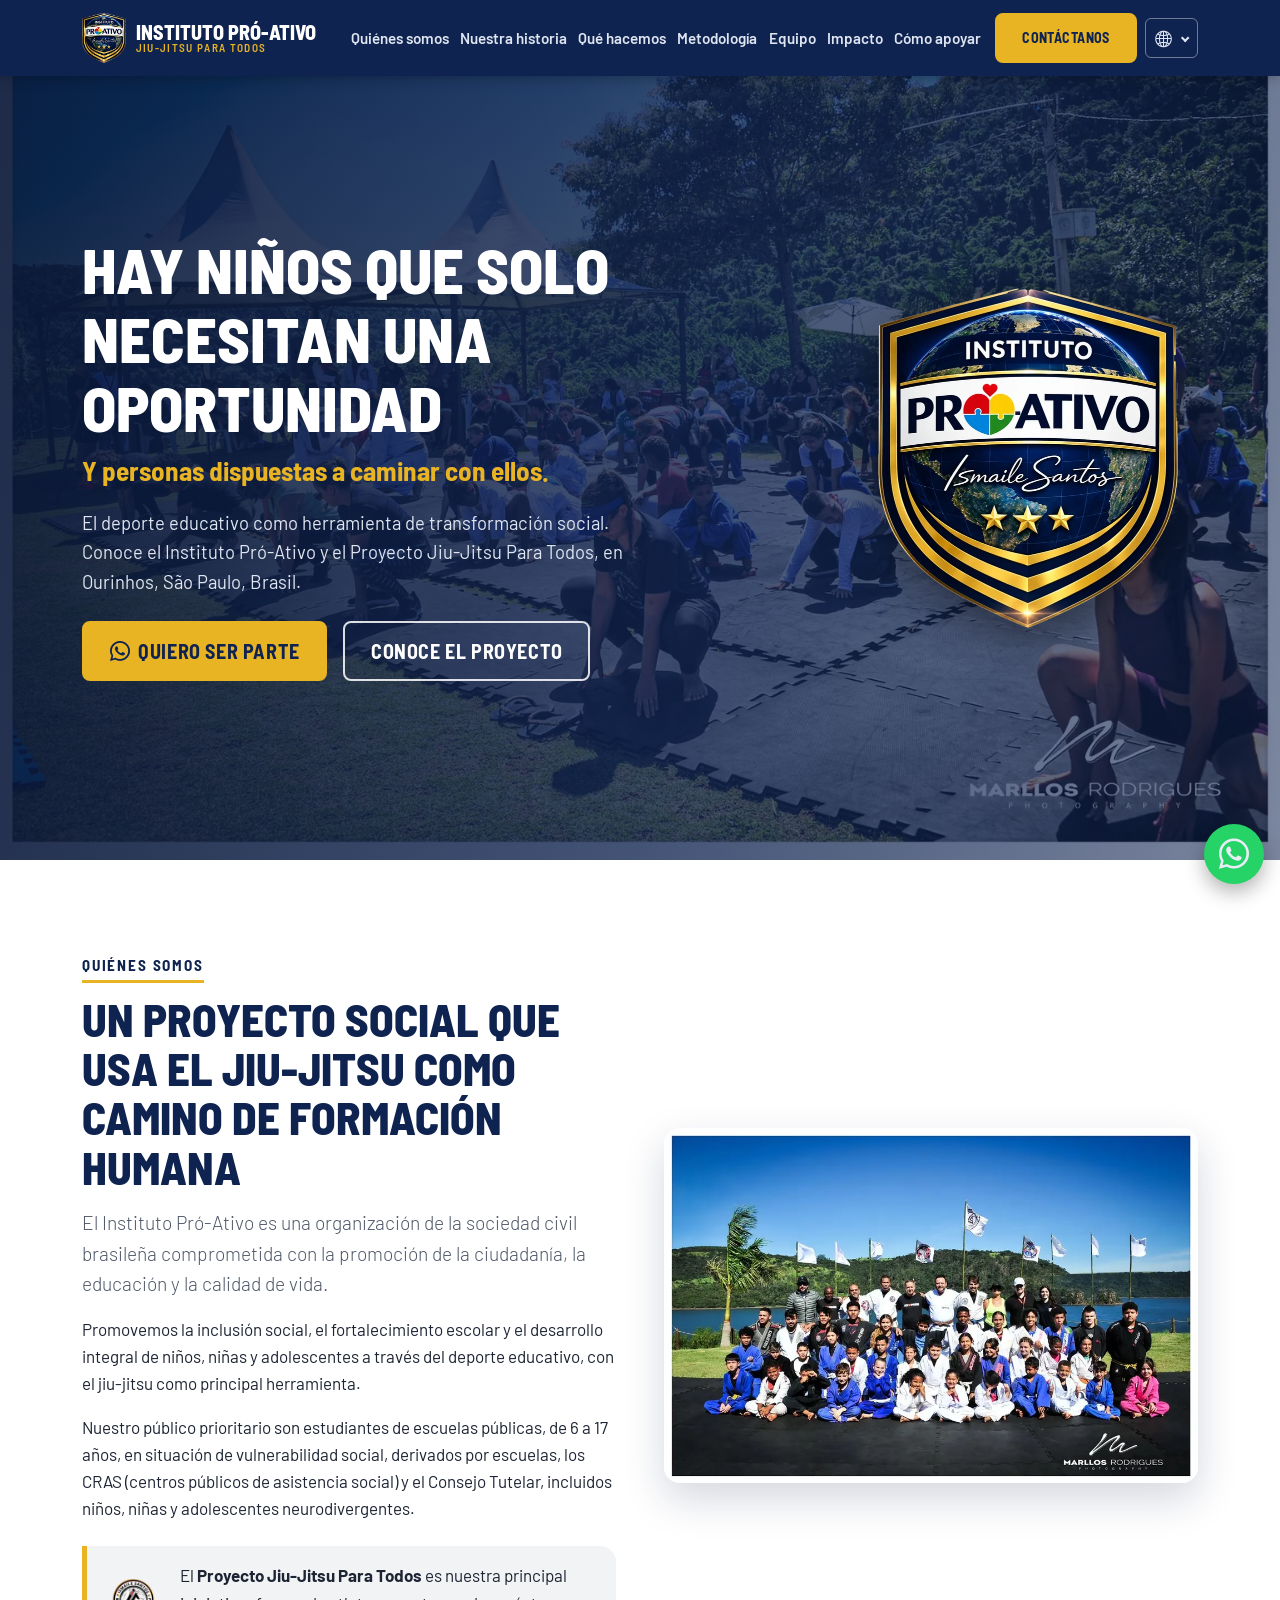
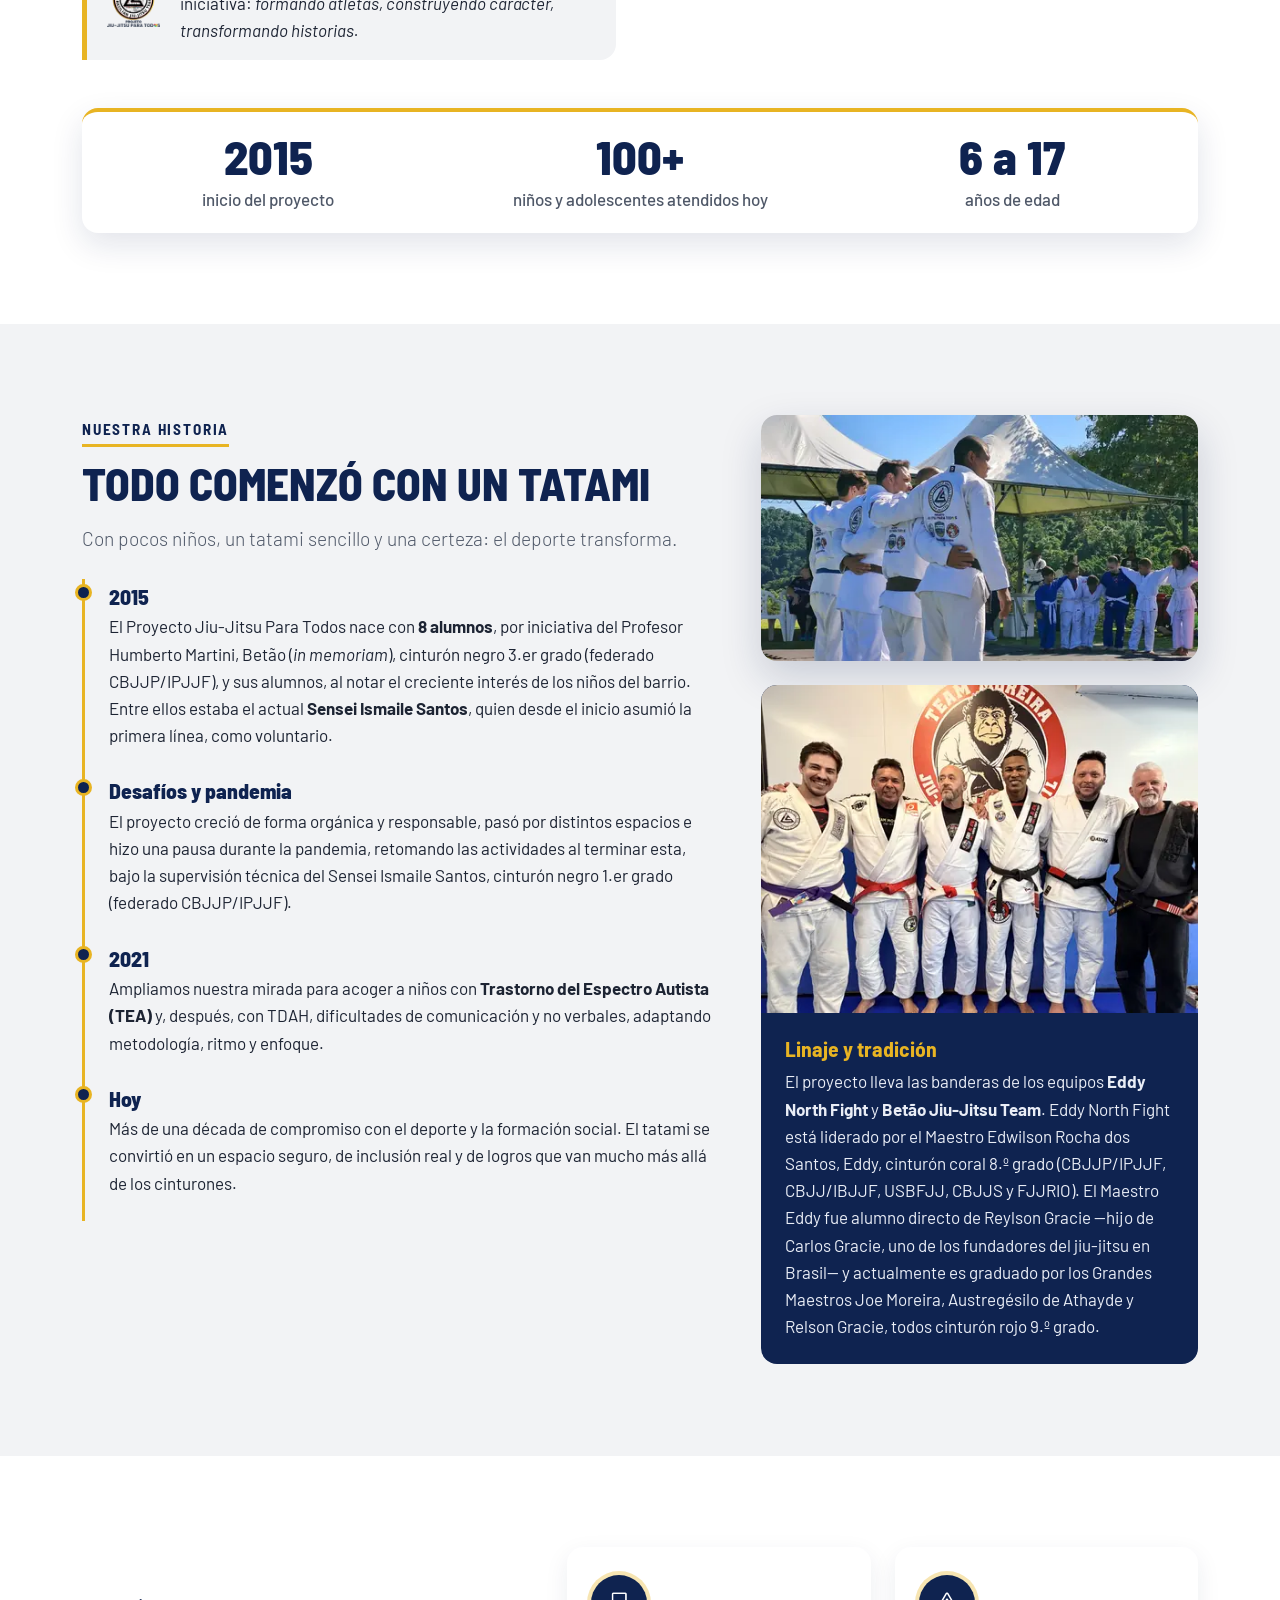
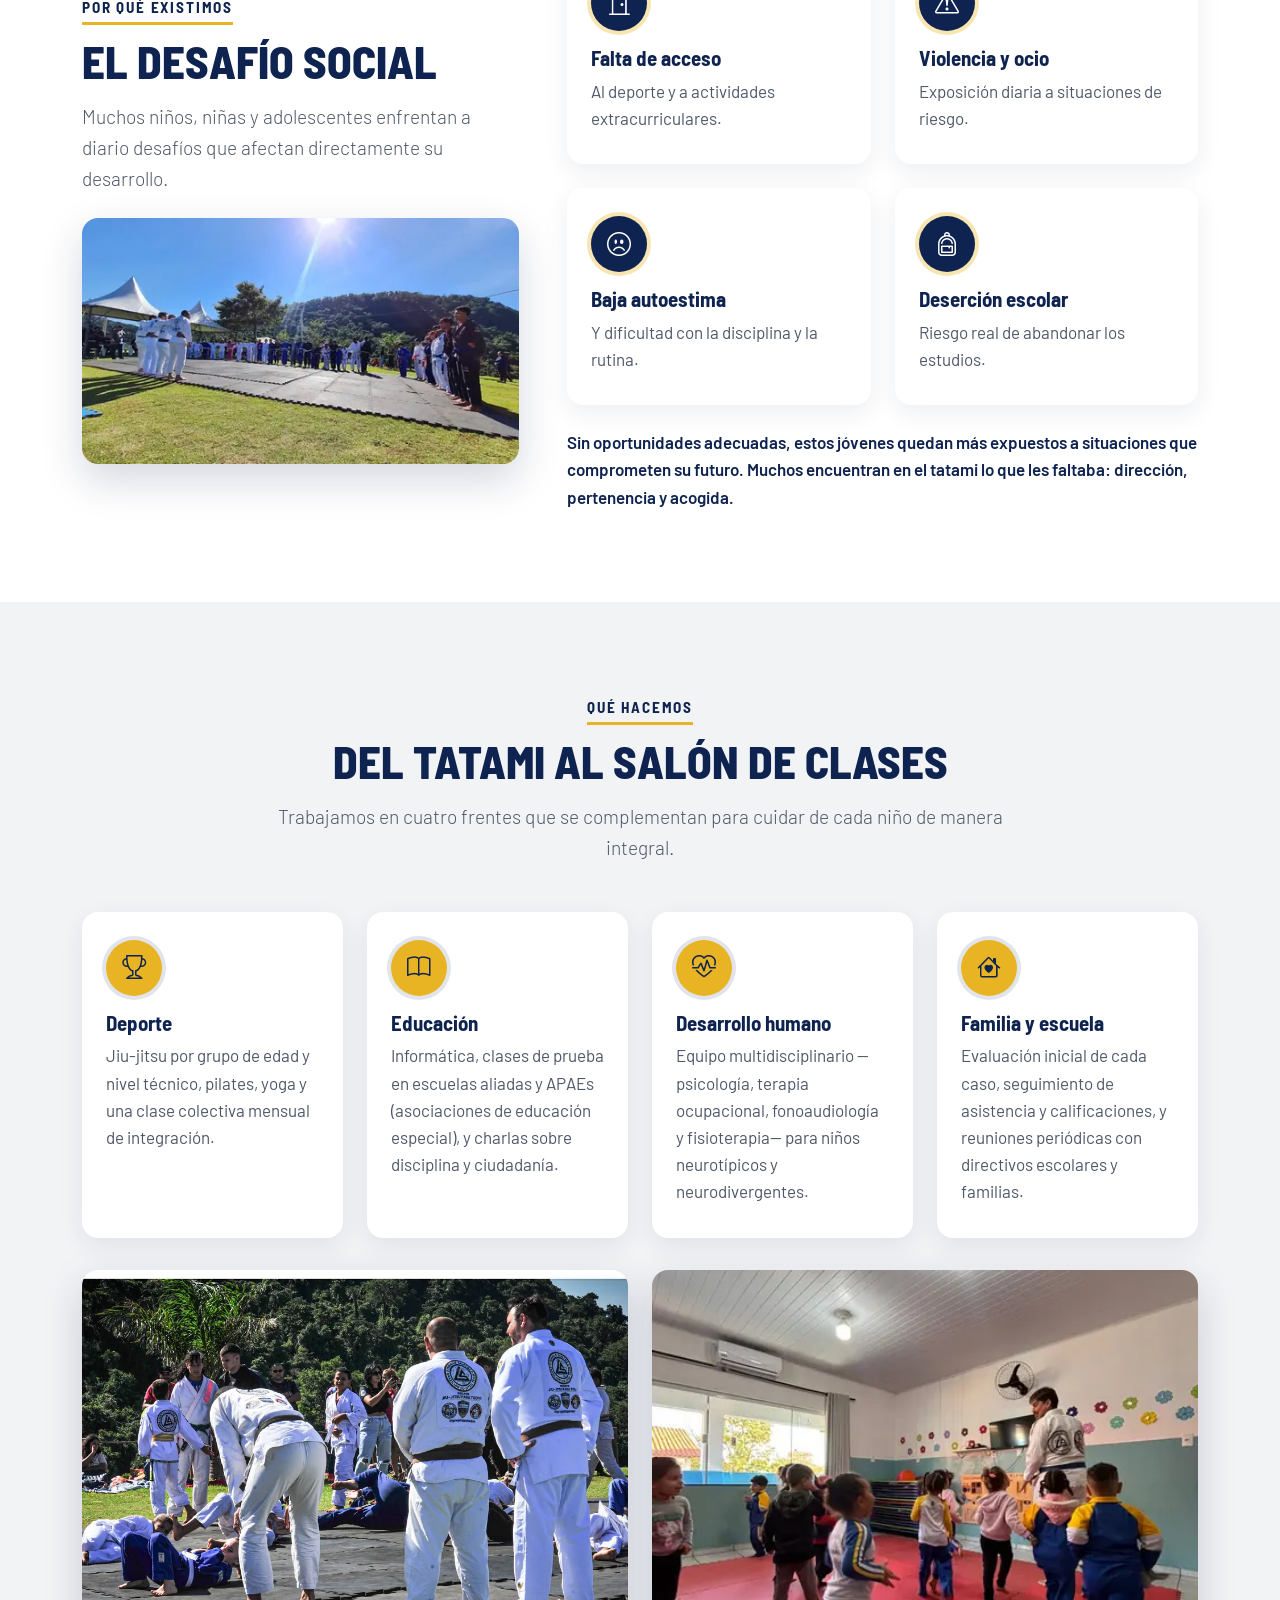
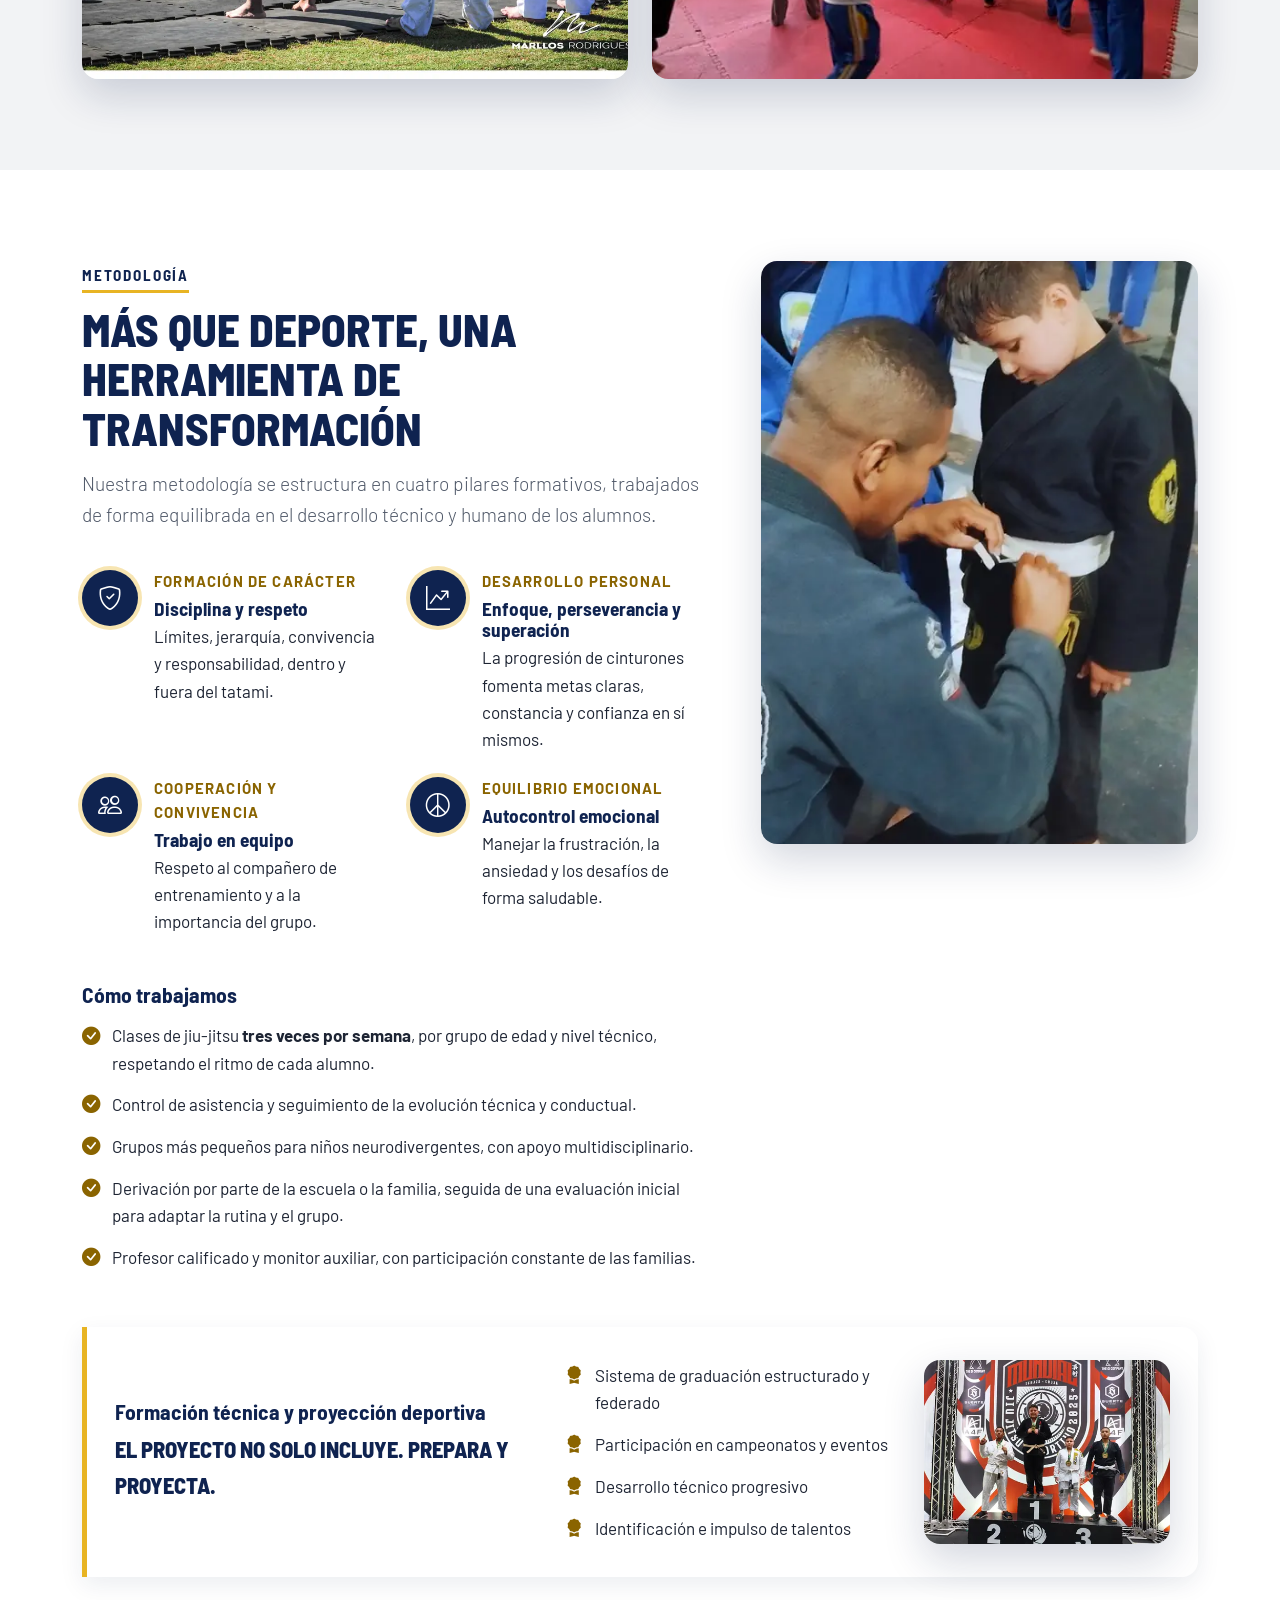
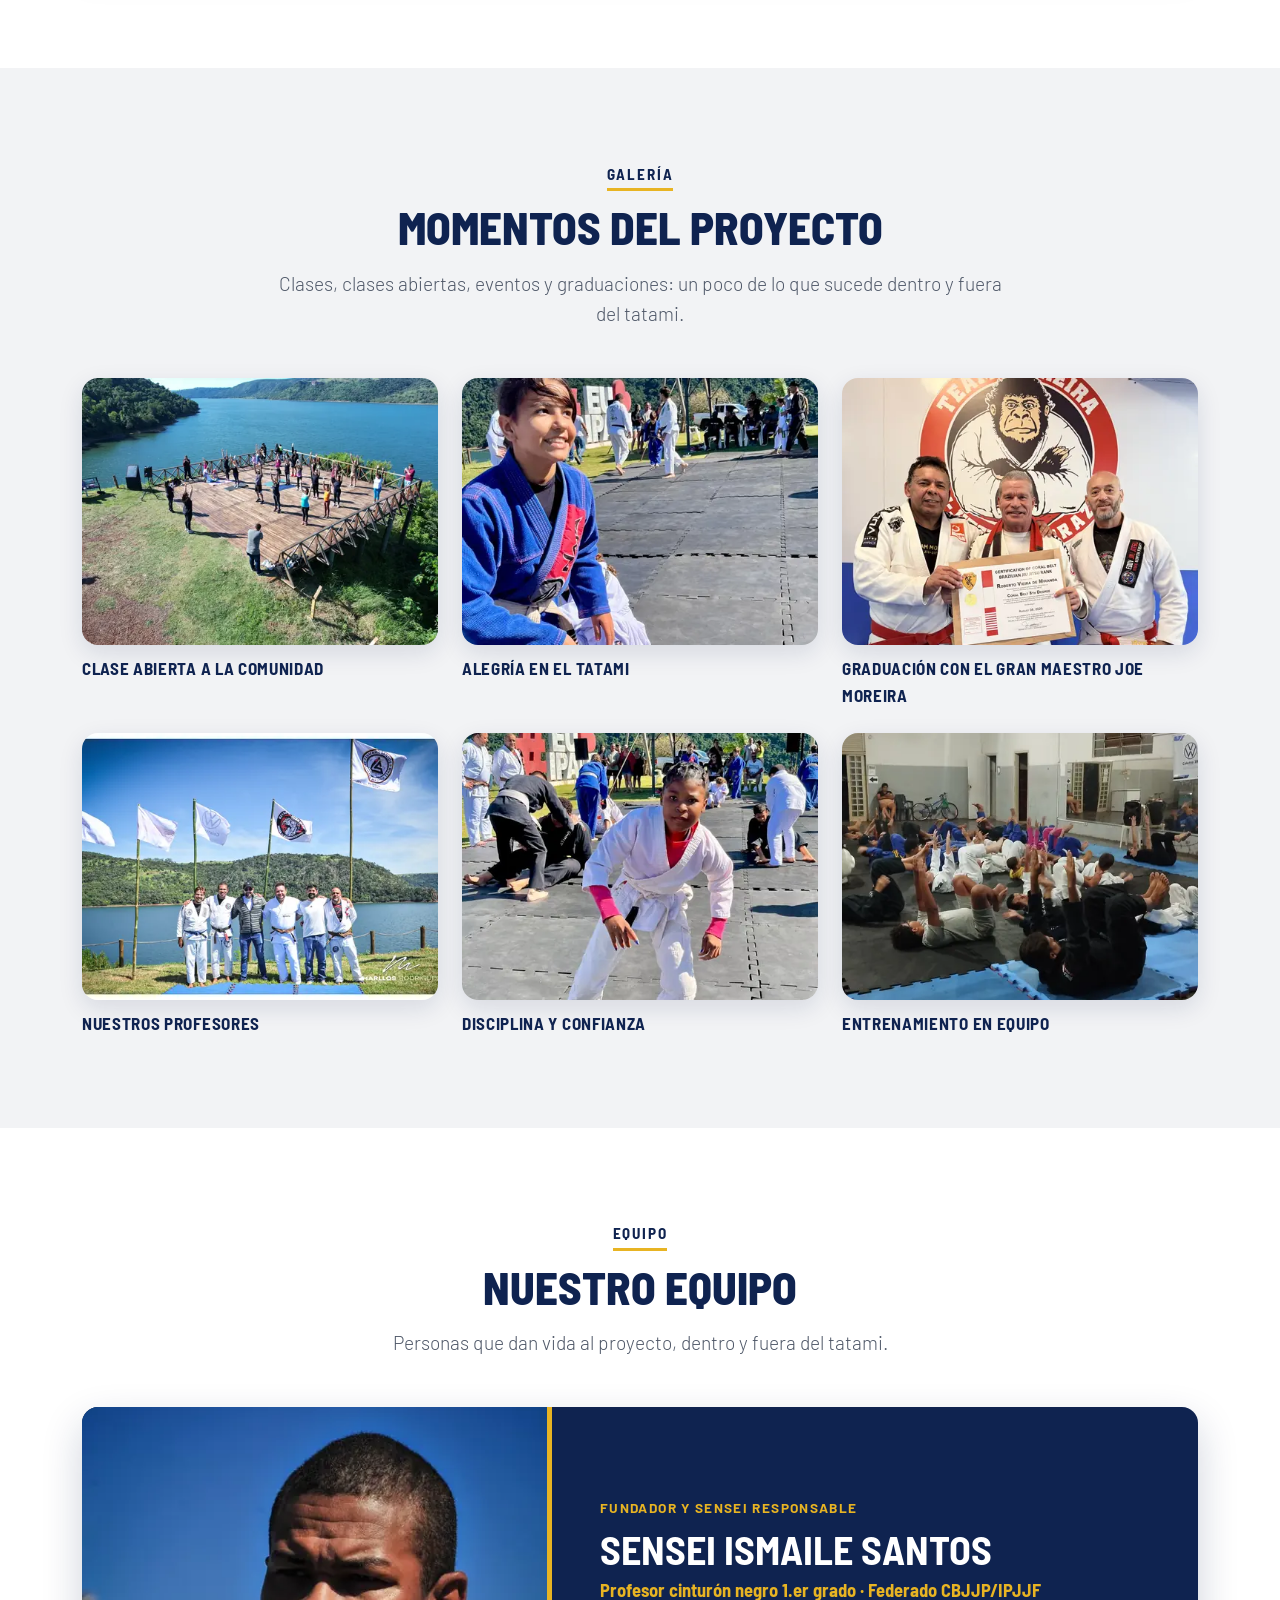
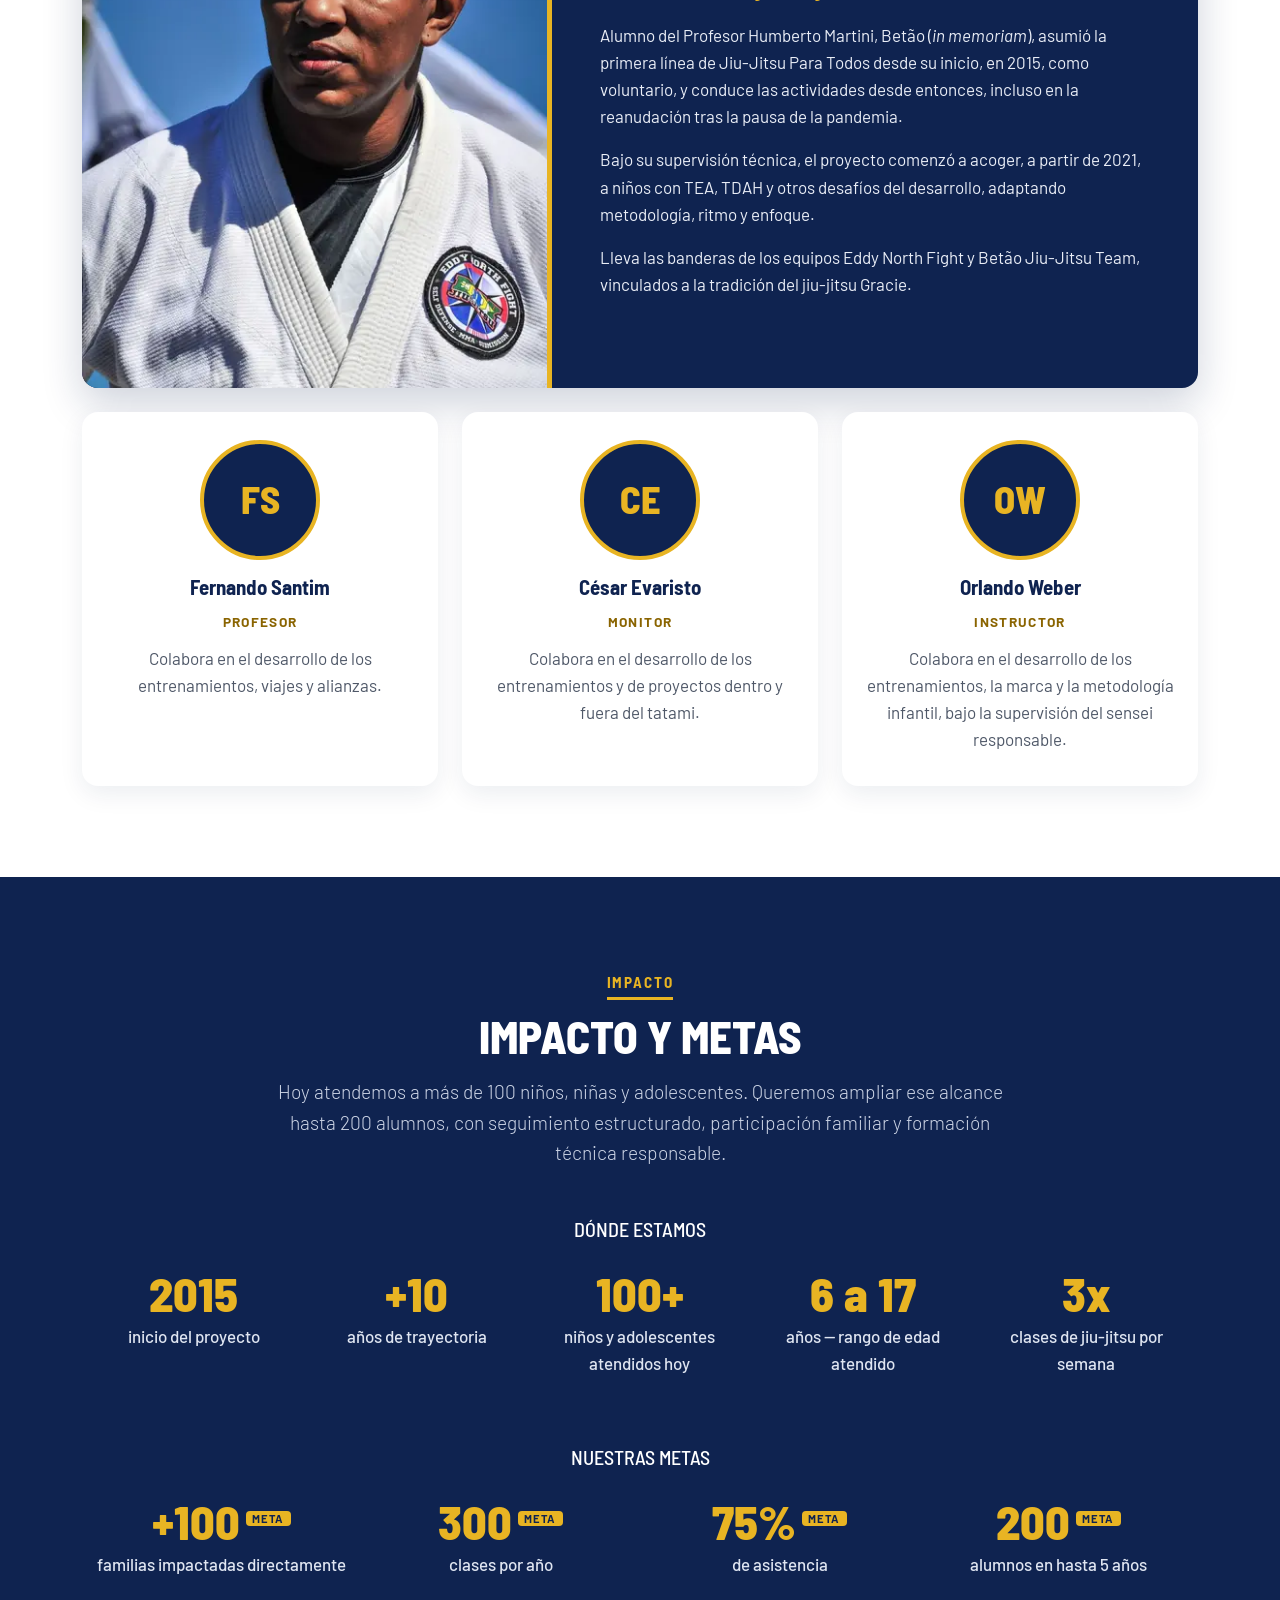
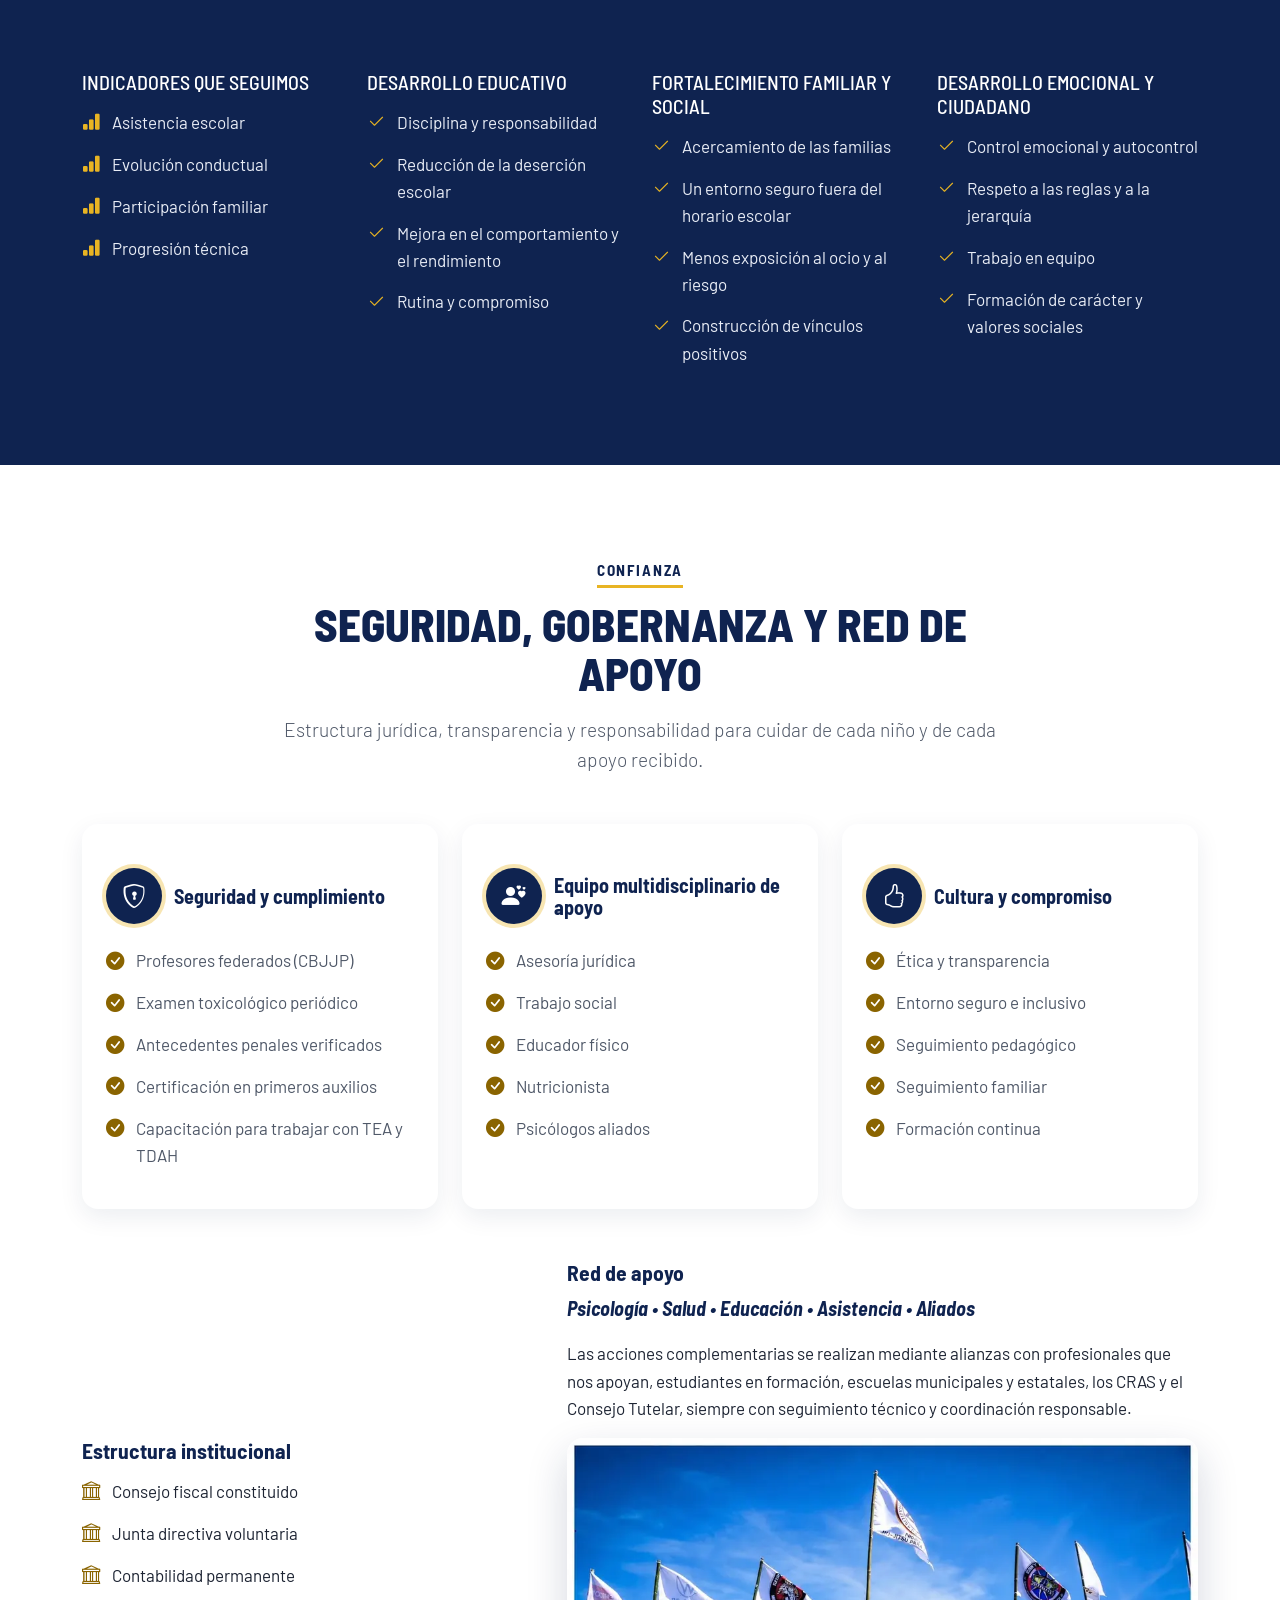
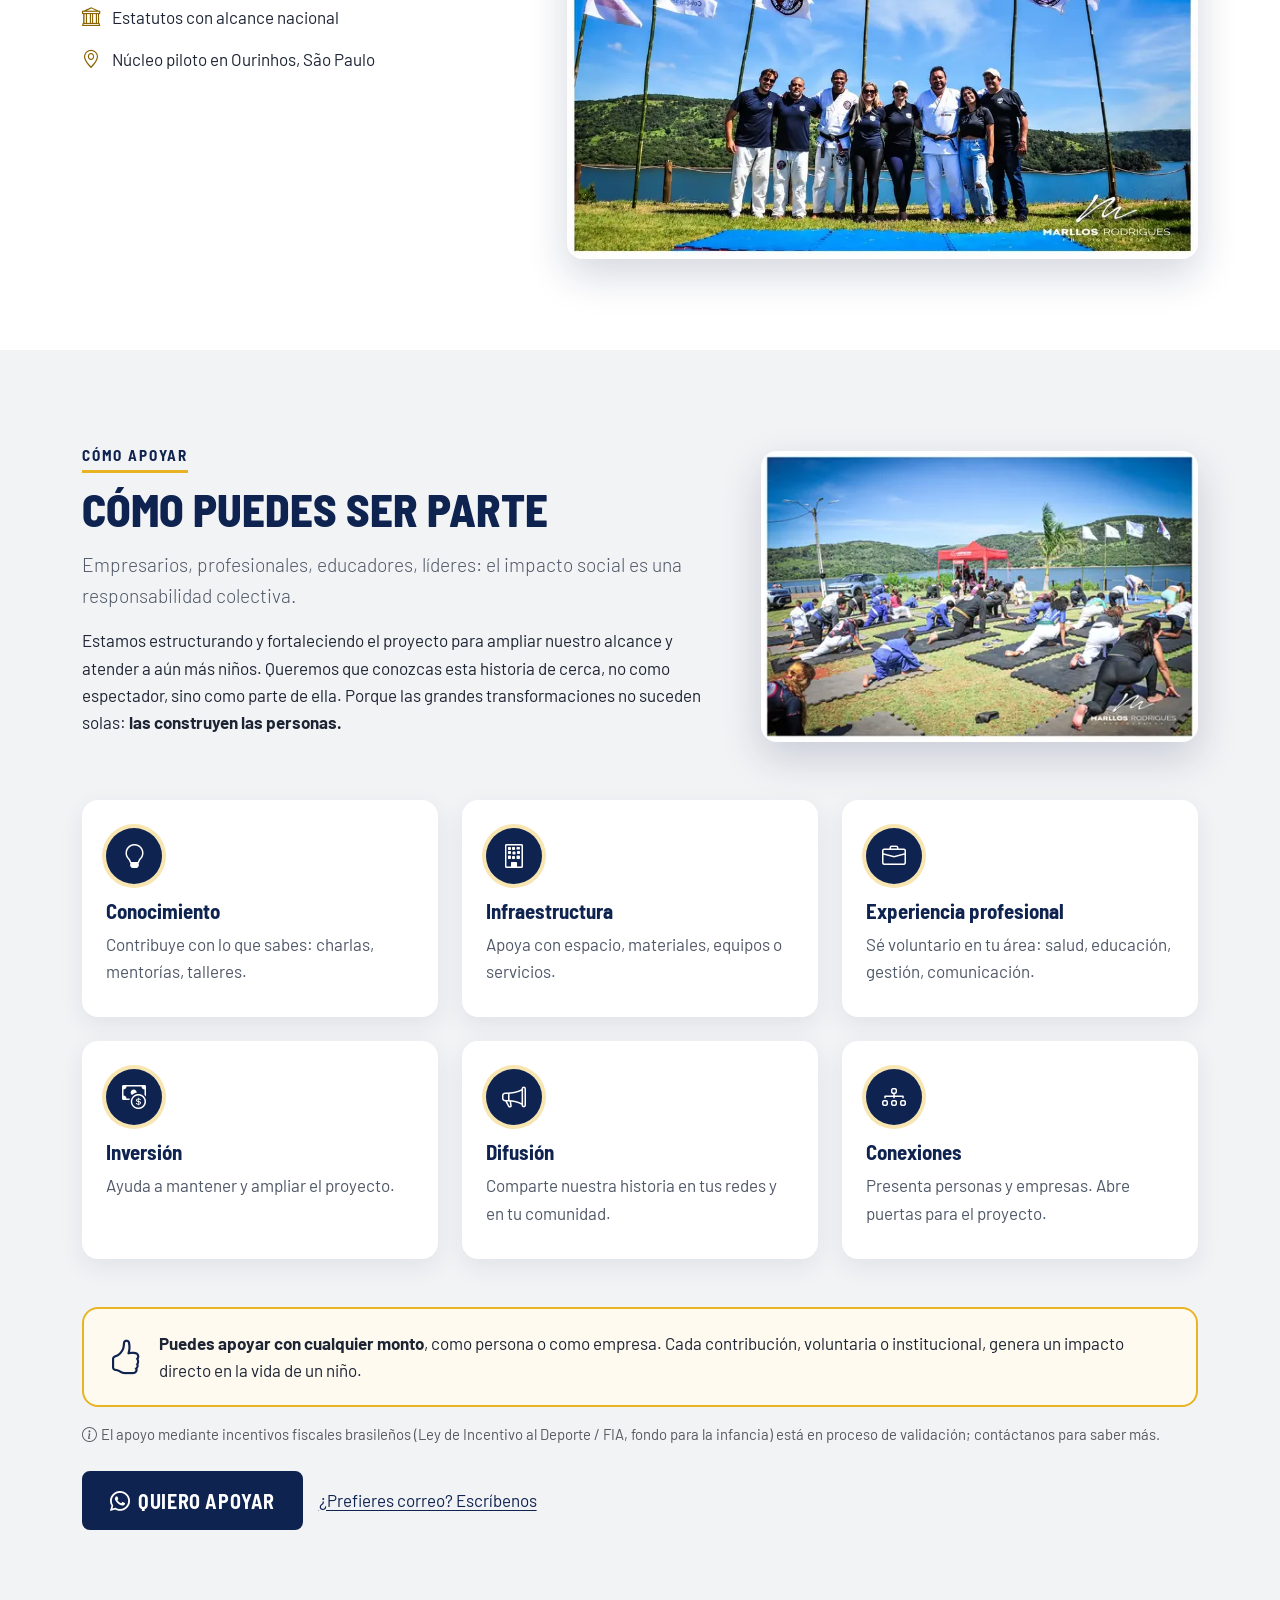
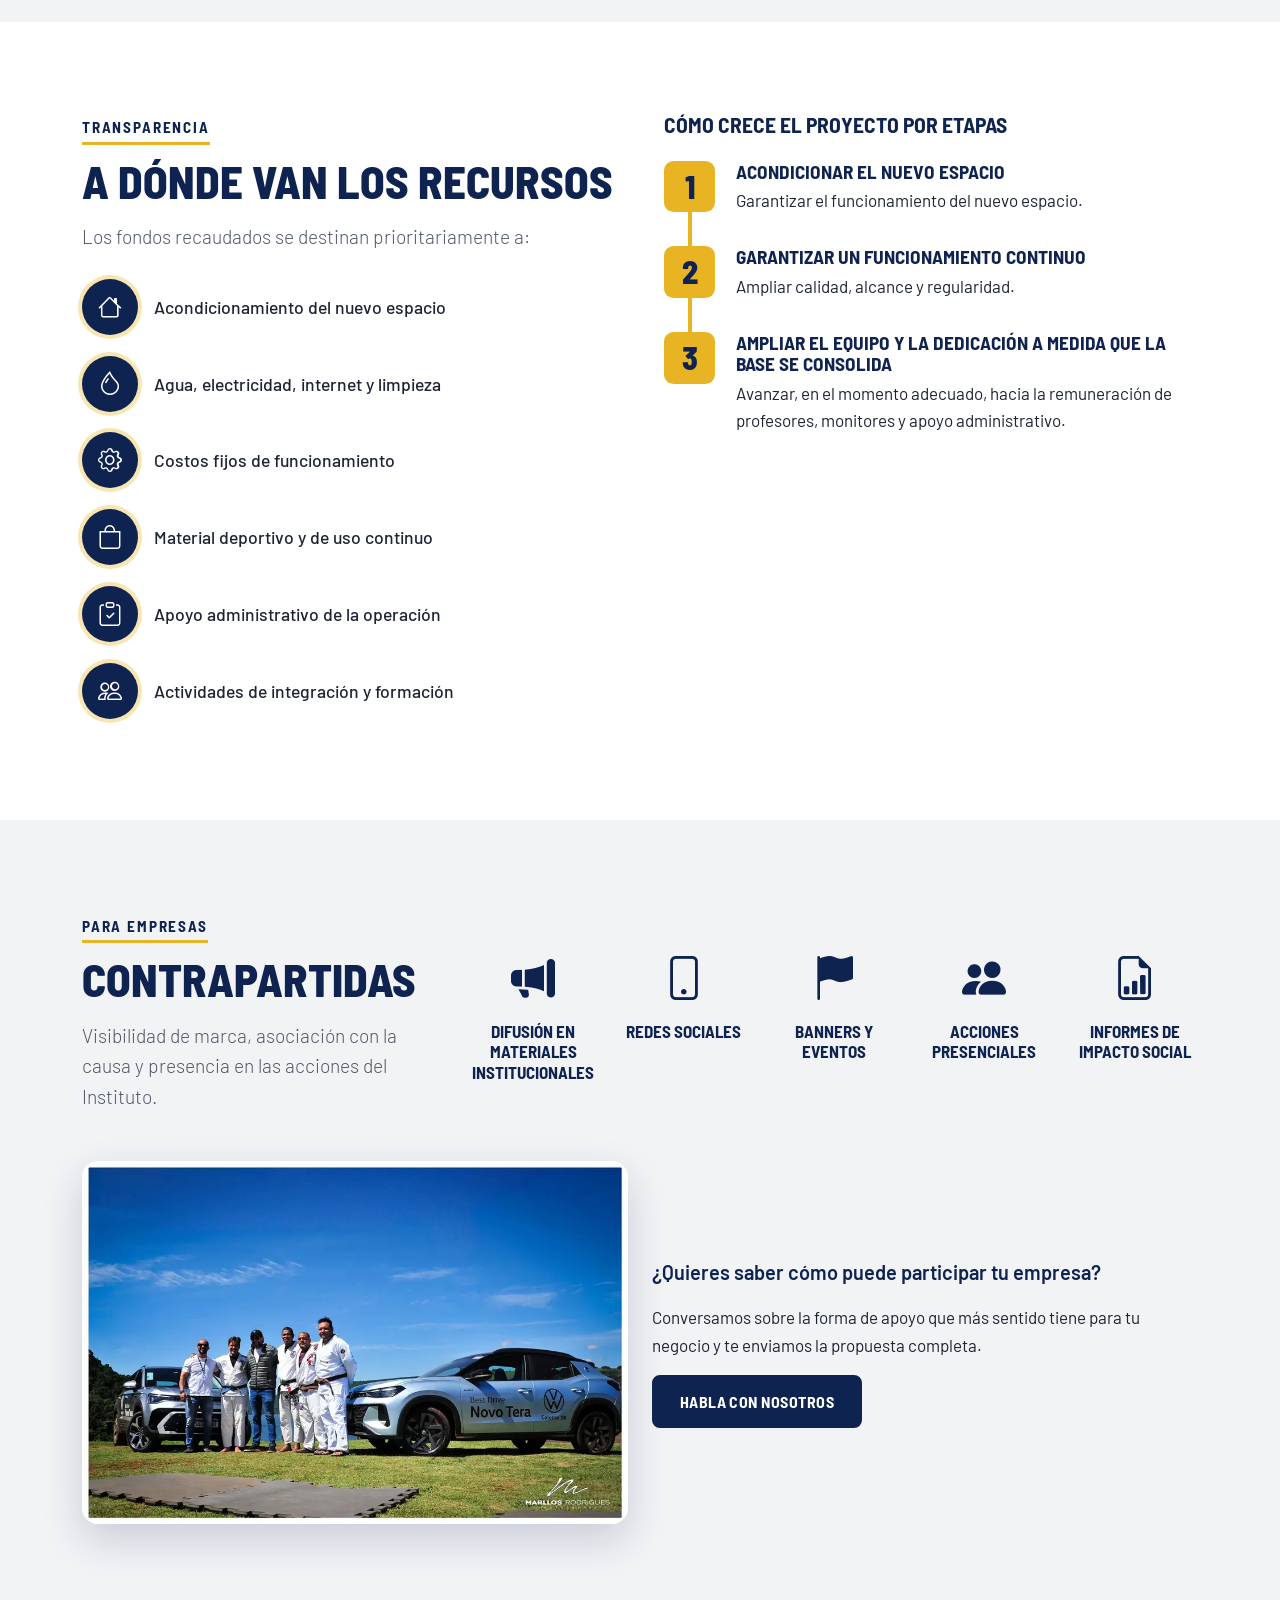
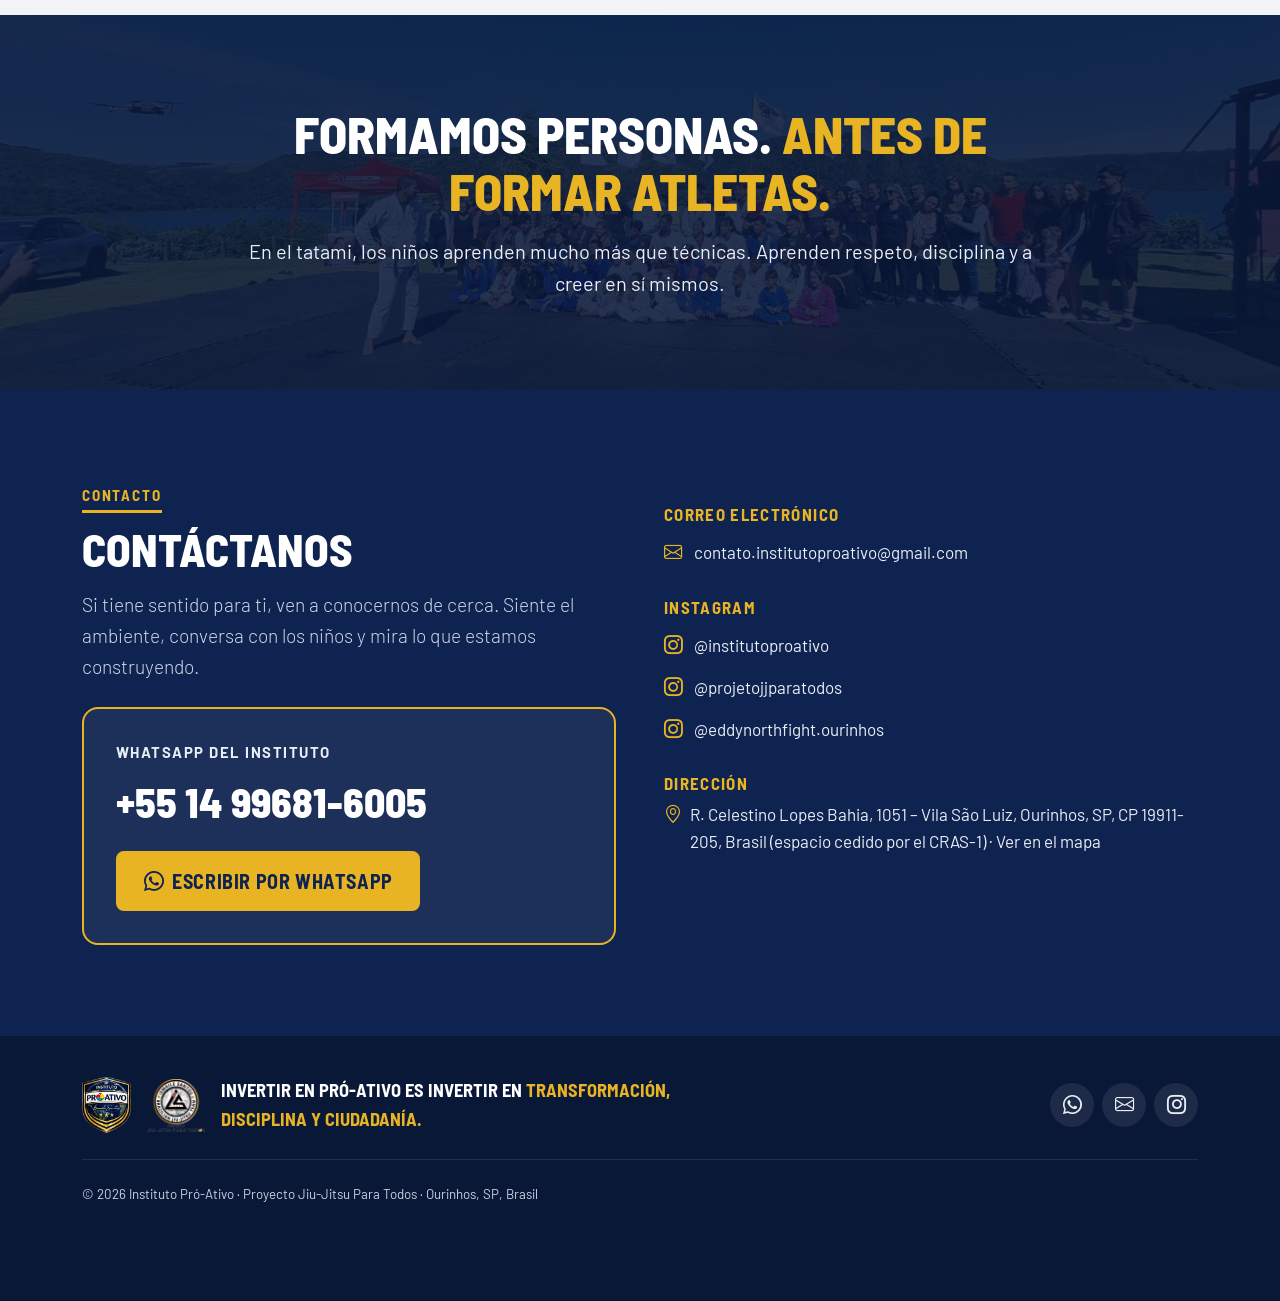
<file: site/es/index.html>
<!doctype html>
<!-- Versión en español (LATAM). Ao mudar o texto em site/index.html, atualize também site/en/ e site/es/. -->
<html lang="es-419">
  <head>
    <meta charset="utf-8">
    <meta name="viewport" content="width=device-width, initial-scale=1">
    <title>Instituto Pró-Ativo – Jiu-Jitsu Para Todos en Ourinhos, Brasil</title>
    <meta name="description" content="Deporte educativo que transforma vidas: el Instituto Pró-Ativo atiende a niños, niñas y adolescentes en Ourinhos, Brasil, con el Proyecto Jiu-Jitsu Para Todos. Descubre cómo apoyar.">
    <link rel="canonical" href="https://institutoproativo.com.br/es/">
    <!-- Versões em outros idiomas (manter igual em site/index.html, site/en/ e site/es/) -->
    <link rel="alternate" hreflang="pt-BR" href="https://institutoproativo.com.br/">
    <link rel="alternate" hreflang="en" href="https://institutoproativo.com.br/en/">
    <link rel="alternate" hreflang="es-419" href="https://institutoproativo.com.br/es/">
    <link rel="alternate" hreflang="x-default" href="https://institutoproativo.com.br/">
    <meta name="theme-color" content="#0F2350">

    <!-- Compartilhamento (Open Graph / Twitter) -->
    <meta property="og:type" content="website">
    <meta property="og:locale" content="es_LA">
    <meta property="og:locale:alternate" content="pt_BR">
    <meta property="og:locale:alternate" content="en_US">
    <meta property="og:site_name" content="Instituto Pró-Ativo">
    <meta property="og:title" content="Instituto Pró-Ativo – Jiu-Jitsu Para Todos">
    <meta property="og:description" content="Hay niños que solo necesitan una oportunidad. Conoce el proyecto social que transforma vidas a través del deporte en Ourinhos, Brasil.">
    <meta property="og:url" content="https://institutoproativo.com.br/es/">
    <meta property="og:image" content="https://institutoproativo.com.br/assets/brand/og-image.jpg">
    <meta property="og:image:width" content="1200">
    <meta property="og:image:height" content="630">
    <meta property="og:image:alt" content="Escudo del Instituto Pró-Ativo y el texto Jiu-Jitsu Para Todos">
    <meta name="twitter:card" content="summary_large_image">

    <!-- Ícones -->
    <link rel="icon" href="../favicon.ico" sizes="48x48">
    <link rel="icon" type="image/png" sizes="32x32" href="../assets/brand/icon-32.png">
    <link rel="apple-touch-icon" href="../assets/brand/apple-touch-icon.png">
    <link rel="manifest" href="../site.webmanifest">

    <!-- Fontes e Bootstrap -->
    <link rel="preconnect" href="https://cdn.jsdelivr.net" crossorigin>
    <link rel="preconnect" href="https://fonts.googleapis.com">
    <link rel="preconnect" href="https://fonts.gstatic.com" crossorigin>
    <link rel="stylesheet" href="https://fonts.googleapis.com/css2?family=Barlow+Semi+Condensed:wght@700;800&amp;family=Barlow:wght@400;500;600;700&amp;display=swap">
    <link rel="stylesheet" href="https://cdn.jsdelivr.net/npm/bootstrap@5.3.8/dist/css/bootstrap.min.css" integrity="sha384-sRIl4kxILFvY47J16cr9ZwB07vP4J8+LH7qKQnuqkuIAvNWLzeN8tE5YBujZqJLB" crossorigin="anonymous">
    <link rel="stylesheet" href="https://cdn.jsdelivr.net/npm/bootstrap-icons@1.13.1/font/bootstrap-icons.min.css" integrity="sha384-CK2SzKma4jA5H/MXDUU7i1TqZlCFaD4T01vtyDFvPlD97JQyS+IsSh1nI2EFbpyk" crossorigin="anonymous">
    <link rel="stylesheet" href="../css/styles.css">


    <script type="application/ld+json">
      {
        "@context": "https://schema.org",
        "@type": "NGO",
        "name": "Instituto Pró-Ativo",
        "url": "https://institutoproativo.com.br/es/",
        "logo": "https://institutoproativo.com.br/assets/brand/icon-512.png",
        "description": "Organización de la sociedad civil brasileña que promueve la inclusión social y el desarrollo integral de niños, niñas y adolescentes a través del deporte educativo, con el Proyecto Jiu-Jitsu Para Todos.",
        "email": "contato.institutoproativo@gmail.com",
        "telephone": "+55-14-99681-6005",
        "foundingDate": "2015",
        "address": {
          "@type": "PostalAddress",
          "streetAddress": "R. Celestino Lopes Bahia, 1051 - Vila São Luiz",
          "addressLocality": "Ourinhos",
          "addressRegion": "SP",
          "postalCode": "19911-205",
          "addressCountry": "BR"
        },
        "sameAs": [
          "https://www.instagram.com/institutoproativo/",
          "https://www.instagram.com/projetojjparatodos/"
        ]
      }
    </script>

    <!-- Estatística sem cookies (GoatCounter): painel em https://institutoproativo.goatcounter.com -->
    <script data-goatcounter="https://institutoproativo.goatcounter.com/count" async src="https://gc.zgo.at/count.js"></script>
  </head>

  <body data-bs-spy="scroll" data-bs-target="#menu-principal" data-bs-root-margin="-80px 0px -55%">
    <a class="skip-link" href="#conteudo">Ir al contenido</a>

    <!-- ================= CABEÇALHO ================= -->
    <header class="site-header">
      <nav class="navbar navbar-expand-xl fixed-top" aria-label="Menú principal">
        <div class="container">
          <a class="navbar-brand" href="#inicio">
            <picture>
              <source type="image/webp" srcset="../assets/brand/brasao-160.webp">
              <img src="../assets/brand/brasao-160.png" alt="" width="44" height="50">
            </picture>
            <span>Instituto Pró-Ativo<small>Jiu-Jitsu Para Todos</small></span>
          </a>
          <button class="navbar-toggler" type="button" data-bs-toggle="collapse" data-bs-target="#menu-principal" aria-controls="menu-principal" aria-expanded="false" aria-label="Abrir menú">
            <span class="navbar-toggler-icon"></span>
          </button>
          <div class="collapse navbar-collapse" id="menu-principal">
            <ul class="navbar-nav ms-auto mb-2 mb-xl-0 align-items-xl-center">
              <li class="nav-item"><a class="nav-link" href="#quem-somos">Quiénes somos</a></li>
              <li class="nav-item"><a class="nav-link" href="#historia">Nuestra historia</a></li>
              <li class="nav-item"><a class="nav-link" href="#o-que-fazemos">Qué hacemos</a></li>
              <li class="nav-item"><a class="nav-link" href="#metodologia">Metodología</a></li>
              <li class="nav-item"><a class="nav-link" href="#equipe">Equipo</a></li>
              <li class="nav-item"><a class="nav-link" href="#impacto">Impacto</a></li>
              <li class="nav-item"><a class="nav-link" href="#como-apoiar">Cómo apoyar</a></li>
              <li class="nav-item ms-xl-2"><a class="btn btn-gold btn-sm mt-2 mt-xl-0" href="#contato">Contáctanos</a></li>
              <!-- SELETOR DE IDIOMA: funciona sem JavaScript (details/summary) -->
              <li class="nav-item lang-item">
                <details class="lang-switch">
                  <summary><i class="bi bi-globe2" aria-hidden="true"></i>ES<span class="visually-hidden"> – Idioma: Español</span></summary>
                  <ul class="lang-switch__menu">
                    <li><a href="../" hreflang="pt-BR" lang="pt-BR">Português</a></li>
                    <li><a href="../en/" hreflang="en" lang="en">English</a></li>
                    <li><a href="./" hreflang="es-419" lang="es-419" aria-current="page">Español</a></li>
                  </ul>
                </details>
              </li>
            </ul>
          </div>
        </div>
      </nav>
    </header>

    <main id="conteudo">
      <!-- ================= 1. HERO ================= -->
      <section id="inicio" class="hero" aria-labelledby="titulo-inicio">
        <picture class="hero__bg">
          <source type="image/webp" srcset="../assets/img/hero-aulao-480.webp 480w, ../assets/img/hero-aulao-960.webp 960w, ../assets/img/hero-aulao-1600.webp 1600w" sizes="100vw">
          <img src="../assets/img/hero-aulao-960.jpg" srcset="../assets/img/hero-aulao-480.jpg 480w, ../assets/img/hero-aulao-960.jpg 960w, ../assets/img/hero-aulao-1600.jpg 1600w" sizes="100vw" width="1600" height="1065" alt="" fetchpriority="high" decoding="async">
        </picture>
        <div class="container">
          <div class="row align-items-center g-4 g-lg-5">
            <div class="col-lg-8 order-2 order-lg-1">
              <h1 id="titulo-inicio">Hay niños que solo necesitan una oportunidad</h1>
              <p class="hero__complement">Y personas dispuestas a caminar con ellos.</p>
              <p class="hero__subtitle">El deporte educativo como herramienta de transformación social. Conoce el Instituto Pró-Ativo y el Proyecto Jiu-Jitsu Para Todos, en Ourinhos, São Paulo, Brasil.</p>
              <div class="d-flex flex-wrap gap-3 mt-4">
                <a class="btn btn-gold btn-lg" href="https://wa.me/5514996816005?text=%C2%A1Hola%21%20Conoc%C3%AD%20el%20Instituto%20Pr%C3%B3-Ativo%20a%20trav%C3%A9s%20del%20sitio%20web%20y%20me%20gustar%C3%ADa%20saber%20m%C3%A1s." target="_blank" rel="noopener" data-goatcounter-click="whatsapp-hero-es">
                  <i class="bi bi-whatsapp me-2" aria-hidden="true"></i>Quiero ser parte<span class="visually-hidden"> (WhatsApp, se abre en una pestaña nueva)</span>
                </a>
                <a class="btn btn-outline-light-pa btn-lg" href="#quem-somos">Conoce el proyecto</a>
              </div>
            </div>
            <div class="col-lg-4 order-1 order-lg-2 text-center">
              <picture>
                <source type="image/webp" srcset="../assets/brand/brasao.webp">
                <img class="hero__logo" src="../assets/brand/brasao.png" width="600" height="679" alt="Escudo del Instituto Pró-Ativo — Ismaile Santos">
              </picture>
            </div>
          </div>
        </div>
      </section>

      <!-- ================= 2. QUEM SOMOS ================= -->
      <section id="quem-somos" class="section" aria-labelledby="titulo-quem-somos">
        <div class="container">
          <div class="row g-4 g-lg-5 align-items-center">
            <div class="col-lg-6">
              <span class="eyebrow">Quiénes somos</span>
              <h2 id="titulo-quem-somos">Un proyecto social que usa el jiu-jitsu como camino de formación humana</h2>
              <p class="lead">El Instituto Pró-Ativo es una organización de la sociedad civil brasileña comprometida con la promoción de la ciudadanía, la educación y la calidad de vida.</p>
              <p>Promovemos la inclusión social, el fortalecimiento escolar y el desarrollo integral de niños, niñas y adolescentes a través del deporte educativo, con el jiu-jitsu como principal herramienta.</p>
              <p>Nuestro público prioritario son estudiantes de escuelas públicas, de 6 a 17 años, en situación de vulnerabilidad social, derivados por escuelas, los CRAS (centros públicos de asistencia social) y el Consejo Tutelar, incluidos niños, niñas y adolescentes neurodivergentes.</p>
              <div class="project-highlight mt-4">
                <picture>
                  <source type="image/webp" srcset="../assets/brand/logo-jjpt-240.webp 240w, ../assets/brand/logo-jjpt-480.webp 480w" sizes="120px">
                  <img src="../assets/brand/logo-jjpt-240.png" srcset="../assets/brand/logo-jjpt-240.png 240w, ../assets/brand/logo-jjpt-480.png 480w" sizes="120px" width="240" height="219" alt="Logo del Proyecto Jiu-Jitsu Para Todos — Ismaile Santos Brazilian Jiu-Jitsu Team" loading="lazy" decoding="async">
                </picture>
                <p class="mb-0">El <strong>Proyecto Jiu-Jitsu Para Todos</strong> es nuestra principal iniciativa: <em>formando atletas, construyendo carácter, transformando historias.</em></p>
              </div>
            </div>
            <div class="col-lg-6">
              <div class="section-photo">
                <picture>
                  <source type="image/webp" srcset="../assets/img/turma-represa-480.webp 480w, ../assets/img/turma-represa-960.webp 960w, ../assets/img/turma-represa-1280.webp 1280w" sizes="(min-width: 992px) 540px, 100vw">
                  <img src="../assets/img/turma-represa-960.jpg" srcset="../assets/img/turma-represa-480.jpg 480w, ../assets/img/turma-represa-960.jpg 960w, ../assets/img/turma-represa-1280.jpg 1280w" sizes="(min-width: 992px) 540px, 100vw" width="1280" height="851" alt="Alumnos del proyecto, con kimono, reunidos con profesores y voluntarios en una clase abierta al aire libre a orillas de la represa" loading="lazy" decoding="async">
                </picture>
              </div>
            </div>
          </div>

          <!-- NÚMEROS DE IMPACTO: atualizar também em #impacto -->
          <div class="stat-strip row row-cols-1 row-cols-sm-3 g-0 mt-5">
            <div class="col stat"><span class="stat__value">2015</span><span class="stat__label">inicio del proyecto</span></div>
            <div class="col stat"><span class="stat__value">100+</span><span class="stat__label">niños y adolescentes atendidos hoy</span></div>
            <div class="col stat"><span class="stat__value">6 a 17</span><span class="stat__label">años de edad</span></div>
          </div>
        </div>
      </section>

      <!-- ================= 3. NOSSA HISTÓRIA ================= -->
      <section id="historia" class="section section--alt" aria-labelledby="titulo-historia">
        <div class="container">
          <div class="row g-4 g-lg-5">
            <div class="col-lg-7">
              <span class="eyebrow">Nuestra historia</span>
              <h2 id="titulo-historia">Todo comenzó con un tatami</h2>
              <p class="lead">Con pocos niños, un tatami sencillo y una certeza: el deporte transforma.</p>
              <ol class="timeline mt-4">
                <li>
                  <span class="timeline__year">2015</span>
                  El Proyecto Jiu-Jitsu Para Todos nace con <strong>8 alumnos</strong>, por iniciativa del Profesor Humberto Martini, Betão (<em>in memoriam</em>), cinturón negro 3.er grado (federado CBJJP/IPJJF), y sus alumnos, al notar el creciente interés de los niños del barrio. Entre ellos estaba el actual <strong>Sensei Ismaile Santos</strong>, quien desde el inicio asumió la primera línea, como voluntario.
                </li>
                <li>
                  <span class="timeline__year">Desafíos y pandemia</span>
                  El proyecto creció de forma orgánica y responsable, pasó por distintos espacios e hizo una pausa durante la pandemia, retomando las actividades al terminar esta, bajo la supervisión técnica del Sensei Ismaile Santos, cinturón negro 1.er grado (federado CBJJP/IPJJF).
                </li>
                <li>
                  <span class="timeline__year">2021</span>
                  Ampliamos nuestra mirada para acoger a niños con <strong>Trastorno del Espectro Autista (TEA)</strong> y, después, con TDAH, dificultades de comunicación y no verbales, adaptando metodología, ritmo y enfoque.
                </li>
                <li>
                  <span class="timeline__year">Hoy</span>
                  Más de una década de compromiso con el deporte y la formación social. El tatami se convirtió en un espacio seguro, de inclusión real y de logros que van mucho más allá de los cinturones.
                </li>
              </ol>
            </div>
            <div class="col-lg-5">
              <div class="section-photo mb-4">
                <picture>
                  <source type="image/webp" srcset="../assets/img/historia-professores-480.webp 480w, ../assets/img/historia-professores-960.webp 960w" sizes="(min-width: 992px) 450px, 100vw">
                  <img src="../assets/img/historia-professores-960.jpg" srcset="../assets/img/historia-professores-480.jpg 480w, ../assets/img/historia-professores-960.jpg 960w" sizes="(min-width: 992px) 450px, 100vw" width="960" height="540" alt="Profesores del proyecto abrazados, de espaldas, con el logo del Proyecto Jiu-Jitsu Para Todos en el kimono, frente a niños sentados en círculo en el tatami" loading="lazy" decoding="async">
                </picture>
              </div>
              <div class="lineage">
                <picture>
                  <source type="image/webp" srcset="../assets/img/linhagem-seminario-480.webp 480w, ../assets/img/linhagem-seminario-960.webp 960w" sizes="(min-width: 992px) 450px, 100vw">
                  <img class="w-100" src="../assets/img/linhagem-seminario-960.jpg" srcset="../assets/img/linhagem-seminario-480.jpg 480w, ../assets/img/linhagem-seminario-960.jpg 960w" sizes="(min-width: 992px) 450px, 100vw" width="960" height="720" alt="Cinturones negros y cinturones coral reunidos en la academia Team Moreira durante un seminario y ceremonia de graduación con el Gran Maestro Joe Moreira" loading="lazy" decoding="async">
                </picture>
                <div class="p-4">
                  <h3>Linaje y tradición</h3>
                  <p class="mb-0">El proyecto lleva las banderas de los equipos <strong>Eddy North Fight</strong> y <strong>Betão Jiu-Jitsu Team</strong>. Eddy North Fight está liderado por el Maestro Edwilson Rocha dos Santos, Eddy, cinturón coral 8.º grado (CBJJP/IPJJF, CBJJ/IBJJF, USBFJJ, CBJJS y FJJRIO). El Maestro Eddy fue alumno directo de Reylson Gracie —hijo de Carlos Gracie, uno de los fundadores del jiu-jitsu en Brasil— y actualmente es graduado por los Grandes Maestros Joe Moreira, Austregésilo de Athayde y Relson Gracie, todos cinturón rojo 9.º grado.</p>
                </div>
              </div>
            </div>
          </div>
        </div>
      </section>

      <!-- ================= 4. O DESAFIO SOCIAL ================= -->
      <section id="desafio" class="section" aria-labelledby="titulo-desafio">
        <div class="container">
          <div class="row g-4 g-lg-5 align-items-center">
            <div class="col-lg-5">
              <span class="eyebrow">Por qué existimos</span>
              <h2 id="titulo-desafio">El desafío social</h2>
              <p class="lead">Muchos niños, niñas y adolescentes enfrentan a diario desafíos que afectan directamente su desarrollo.</p>
              <div class="section-photo d-none d-lg-block mt-4">
                <picture>
                  <source type="image/webp" srcset="../assets/img/desafio-aulao-480.webp 480w, ../assets/img/desafio-aulao-960.webp 960w" sizes="420px">
                  <img src="../assets/img/desafio-aulao-960.jpg" srcset="../assets/img/desafio-aulao-480.jpg 480w, ../assets/img/desafio-aulao-960.jpg 960w" sizes="420px" width="960" height="540" alt="Decenas de niños y jóvenes con kimono formados alrededor del tatami durante una clase abierta al aire libre" loading="lazy" decoding="async">
                </picture>
              </div>
            </div>
            <div class="col-lg-7">
              <div class="row row-cols-1 row-cols-sm-2 g-4">
                <div class="col">
                  <div class="pa-card">
                    <span class="card-icon"><i class="bi bi-door-closed" aria-hidden="true"></i></span>
                    <h3>Falta de acceso</h3>
                    <p>Al deporte y a actividades extracurriculares.</p>
                  </div>
                </div>
                <div class="col">
                  <div class="pa-card">
                    <span class="card-icon"><i class="bi bi-exclamation-triangle" aria-hidden="true"></i></span>
                    <h3>Violencia y ocio</h3>
                    <p>Exposición diaria a situaciones de riesgo.</p>
                  </div>
                </div>
                <div class="col">
                  <div class="pa-card">
                    <span class="card-icon"><i class="bi bi-emoji-frown" aria-hidden="true"></i></span>
                    <h3>Baja autoestima</h3>
                    <p>Y dificultad con la disciplina y la rutina.</p>
                  </div>
                </div>
                <div class="col">
                  <div class="pa-card">
                    <span class="card-icon"><i class="bi bi-backpack" aria-hidden="true"></i></span>
                    <h3>Deserción escolar</h3>
                    <p>Riesgo real de abandonar los estudios.</p>
                  </div>
                </div>
              </div>
              <p class="mt-4 mb-0 fw-semibold text-navy">Sin oportunidades adecuadas, estos jóvenes quedan más expuestos a situaciones que comprometen su futuro. Muchos encuentran en el tatami lo que les faltaba: dirección, pertenencia y acogida.</p>
            </div>
          </div>
        </div>
      </section>

      <!-- ================= 5. O QUE FAZEMOS ================= -->
      <section id="o-que-fazemos" class="section section--alt" aria-labelledby="titulo-o-que-fazemos">
        <div class="container">
          <div class="text-center mx-auto mb-5" style="max-width: 46rem;">
            <span class="eyebrow">Qué hacemos</span>
            <h2 id="titulo-o-que-fazemos">Del tatami al salón de clases</h2>
            <p class="lead mb-0">Trabajamos en cuatro frentes que se complementan para cuidar de cada niño de manera integral.</p>
          </div>
          <div class="row row-cols-1 row-cols-md-2 row-cols-xl-4 g-4">
            <div class="col">
              <div class="pa-card">
                <span class="card-icon card-icon--gold"><i class="bi bi-trophy" aria-hidden="true"></i></span>
                <h3>Deporte</h3>
                <p>Jiu-jitsu por grupo de edad y nivel técnico, pilates, yoga y una clase colectiva mensual de integración.</p>
              </div>
            </div>
            <div class="col">
              <div class="pa-card">
                <span class="card-icon card-icon--gold"><i class="bi bi-book" aria-hidden="true"></i></span>
                <h3>Educación</h3>
                <p>Informática, clases de prueba en escuelas aliadas y APAEs (asociaciones de educación especial), y charlas sobre disciplina y ciudadanía.</p>
              </div>
            </div>
            <div class="col">
              <div class="pa-card">
                <span class="card-icon card-icon--gold"><i class="bi bi-heart-pulse" aria-hidden="true"></i></span>
                <h3>Desarrollo humano</h3>
                <p>Equipo multidisciplinario —psicología, terapia ocupacional, fonoaudiología y fisioterapia— para niños neurotípicos y neurodivergentes.</p>
              </div>
            </div>
            <div class="col">
              <div class="pa-card">
                <span class="card-icon card-icon--gold"><i class="bi bi-house-heart" aria-hidden="true"></i></span>
                <h3>Familia y escuela</h3>
                <p>Evaluación inicial de cada caso, seguimiento de asistencia y calificaciones, y reuniones periódicas con directivos escolares y familias.</p>
              </div>
            </div>
          </div>
          <div class="row g-4 mt-2">
            <div class="col-md-6">
              <div class="section-photo">
                <picture>
                  <source type="image/webp" srcset="../assets/img/aula-instrutores-480.webp 480w, ../assets/img/aula-instrutores-960.webp 960w" sizes="(min-width: 768px) 50vw, 100vw">
                  <img src="../assets/img/aula-instrutores-960.jpg" srcset="../assets/img/aula-instrutores-480.jpg 480w, ../assets/img/aula-instrutores-960.jpg 960w" sizes="(min-width: 768px) 50vw, 100vw" width="960" height="720" alt="Profesores cinturón negro guiando a niños con kimono durante la clase en el tatami al aire libre" loading="lazy" decoding="async">
                </picture>
              </div>
            </div>
            <div class="col-md-6">
              <div class="section-photo">
                <picture>
                  <source type="image/webp" srcset="../assets/img/escola-criancas-480.webp" sizes="(min-width: 768px) 50vw, 100vw">
                  <img src="../assets/img/escola-criancas-480.jpg" width="480" height="640" alt="Niños pequeños con uniforme escolar corriendo sobre el tatami rojo durante una clase de prueba en una escuela aliada" loading="lazy" decoding="async" style="aspect-ratio: 4 / 3;">
                </picture>
              </div>
            </div>
          </div>
        </div>
      </section>

      <!-- ================= 6. METODOLOGIA ================= -->
      <section id="metodologia" class="section" aria-labelledby="titulo-metodologia">
        <div class="container">
          <div class="row g-4 g-lg-5">
            <div class="col-lg-7">
              <span class="eyebrow">Metodología</span>
              <h2 id="titulo-metodologia">Más que deporte, una herramienta de transformación</h2>
              <p class="lead">Nuestra metodología se estructura en cuatro pilares formativos, trabajados de forma equilibrada en el desarrollo técnico y humano de los alumnos.</p>

              <div class="row row-cols-1 row-cols-md-2 g-4 mt-1">
                <div class="col pillar">
                  <span class="card-icon"><i class="bi bi-shield-check" aria-hidden="true"></i></span>
                  <div>
                    <small>Formación de carácter</small>
                    <h3>Disciplina y respeto</h3>
                    <p class="mb-0">Límites, jerarquía, convivencia y responsabilidad, dentro y fuera del tatami.</p>
                  </div>
                </div>
                <div class="col pillar">
                  <span class="card-icon"><i class="bi bi-graph-up-arrow" aria-hidden="true"></i></span>
                  <div>
                    <small>Desarrollo personal</small>
                    <h3>Enfoque, perseverancia y superación</h3>
                    <p class="mb-0">La progresión de cinturones fomenta metas claras, constancia y confianza en sí mismos.</p>
                  </div>
                </div>
                <div class="col pillar">
                  <span class="card-icon"><i class="bi bi-people" aria-hidden="true"></i></span>
                  <div>
                    <small>Cooperación y convivencia</small>
                    <h3>Trabajo en equipo</h3>
                    <p class="mb-0">Respeto al compañero de entrenamiento y a la importancia del grupo.</p>
                  </div>
                </div>
                <div class="col pillar">
                  <span class="card-icon"><i class="bi bi-peace" aria-hidden="true"></i></span>
                  <div>
                    <small>Equilibrio emocional</small>
                    <h3>Autocontrol emocional</h3>
                    <p class="mb-0">Manejar la frustración, la ansiedad y los desafíos de forma saludable.</p>
                  </div>
                </div>
              </div>

              <h3 class="mt-5">Cómo trabajamos</h3>
              <ul class="icon-list">
                <li><i class="bi bi-check-circle-fill" aria-hidden="true"></i><span>Clases de jiu-jitsu <strong>tres veces por semana</strong>, por grupo de edad y nivel técnico, respetando el ritmo de cada alumno.</span></li>
                <li><i class="bi bi-check-circle-fill" aria-hidden="true"></i><span>Control de asistencia y seguimiento de la evolución técnica y conductual.</span></li>
                <li><i class="bi bi-check-circle-fill" aria-hidden="true"></i><span>Grupos más pequeños para niños neurodivergentes, con apoyo multidisciplinario.</span></li>
                <li><i class="bi bi-check-circle-fill" aria-hidden="true"></i><span>Derivación por parte de la escuela o la familia, seguida de una evaluación inicial para adaptar la rutina y el grupo.</span></li>
                <li><i class="bi bi-check-circle-fill" aria-hidden="true"></i><span>Profesor calificado y monitor auxiliar, con participación constante de las familias.</span></li>
              </ul>
            </div>
            <div class="col-lg-5">
              <div class="section-photo mb-4">
                <picture>
                  <source type="image/webp" srcset="../assets/img/graduacao-faixa-480.webp 480w, ../assets/img/graduacao-faixa-551.webp 551w" sizes="(min-width: 992px) 450px, 100vw">
                  <img src="../assets/img/graduacao-faixa-551.jpg" srcset="../assets/img/graduacao-faixa-480.jpg 480w, ../assets/img/graduacao-faixa-551.jpg 551w" sizes="(min-width: 992px) 450px, 100vw" width="551" height="1224" alt="Profesor atando el cinturón en el kimono de un alumno pequeño durante la graduación" loading="lazy" decoding="async" style="aspect-ratio: 3 / 4;">
                </picture>
              </div>
            </div>
          </div>

          <div class="projection mt-5">
            <div class="row g-4 align-items-center">
              <div class="col-lg-5">
                <h3>Formación técnica y proyección deportiva</h3>
                <p class="projection__quote mb-0">El proyecto no solo incluye. Prepara y proyecta.</p>
              </div>
              <div class="col-lg-4">
                <ul class="icon-list">
                  <li><i class="bi bi-award-fill" aria-hidden="true"></i><span>Sistema de graduación estructurado y federado</span></li>
                  <li><i class="bi bi-award-fill" aria-hidden="true"></i><span>Participación en campeonatos y eventos</span></li>
                  <li><i class="bi bi-award-fill" aria-hidden="true"></i><span>Desarrollo técnico progresivo</span></li>
                  <li><i class="bi bi-award-fill" aria-hidden="true"></i><span>Identificación e impulso de talentos</span></li>
                </ul>
              </div>
              <div class="col-lg-3">
                <div class="section-photo">
                  <picture>
                    <source type="image/webp" srcset="../assets/img/podio-mundial-480.webp 480w, ../assets/img/podio-mundial-512.webp 512w" sizes="(min-width: 992px) 280px, 100vw">
                    <img src="../assets/img/podio-mundial-512.jpg" srcset="../assets/img/podio-mundial-480.jpg 480w, ../assets/img/podio-mundial-512.jpg 512w" sizes="(min-width: 992px) 280px, 100vw" width="512" height="384" alt="Atletas del proyecto en el podio de un campeonato de jiu-jitsu, con medallas" loading="lazy" decoding="async">
                  </picture>
                </div>
              </div>
            </div>
          </div>
        </div>
      </section>

      <!-- ================= 6b. GALERIA ================= -->
      <section id="galeria" class="section section--alt" aria-labelledby="titulo-galeria">
        <div class="container">
          <div class="text-center mx-auto mb-5" style="max-width: 46rem;">
            <span class="eyebrow">Galería</span>
            <h2 id="titulo-galeria">Momentos del proyecto</h2>
            <p class="lead mb-0">Clases, clases abiertas, eventos y graduaciones: un poco de lo que sucede dentro y fuera del tatami.</p>
          </div>
          <div class="row row-cols-1 row-cols-sm-2 row-cols-lg-3 g-4">
            <figure class="col gallery-item mb-0">
              <picture>
                <source type="image/webp" srcset="../assets/img/galeria-aerea-480.webp 480w, ../assets/img/galeria-aerea-960.webp 960w" sizes="(min-width: 992px) 360px, (min-width: 576px) 50vw, 100vw">
                <img src="../assets/img/galeria-aerea-960.jpg" srcset="../assets/img/galeria-aerea-480.jpg 480w, ../assets/img/galeria-aerea-960.jpg 960w" sizes="(min-width: 992px) 360px, (min-width: 576px) 50vw, 100vw" width="960" height="720" alt="Vista aérea de una clase abierta en un muelle a orillas de la represa" loading="lazy" decoding="async">
              </picture>
              <figcaption>Clase abierta a la comunidad</figcaption>
            </figure>
            <figure class="col gallery-item mb-0">
              <picture>
                <source type="image/webp" srcset="../assets/img/galeria-aluno-azul-480.webp 480w, ../assets/img/galeria-aluno-azul-720.webp 720w" sizes="(min-width: 992px) 360px, (min-width: 576px) 50vw, 100vw">
                <img src="../assets/img/galeria-aluno-azul-720.jpg" srcset="../assets/img/galeria-aluno-azul-480.jpg 480w, ../assets/img/galeria-aluno-azul-720.jpg 720w" sizes="(min-width: 992px) 360px, (min-width: 576px) 50vw, 100vw" width="720" height="960" alt="Alumno con kimono azul sonriendo, agachado en el tatami durante una clase al aire libre" loading="lazy" decoding="async">
              </picture>
              <figcaption>Alegría en el tatami</figcaption>
            </figure>
            <figure class="col gallery-item mb-0">
              <picture>
                <source type="image/webp" srcset="../assets/img/galeria-graduacao-480.webp 480w, ../assets/img/galeria-graduacao-960.webp 960w" sizes="(min-width: 992px) 360px, (min-width: 576px) 50vw, 100vw">
                <img src="../assets/img/galeria-graduacao-960.jpg" srcset="../assets/img/galeria-graduacao-480.jpg 480w, ../assets/img/galeria-graduacao-960.jpg 960w" sizes="(min-width: 992px) 360px, (min-width: 576px) 50vw, 100vw" width="960" height="1280" alt="Cinturones coral y un cinturón negro sosteniendo un certificado de graduación en la academia Team Moreira" loading="lazy" decoding="async">
              </picture>
              <figcaption>Graduación con el Gran Maestro Joe Moreira</figcaption>
            </figure>
            <figure class="col gallery-item mb-0">
              <picture>
                <source type="image/webp" srcset="../assets/img/galeria-mestres-480.webp 480w, ../assets/img/galeria-mestres-960.webp 960w" sizes="(min-width: 992px) 360px, (min-width: 576px) 50vw, 100vw">
                <img src="../assets/img/galeria-mestres-960.jpg" srcset="../assets/img/galeria-mestres-480.jpg 480w, ../assets/img/galeria-mestres-960.jpg 960w" sizes="(min-width: 992px) 360px, (min-width: 576px) 50vw, 100vw" width="960" height="720" alt="Profesores cinturón negro del proyecto reunidos entre banderas del equipo a orillas de la represa" loading="lazy" decoding="async">
              </picture>
              <figcaption>Nuestros profesores</figcaption>
            </figure>
            <figure class="col gallery-item mb-0">
              <picture>
                <source type="image/webp" srcset="../assets/img/galeria-aluna-480.webp 480w, ../assets/img/galeria-aluna-720.webp 720w" sizes="(min-width: 992px) 360px, (min-width: 576px) 50vw, 100vw">
                <img src="../assets/img/galeria-aluna-720.jpg" srcset="../assets/img/galeria-aluna-480.jpg 480w, ../assets/img/galeria-aluna-720.jpg 720w" sizes="(min-width: 992px) 360px, (min-width: 576px) 50vw, 100vw" width="720" height="960" alt="Alumna con kimono blanco en posición de combate en el tatami, con otros alumnos entrenando al fondo" loading="lazy" decoding="async">
              </picture>
              <figcaption>Disciplina y confianza</figcaption>
            </figure>
            <figure class="col gallery-item mb-0">
              <picture>
                <source type="image/webp" srcset="../assets/img/galeria-treino-480.webp 480w, ../assets/img/galeria-treino-960.webp 960w" sizes="(min-width: 992px) 360px, (min-width: 576px) 50vw, 100vw">
                <img src="../assets/img/galeria-treino-960.jpg" srcset="../assets/img/galeria-treino-480.jpg 480w, ../assets/img/galeria-treino-960.jpg 960w" sizes="(min-width: 992px) 360px, (min-width: 576px) 50vw, 100vw" width="960" height="720" alt="Alumnos entrenando en parejas en el tatami durante una clase en un espacio techado" loading="lazy" decoding="async">
              </picture>
              <figcaption>Entrenamiento en equipo</figcaption>
            </figure>
          </div>
        </div>
      </section>

      <!-- ================= 7. EQUIPE ================= -->
      <section id="equipe" class="section" aria-labelledby="titulo-equipe">
        <div class="container">
          <div class="text-center mx-auto mb-5" style="max-width: 46rem;">
            <span class="eyebrow">Equipo</span>
            <h2 id="titulo-equipe">Nuestro equipo</h2>
            <p class="lead mb-0">Personas que dan vida al proyecto, dentro y fuera del tatami.</p>
          </div>
          <div class="sensei-feature mb-4">
            <div class="row g-0 align-items-stretch">
              <div class="col-md-5">
                <picture>
                  <source type="image/webp" srcset="../assets/img/sensei-ismaile-480.webp 480w, ../assets/img/sensei-ismaile-960.webp 960w" sizes="(min-width: 768px) 460px, 100vw">
                  <img class="sensei-feature__photo" src="../assets/img/sensei-ismaile-960.jpg" srcset="../assets/img/sensei-ismaile-480.jpg 480w, ../assets/img/sensei-ismaile-960.jpg 960w" sizes="(min-width: 768px) 460px, 100vw" width="960" height="1200" alt="Sensei Ismaile Santos, con kimono blanco y el emblema del equipo Eddy North Fight" loading="lazy" decoding="async">
                </picture>
              </div>
              <div class="col-md-7">
                <div class="sensei-feature__body">
                  <span class="team-role">Fundador y sensei responsable</span>
                  <h3>Sensei Ismaile Santos</h3>
                  <p class="sensei-feature__belt">Profesor cinturón negro 1.er grado · Federado CBJJP/IPJJF</p>
                  <p>Alumno del Profesor Humberto Martini, Betão (<em>in memoriam</em>), asumió la primera línea de Jiu-Jitsu Para Todos desde su inicio, en 2015, como voluntario, y conduce las actividades desde entonces, incluso en la reanudación tras la pausa de la pandemia.</p>
                  <p>Bajo su supervisión técnica, el proyecto comenzó a acoger, a partir de 2021, a niños con TEA, TDAH y otros desafíos del desarrollo, adaptando metodología, ritmo y enfoque.</p>
                  <p class="mb-0">Lleva las banderas de los equipos Eddy North Fight y Betão Jiu-Jitsu Team, vinculados a la tradición del jiu-jitsu Gracie.</p>
                </div>
              </div>
            </div>
          </div>
          <div class="row row-cols-1 row-cols-md-3 g-4">
            <div class="col">
              <div class="pa-card team-card">
                <span class="team-avatar" aria-hidden="true">FS</span>
                <h3>Fernando Santim</h3>
                <span class="team-role">Profesor</span>
                <p>Colabora en el desarrollo de los entrenamientos, viajes y alianzas.</p>
              </div>
            </div>
            <div class="col">
              <div class="pa-card team-card">
                <span class="team-avatar" aria-hidden="true">CE</span>
                <h3>César Evaristo</h3>
                <span class="team-role">Monitor</span>
                <p>Colabora en el desarrollo de los entrenamientos y de proyectos dentro y fuera del tatami.</p>
              </div>
            </div>
            <div class="col">
              <div class="pa-card team-card">
                <span class="team-avatar" aria-hidden="true">OW</span>
                <h3>Orlando Weber</h3>
                <span class="team-role">Instructor</span>
                <p>Colabora en el desarrollo de los entrenamientos, la marca y la metodología infantil, bajo la supervisión del sensei responsable.</p>
              </div>
            </div>
          </div>
        </div>
      </section>

      <!-- ================= 8. IMPACTO E METAS ================= -->
      <section id="impacto" class="section section--dark" aria-labelledby="titulo-impacto">
        <div class="container">
          <div class="text-center mx-auto mb-5" style="max-width: 46rem;">
            <span class="eyebrow">Impacto</span>
            <h2 id="titulo-impacto">Impacto y metas</h2>
            <p class="lead mb-0">Hoy atendemos a más de 100 niños, niñas y adolescentes. Queremos ampliar ese alcance hasta 200 alumnos, con seguimiento estructurado, participación familiar y formación técnica responsable.</p>
          </div>

          <!-- NÚMEROS DE IMPACTO (fonte única: specs/001-landing-page-instituto/data-model.md §4) -->
          <h3 class="text-center h5 text-uppercase">Dónde estamos</h3>
          <div class="row row-cols-2 row-cols-md-5 g-0 mb-5">
            <div class="col stat"><span class="stat__value">2015</span><span class="stat__label">inicio del proyecto</span></div>
            <div class="col stat"><span class="stat__value">+10</span><span class="stat__label">años de trayectoria</span></div>
            <div class="col stat"><span class="stat__value">100+</span><span class="stat__label">niños y adolescentes atendidos hoy</span></div>
            <div class="col stat"><span class="stat__value">6 a 17</span><span class="stat__label">años — rango de edad atendido</span></div>
            <div class="col stat"><span class="stat__value">3x</span><span class="stat__label">clases de jiu-jitsu por semana</span></div>
          </div>

          <h3 class="text-center h5 text-uppercase">Nuestras metas</h3>
          <div class="row row-cols-2 row-cols-md-4 g-0">
            <div class="col stat stat--meta"><span class="stat__value">+100</span><span class="stat__label">familias impactadas directamente</span></div>
            <div class="col stat stat--meta"><span class="stat__value">300</span><span class="stat__label">clases por año</span></div>
            <div class="col stat stat--meta"><span class="stat__value">75%</span><span class="stat__label">de asistencia</span></div>
            <div class="col stat stat--meta"><span class="stat__value">200</span><span class="stat__label">alumnos en hasta 5 años</span></div>
          </div>

          <div class="row g-4 mt-5">
            <div class="col-lg-3">
              <h3 class="h5 text-uppercase">Indicadores que seguimos</h3>
              <ul class="icon-list">
                <li><i class="bi bi-bar-chart-fill" aria-hidden="true"></i><span>Asistencia escolar</span></li>
                <li><i class="bi bi-bar-chart-fill" aria-hidden="true"></i><span>Evolución conductual</span></li>
                <li><i class="bi bi-bar-chart-fill" aria-hidden="true"></i><span>Participación familiar</span></li>
                <li><i class="bi bi-bar-chart-fill" aria-hidden="true"></i><span>Progresión técnica</span></li>
              </ul>
            </div>
            <div class="col-md-4 col-lg-3">
              <h3 class="h5 text-uppercase">Desarrollo educativo</h3>
              <ul class="icon-list">
                <li><i class="bi bi-check2" aria-hidden="true"></i><span>Disciplina y responsabilidad</span></li>
                <li><i class="bi bi-check2" aria-hidden="true"></i><span>Reducción de la deserción escolar</span></li>
                <li><i class="bi bi-check2" aria-hidden="true"></i><span>Mejora en el comportamiento y el rendimiento</span></li>
                <li><i class="bi bi-check2" aria-hidden="true"></i><span>Rutina y compromiso</span></li>
              </ul>
            </div>
            <div class="col-md-4 col-lg-3">
              <h3 class="h5 text-uppercase">Fortalecimiento familiar y social</h3>
              <ul class="icon-list">
                <li><i class="bi bi-check2" aria-hidden="true"></i><span>Acercamiento de las familias</span></li>
                <li><i class="bi bi-check2" aria-hidden="true"></i><span>Un entorno seguro fuera del horario escolar</span></li>
                <li><i class="bi bi-check2" aria-hidden="true"></i><span>Menos exposición al ocio y al riesgo</span></li>
                <li><i class="bi bi-check2" aria-hidden="true"></i><span>Construcción de vínculos positivos</span></li>
              </ul>
            </div>
            <div class="col-md-4 col-lg-3">
              <h3 class="h5 text-uppercase">Desarrollo emocional y ciudadano</h3>
              <ul class="icon-list">
                <li><i class="bi bi-check2" aria-hidden="true"></i><span>Control emocional y autocontrol</span></li>
                <li><i class="bi bi-check2" aria-hidden="true"></i><span>Respeto a las reglas y a la jerarquía</span></li>
                <li><i class="bi bi-check2" aria-hidden="true"></i><span>Trabajo en equipo</span></li>
                <li><i class="bi bi-check2" aria-hidden="true"></i><span>Formación de carácter y valores sociales</span></li>
              </ul>
            </div>
          </div>
        </div>
      </section>

      <!-- ================= 9. SEGURANÇA, GOVERNANÇA E REDE DE APOIO ================= -->
      <section id="confianca" class="section" aria-labelledby="titulo-confianca">
        <div class="container">
          <div class="text-center mx-auto mb-5" style="max-width: 46rem;">
            <span class="eyebrow">Confianza</span>
            <h2 id="titulo-confianca">Seguridad, gobernanza y red de apoyo</h2>
            <p class="lead mb-0">Estructura jurídica, transparencia y responsabilidad para cuidar de cada niño y de cada apoyo recibido.</p>
          </div>
          <div class="row g-4">
            <div class="col-md-4 trust-col">
              <div class="pa-card">
                <h3><span class="card-icon"><i class="bi bi-shield-lock" aria-hidden="true"></i></span>Seguridad y cumplimiento</h3>
                <ul class="icon-list">
                  <li><i class="bi bi-check-circle-fill" aria-hidden="true"></i><span>Profesores federados (CBJJP)</span></li>
                  <li><i class="bi bi-check-circle-fill" aria-hidden="true"></i><span>Examen toxicológico periódico</span></li>
                  <li><i class="bi bi-check-circle-fill" aria-hidden="true"></i><span>Antecedentes penales verificados</span></li>
                  <li><i class="bi bi-check-circle-fill" aria-hidden="true"></i><span>Certificación en primeros auxilios</span></li>
                  <li><i class="bi bi-check-circle-fill" aria-hidden="true"></i><span>Capacitación para trabajar con TEA y TDAH</span></li>
                </ul>
              </div>
            </div>
            <div class="col-md-4 trust-col">
              <div class="pa-card">
                <h3><span class="card-icon"><i class="bi bi-person-hearts" aria-hidden="true"></i></span>Equipo multidisciplinario de apoyo</h3>
                <ul class="icon-list">
                  <li><i class="bi bi-check-circle-fill" aria-hidden="true"></i><span>Asesoría jurídica</span></li>
                  <li><i class="bi bi-check-circle-fill" aria-hidden="true"></i><span>Trabajo social</span></li>
                  <li><i class="bi bi-check-circle-fill" aria-hidden="true"></i><span>Educador físico</span></li>
                  <li><i class="bi bi-check-circle-fill" aria-hidden="true"></i><span>Nutricionista</span></li>
                  <li><i class="bi bi-check-circle-fill" aria-hidden="true"></i><span>Psicólogos aliados</span></li>
                </ul>
              </div>
            </div>
            <div class="col-md-4 trust-col">
              <div class="pa-card">
                <h3><span class="card-icon"><i class="bi bi-hand-thumbs-up" aria-hidden="true"></i></span>Cultura y compromiso</h3>
                <ul class="icon-list">
                  <li><i class="bi bi-check-circle-fill" aria-hidden="true"></i><span>Ética y transparencia</span></li>
                  <li><i class="bi bi-check-circle-fill" aria-hidden="true"></i><span>Entorno seguro e inclusivo</span></li>
                  <li><i class="bi bi-check-circle-fill" aria-hidden="true"></i><span>Seguimiento pedagógico</span></li>
                  <li><i class="bi bi-check-circle-fill" aria-hidden="true"></i><span>Seguimiento familiar</span></li>
                  <li><i class="bi bi-check-circle-fill" aria-hidden="true"></i><span>Formación continua</span></li>
                </ul>
              </div>
            </div>
          </div>

          <div class="row g-4 g-lg-5 mt-1 align-items-center">
            <div class="col-lg-5">
              <h3>Estructura institucional</h3>
              <ul class="icon-list">
                <li><i class="bi bi-bank" aria-hidden="true"></i><span>Consejo fiscal constituido</span></li>
                <li><i class="bi bi-bank" aria-hidden="true"></i><span>Junta directiva voluntaria</span></li>
                <li><i class="bi bi-bank" aria-hidden="true"></i><span>Contabilidad permanente</span></li>
                <li><i class="bi bi-bank" aria-hidden="true"></i><span>Estatutos con alcance nacional</span></li>
                <li><i class="bi bi-geo-alt" aria-hidden="true"></i><span>Núcleo piloto en Ourinhos, São Paulo</span></li>
              </ul>
            </div>
            <div class="col-lg-7">
              <h3>Red de apoyo</h3>
              <p class="network-tags">Psicología • Salud • Educación • Asistencia • Aliados</p>
              <p>Las acciones complementarias se realizan mediante alianzas con profesionales que nos apoyan, estudiantes en formación, escuelas municipales y estatales, los CRAS y el Consejo Tutelar, siempre con seguimiento técnico y coordinación responsable.</p>
              <div class="section-photo">
                <picture>
                  <source type="image/webp" srcset="../assets/img/equipe-apoio-480.webp 480w, ../assets/img/equipe-apoio-960.webp 960w" sizes="(min-width: 992px) 640px, 100vw">
                  <img src="../assets/img/equipe-apoio-960.jpg" srcset="../assets/img/equipe-apoio-480.jpg 480w, ../assets/img/equipe-apoio-960.jpg 960w" sizes="(min-width: 992px) 640px, 100vw" width="960" height="640" alt="Profesores, voluntarios y colaboradores del proyecto reunidos entre las banderas del equipo a orillas de la represa" loading="lazy" decoding="async">
                </picture>
              </div>
            </div>
          </div>
        </div>
      </section>

      <!-- ================= 10. COMO APOIAR ================= -->
      <section id="como-apoiar" class="section section--alt" aria-labelledby="titulo-como-apoiar">
        <div class="container">
          <div class="row g-4 g-lg-5 align-items-center mb-5">
            <div class="col-lg-7">
              <span class="eyebrow">Cómo apoyar</span>
              <h2 id="titulo-como-apoiar">Cómo puedes ser parte</h2>
              <p class="lead">Empresarios, profesionales, educadores, líderes: el impacto social es una responsabilidad colectiva.</p>
              <p>Estamos estructurando y fortaleciendo el proyecto para ampliar nuestro alcance y atender a aún más niños. Queremos que conozcas esta historia de cerca, no como espectador, sino como parte de ella. Porque las grandes transformaciones no suceden solas: <strong>las construyen las personas.</strong></p>
            </div>
            <div class="col-lg-5">
              <div class="section-photo">
                <picture>
                  <source type="image/webp" srcset="../assets/img/aulao-comunidade-480.webp 480w, ../assets/img/aulao-comunidade-960.webp 960w" sizes="(min-width: 992px) 450px, 100vw">
                  <img src="../assets/img/aulao-comunidade-960.jpg" srcset="../assets/img/aulao-comunidade-480.jpg 480w, ../assets/img/aulao-comunidade-960.jpg 960w" sizes="(min-width: 992px) 450px, 100vw" width="960" height="639" alt="Niños, familias y comunidad participando en una clase abierta al aire libre" loading="lazy" decoding="async">
                </picture>
              </div>
            </div>
          </div>

          <div class="row row-cols-1 row-cols-sm-2 row-cols-lg-3 g-4">
            <div class="col"><div class="pa-card"><span class="card-icon"><i class="bi bi-lightbulb" aria-hidden="true"></i></span><h3>Conocimiento</h3><p>Contribuye con lo que sabes: charlas, mentorías, talleres.</p></div></div>
            <div class="col"><div class="pa-card"><span class="card-icon"><i class="bi bi-building" aria-hidden="true"></i></span><h3>Infraestructura</h3><p>Apoya con espacio, materiales, equipos o servicios.</p></div></div>
            <div class="col"><div class="pa-card"><span class="card-icon"><i class="bi bi-briefcase" aria-hidden="true"></i></span><h3>Experiencia profesional</h3><p>Sé voluntario en tu área: salud, educación, gestión, comunicación.</p></div></div>
            <div class="col"><div class="pa-card"><span class="card-icon"><i class="bi bi-cash-coin" aria-hidden="true"></i></span><h3>Inversión</h3><p>Ayuda a mantener y ampliar el proyecto.</p></div></div>
            <div class="col"><div class="pa-card"><span class="card-icon"><i class="bi bi-megaphone" aria-hidden="true"></i></span><h3>Difusión</h3><p>Comparte nuestra historia en tus redes y en tu comunidad.</p></div></div>
            <div class="col"><div class="pa-card"><span class="card-icon"><i class="bi bi-diagram-3" aria-hidden="true"></i></span><h3>Conexiones</h3><p>Presenta personas y empresas. Abre puertas para el proyecto.</p></div></div>
          </div>

          <div class="pf-pj mt-5">
            <i class="bi bi-hand-thumbs-up" aria-hidden="true"></i>
            <p class="mb-0"><strong>Puedes apoyar con cualquier monto</strong>, como persona o como empresa. Cada contribución, voluntaria o institucional, genera un impacto directo en la vida de un niño.</p>
          </div>
          <p class="small text-body-secondary mt-3 mb-0"><i class="bi bi-info-circle me-1" aria-hidden="true"></i>El apoyo mediante incentivos fiscales brasileños (Ley de Incentivo al Deporte / FIA, fondo para la infancia) está en proceso de validación; contáctanos para saber más.</p>

          <div class="d-flex flex-wrap gap-3 align-items-center mt-4">
            <a class="btn btn-navy btn-lg" href="https://wa.me/5514996816005?text=%C2%A1Hola%21%20Conoc%C3%AD%20el%20Instituto%20Pr%C3%B3-Ativo%20a%20trav%C3%A9s%20del%20sitio%20web%20y%20me%20gustar%C3%ADa%20saber%20m%C3%A1s." target="_blank" rel="noopener" data-goatcounter-click="whatsapp-como-apoiar-es">
              <i class="bi bi-whatsapp me-2" aria-hidden="true"></i>Quiero apoyar<span class="visually-hidden"> (WhatsApp, se abre en una pestaña nueva)</span>
            </a>
            <a href="mailto:contato.institutoproativo@gmail.com?subject=Contacto%20desde%20el%20sitio%20web" data-goatcounter-click="email-es">¿Prefieres correo? Escríbenos</a>
          </div>
        </div>
      </section>

      <!-- ================= 11. PARA ONDE VÃO OS RECURSOS ================= -->
      <section id="recursos" class="section" aria-labelledby="titulo-recursos">
        <div class="container">
          <div class="row g-4 g-lg-5">
            <div class="col-lg-6">
              <span class="eyebrow">Transparencia</span>
              <h2 id="titulo-recursos">A dónde van los recursos</h2>
              <p class="lead">Los fondos recaudados se destinan prioritariamente a:</p>
              <ul class="list-unstyled mb-0">
                <li class="resource-item"><span class="card-icon"><i class="bi bi-house" aria-hidden="true"></i></span>Acondicionamiento del nuevo espacio</li>
                <li class="resource-item"><span class="card-icon"><i class="bi bi-droplet" aria-hidden="true"></i></span>Agua, electricidad, internet y limpieza</li>
                <li class="resource-item"><span class="card-icon"><i class="bi bi-gear" aria-hidden="true"></i></span>Costos fijos de funcionamiento</li>
                <li class="resource-item"><span class="card-icon"><i class="bi bi-bag" aria-hidden="true"></i></span>Material deportivo y de uso continuo</li>
                <li class="resource-item"><span class="card-icon"><i class="bi bi-clipboard-check" aria-hidden="true"></i></span>Apoyo administrativo de la operación</li>
                <li class="resource-item"><span class="card-icon"><i class="bi bi-people" aria-hidden="true"></i></span>Actividades de integración y formación</li>
              </ul>
            </div>
            <div class="col-lg-6">
              <h3 class="mb-4 text-uppercase">Cómo crece el proyecto por etapas</h3>
              <ol class="steps">
                <li>
                  <h3>Acondicionar el nuevo espacio</h3>
                  <p class="mb-0">Garantizar el funcionamiento del nuevo espacio.</p>
                </li>
                <li>
                  <h3>Garantizar un funcionamiento continuo</h3>
                  <p class="mb-0">Ampliar calidad, alcance y regularidad.</p>
                </li>
                <li>
                  <h3>Ampliar el equipo y la dedicación a medida que la base se consolida</h3>
                  <p class="mb-0">Avanzar, en el momento adecuado, hacia la remuneración de profesores, monitores y apoyo administrativo.</p>
                </li>
              </ol>
            </div>
          </div>
        </div>
      </section>

      <!-- ================= 12. CONTRAPARTIDAS ================= -->
      <section id="contrapartidas" class="section section--alt" aria-labelledby="titulo-contrapartidas">
        <div class="container">
          <div class="row g-4 g-lg-5 align-items-center">
            <div class="col-lg-4">
              <span class="eyebrow">Para empresas</span>
              <h2 id="titulo-contrapartidas">Contrapartidas</h2>
              <p class="lead mb-0">Visibilidad de marca, asociación con la causa y presencia en las acciones del Instituto.</p>
            </div>
            <div class="col-lg-8">
              <div class="row row-cols-2 row-cols-md-3 row-cols-xl-5 g-4">
                <div class="col benefit"><i class="bi bi-megaphone-fill" aria-hidden="true"></i><span>Difusión en materiales institucionales</span></div>
                <div class="col benefit"><i class="bi bi-phone" aria-hidden="true"></i><span>Redes sociales</span></div>
                <div class="col benefit"><i class="bi bi-flag-fill" aria-hidden="true"></i><span>Banners y eventos</span></div>
                <div class="col benefit"><i class="bi bi-people-fill" aria-hidden="true"></i><span>Acciones presenciales</span></div>
                <div class="col benefit"><i class="bi bi-file-earmark-bar-graph" aria-hidden="true"></i><span>Informes de impacto social</span></div>
              </div>
            </div>
          </div>
          <div class="row g-4 mt-4 align-items-center">
            <div class="col-md-6">
              <div class="section-photo">
                <picture>
                  <source type="image/webp" srcset="../assets/img/parceiro-veiculos-480.webp 480w, ../assets/img/parceiro-veiculos-960.webp 960w, ../assets/img/parceiro-veiculos-1280.webp 1280w" sizes="(min-width: 768px) 50vw, 100vw">
                  <img src="../assets/img/parceiro-veiculos-960.jpg" srcset="../assets/img/parceiro-veiculos-480.jpg 480w, ../assets/img/parceiro-veiculos-960.jpg 960w, ../assets/img/parceiro-veiculos-1280.jpg 1280w" sizes="(min-width: 768px) 50vw, 100vw" width="1280" height="852" alt="Profesores y colaboradores del proyecto junto a los vehículos de una empresa aliada durante un evento" loading="lazy" decoding="async">
                </picture>
              </div>
            </div>
            <div class="col-md-6">
              <p class="fs-5 fw-semibold text-navy">¿Quieres saber cómo puede participar tu empresa?</p>
              <p>Conversamos sobre la forma de apoyo que más sentido tiene para tu negocio y te enviamos la propuesta completa.</p>
              <a class="btn btn-navy" href="#contato">Habla con nosotros</a>
            </div>
          </div>
        </div>
      </section>

      <!-- ================= 13. CITAÇÃO ================= -->
      <section id="citacao" class="section quote-band section--dark" aria-label="Cita">
        <picture class="quote-band__bg">
          <source type="image/webp" srcset="../assets/img/grupo-lago-480.webp 480w, ../assets/img/grupo-lago-960.webp 960w, ../assets/img/grupo-lago-1600.webp 1600w" sizes="100vw">
          <img src="../assets/img/grupo-lago-960.jpg" srcset="../assets/img/grupo-lago-480.jpg 480w, ../assets/img/grupo-lago-960.jpg 960w, ../assets/img/grupo-lago-1600.jpg 1600w" sizes="100vw" width="1600" height="900" alt="" loading="lazy" decoding="async">
        </picture>
        <div class="container text-center">
          <blockquote class="mb-0 mx-auto" style="max-width: 52rem;">
            <p>Formamos personas. <em>Antes de formar atletas.</em></p>
            <footer class="fs-5 mt-3">En el tatami, los niños aprenden mucho más que técnicas. Aprenden respeto, disciplina y a creer en sí mismos.</footer>
          </blockquote>
        </div>
      </section>

      <!-- ================= 14. CONTATO ================= -->
      <section id="contato" class="section section--dark" aria-labelledby="titulo-contato">
        <div class="container">
          <div class="row g-4 g-lg-5">
            <div class="col-lg-6">
              <span class="eyebrow">Contacto</span>
              <h2 id="titulo-contato">Contáctanos</h2>
              <p class="lead">Si tiene sentido para ti, ven a conocernos de cerca. Siente el ambiente, conversa con los niños y mira lo que estamos construyendo.</p>
              <div class="contact-main mt-4">
                <p class="mb-1 text-uppercase fw-bold small" style="letter-spacing: .1em;">WhatsApp del Instituto</p>
                <p class="contact-main__number mb-3"><a class="text-reset text-decoration-none" href="tel:+5514996816005" data-goatcounter-click="tel-principal-es">+55 14 99681-6005</a></p>
                <a class="btn btn-gold btn-lg" href="https://wa.me/5514996816005?text=%C2%A1Hola%21%20Conoc%C3%AD%20el%20Instituto%20Pr%C3%B3-Ativo%20a%20trav%C3%A9s%20del%20sitio%20web%20y%20me%20gustar%C3%ADa%20saber%20m%C3%A1s." target="_blank" rel="noopener" data-goatcounter-click="whatsapp-contato-es">
                  <i class="bi bi-whatsapp me-2" aria-hidden="true"></i>Escribir por WhatsApp<span class="visually-hidden"> (se abre en una pestaña nueva)</span>
                </a>
              </div>
            </div>
            <div class="col-lg-6 contact-list">
              <h3>Correo electrónico</h3>
              <ul class="icon-list">
                <li><i class="bi bi-envelope" aria-hidden="true"></i><a href="mailto:contato.institutoproativo@gmail.com?subject=Contacto%20desde%20el%20sitio%20web" data-goatcounter-click="email-es">contato.institutoproativo@gmail.com</a></li>
              </ul>
              <h3>Instagram</h3>
              <ul class="icon-list">
                <li><i class="bi bi-instagram" aria-hidden="true"></i><a href="https://www.instagram.com/institutoproativo/" target="_blank" rel="noopener" data-goatcounter-click="instagram-instituto-es">@institutoproativo<span class="visually-hidden"> (se abre en una pestaña nueva)</span></a></li>
                <li><i class="bi bi-instagram" aria-hidden="true"></i><a href="https://www.instagram.com/projetojjparatodos/" target="_blank" rel="noopener" data-goatcounter-click="instagram-projeto-es">@projetojjparatodos<span class="visually-hidden"> (se abre en una pestaña nueva)</span></a></li>
                <li><i class="bi bi-instagram" aria-hidden="true"></i><a href="https://www.instagram.com/eddynorthfight.ourinhos/" target="_blank" rel="noopener" data-goatcounter-click="instagram-equipe-es">@eddynorthfight.ourinhos<span class="visually-hidden"> (se abre en una pestaña nueva)</span></a></li>
              </ul>
              <h3>Dirección</h3>
              <address class="icon-list mb-0">
                <span class="d-flex gap-2"><i class="bi bi-geo-alt" aria-hidden="true"></i><span>R. Celestino Lopes Bahia, 1051 – Vila São Luiz, Ourinhos, SP, CP 19911-205, Brasil (espacio cedido por el CRAS-1) · <a href="https://www.google.com/maps/search/?api=1&amp;query=R.%20Celestino%20Lopes%20Bahia%2C%201051%2C%20Ourinhos%20-%20SP" target="_blank" rel="noopener" data-goatcounter-click="mapa-es">Ver en el mapa<span class="visually-hidden"> (se abre en una pestaña nueva)</span></a></span></span>
              </address>
            </div>
          </div>
        </div>
      </section>
    </main>

    <!-- ================= RODAPÉ ================= -->
    <footer id="rodape" class="site-footer">
      <div class="container">
        <div class="row g-4 align-items-center">
          <div class="col-md-7 d-flex gap-3 align-items-center">
            <picture>
              <source type="image/webp" srcset="../assets/brand/brasao-160.webp">
              <img src="../assets/brand/brasao-160.png" alt="" width="64" height="72" loading="lazy">
            </picture>
            <picture>
              <source type="image/webp" srcset="../assets/brand/logo-jjpt-240.webp">
              <img src="../assets/brand/logo-jjpt-240.png" alt="" width="76" height="69" loading="lazy">
            </picture>
            <p class="site-footer__tagline mb-0">Invertir en Pró-Ativo es invertir en <em>transformación, disciplina y ciudadanía.</em></p>
          </div>
          <div class="col-md-5 text-md-end">
            <div class="social-links d-inline-flex gap-2">
              <a href="https://wa.me/5514996816005?text=%C2%A1Hola%21%20Conoc%C3%AD%20el%20Instituto%20Pr%C3%B3-Ativo%20a%20trav%C3%A9s%20del%20sitio%20web%20y%20me%20gustar%C3%ADa%20saber%20m%C3%A1s." target="_blank" rel="noopener" data-goatcounter-click="whatsapp-rodape-es" aria-label="WhatsApp del Instituto (se abre en una pestaña nueva)"><i class="bi bi-whatsapp" aria-hidden="true"></i></a>
              <a href="mailto:contato.institutoproativo@gmail.com?subject=Contacto%20desde%20el%20sitio%20web" data-goatcounter-click="email-rodape-es" aria-label="Enviar correo"><i class="bi bi-envelope" aria-hidden="true"></i></a>
              <a href="https://www.instagram.com/institutoproativo/" target="_blank" rel="noopener" data-goatcounter-click="instagram-instituto-rodape-es" aria-label="Instagram @institutoproativo (se abre en una pestaña nueva)"><i class="bi bi-instagram" aria-hidden="true"></i></a>
            </div>
          </div>
        </div>
        <hr class="border-secondary my-4">
        <p class="mb-0 small">© <span data-ano-atual>2026</span> Instituto Pró-Ativo · Proyecto Jiu-Jitsu Para Todos · Ourinhos, SP, Brasil</p>
      </div>

      <a class="whatsapp-float" href="https://wa.me/5514996816005?text=%C2%A1Hola%21%20Conoc%C3%AD%20el%20Instituto%20Pr%C3%B3-Ativo%20a%20trav%C3%A9s%20del%20sitio%20web%20y%20me%20gustar%C3%ADa%20saber%20m%C3%A1s." target="_blank" rel="noopener" aria-label="Escribir por WhatsApp al Instituto Pró-Ativo (se abre en una pestaña nueva)" data-goatcounter-click="whatsapp-flutuante-es">
        <i class="bi bi-whatsapp" aria-hidden="true"></i>
      </a>
    </footer>


    <script src="https://cdn.jsdelivr.net/npm/bootstrap@5.3.8/dist/js/bootstrap.bundle.min.js" integrity="sha384-FKyoEForCGlyvwx9Hj09JcYn3nv7wiPVlz7YYwJrWVcXK/BmnVDxM+D2scQbITxI" crossorigin="anonymous"></script>
    <script src="../js/main.js" defer></script>
  </body>
</html>
</file>
<file: site/css/styles.css>
/* ==========================================================================
   Instituto Pró-Ativo — estilos da landing page
   Bootstrap 5.3 é a base; aqui ficam a identidade visual e os componentes.
   ========================================================================== */

/* ---------- Tokens ---------- */
:root {
  --pa-navy: #0f2350;
  --pa-navy-dark: #0a1838;
  --pa-gold: #e8b423;
  --pa-gold-dark: #8a6400; /* dourado para texto sobre fundo claro (contraste AA) */
  --pa-white: #ffffff;
  --pa-gray: #f2f3f5;
  --pa-text: #1d2433;
  --pa-muted: #4f5868;
  --pa-red: #e0262b;
  --pa-yellow: #f6c514;
  --pa-blue: #1e88e5;
  --pa-green: #2e9d3a;

  --pa-header-h: 72px;
  --pa-font-body: "Barlow", system-ui, -apple-system, "Segoe UI", Roboto, sans-serif;
  --pa-font-title: "Barlow Semi Condensed", "Barlow", system-ui, sans-serif;

  --bs-primary: var(--pa-navy);
  --bs-primary-rgb: 15, 35, 80;
  --bs-body-font-family: var(--pa-font-body);
  --bs-body-font-size: 1.0625rem;
  --bs-body-color: var(--pa-text);
  --bs-body-bg: var(--pa-white);
  --bs-link-color: var(--pa-navy);
  --bs-link-color-rgb: 15, 35, 80;
  --bs-link-hover-color: var(--pa-navy-dark);
}

/* ---------- Base ---------- */
html {
  scroll-behavior: smooth;
}

@media (prefers-reduced-motion: reduce) {
  html {
    scroll-behavior: auto;
  }
}

body {
  line-height: 1.6;
  background: var(--pa-white);
}

h1,
h2,
h3,
.title-font {
  font-family: var(--pa-font-title);
  font-weight: 800;
  line-height: 1.1;
  color: var(--pa-navy);
}

h2 {
  font-size: clamp(1.9rem, 1.4rem + 2vw, 2.8rem);
  text-transform: uppercase;
  margin-bottom: 1rem;
}

h3 {
  font-size: 1.35rem;
  font-weight: 700;
}

img {
  max-width: 100%;
  height: auto;
}

a {
  text-underline-offset: 0.2em;
}

:focus-visible {
  outline: 3px solid var(--pa-gold);
  outline-offset: 3px;
}

.skip-link {
  position: absolute;
  top: -100px;
  left: 1rem;
  z-index: 2000;
  padding: 0.75rem 1rem;
  background: var(--pa-gold);
  color: var(--pa-navy);
  font-weight: 700;
  border-radius: 0 0 0.5rem 0.5rem;
}

.skip-link:focus {
  top: 0;
}

.lead {
  font-size: 1.2rem;
  color: var(--pa-muted);
}

/* ---------- Seções ---------- */
.section {
  padding: clamp(3.5rem, 2.5rem + 4vw, 6rem) 0;
  scroll-margin-top: var(--pa-header-h);
}

.section--alt {
  background: var(--pa-gray);
}

.section--dark {
  background: var(--pa-navy);
  color: #e9edf6;
}

.section--dark h2,
.section--dark h3 {
  color: var(--pa-white);
}

.section--dark .lead {
  color: #cdd5e6;
}

.eyebrow {
  display: inline-block;
  font-family: var(--pa-font-title);
  font-weight: 700;
  font-size: 0.95rem;
  letter-spacing: 0.12em;
  text-transform: uppercase;
  color: var(--pa-navy);
  border-bottom: 3px solid var(--pa-gold);
  padding-bottom: 0.15rem;
  margin-bottom: 0.75rem;
}

.section--dark .eyebrow {
  color: var(--pa-gold);
}

.divider-gold {
  width: 80px;
  height: 4px;
  background: var(--pa-gold);
  border: 0;
  opacity: 1;
  margin: 1rem 0 1.5rem;
}

.section-photo {
  border-radius: 1rem;
  box-shadow: 0 1rem 2.5rem rgba(15, 35, 80, 0.18);
  overflow: hidden;
}

.section-photo img {
  display: block;
  width: 100%;
  height: 100%;
  object-fit: cover;
}

/* ---------- Botões ---------- */
.btn {
  font-family: var(--pa-font-title);
  font-weight: 700;
  letter-spacing: 0.03em;
  text-transform: uppercase;
  padding: 0.8rem 1.6rem;
  border-radius: 0.5rem;
}

.btn-gold {
  background: var(--pa-gold);
  border: 2px solid var(--pa-gold);
  color: var(--pa-navy);
}

.btn-gold:hover,
.btn-gold:focus-visible {
  background: #f3c544;
  border-color: #f3c544;
  color: var(--pa-navy-dark);
}

.btn-outline-light-pa {
  border: 2px solid rgba(255, 255, 255, 0.85);
  color: var(--pa-white);
}

.btn-outline-light-pa:hover,
.btn-outline-light-pa:focus-visible {
  background: var(--pa-white);
  color: var(--pa-navy);
}

.btn-navy {
  background: var(--pa-navy);
  border: 2px solid var(--pa-navy);
  color: var(--pa-white);
}

.btn-navy:hover,
.btn-navy:focus-visible {
  background: var(--pa-navy-dark);
  border-color: var(--pa-navy-dark);
  color: var(--pa-white);
}

/* ---------- Header / navbar ---------- */
.site-header .navbar {
  background: var(--pa-navy);
  min-height: var(--pa-header-h);
  box-shadow: 0 2px 12px rgba(0, 0, 0, 0.25);
}

.site-header .navbar-brand {
  display: flex;
  align-items: center;
  gap: 0.6rem;
  font-family: var(--pa-font-title);
  font-weight: 800;
  text-transform: uppercase;
  color: var(--pa-white);
  line-height: 1;
}

.site-header .navbar-brand small {
  display: block;
  font-size: 0.7rem;
  font-weight: 600;
  letter-spacing: 0.12em;
  color: var(--pa-gold);
}

.site-header .nav-link {
  color: #dfe5f1;
  font-weight: 600;
}

.site-header .nav-link:hover,
.site-header .nav-link:focus-visible,
.site-header .nav-link.active {
  color: var(--pa-gold);
}

.site-header .navbar-toggler {
  border-color: rgba(255, 255, 255, 0.5);
}

.site-header .navbar-toggler-icon {
  filter: invert(1);
}

.site-header .nav-link,
.site-header .btn {
  white-space: nowrap;
}

@media (max-width: 1199.98px) {
  .site-header .navbar-collapse {
    padding: 0.5rem 0 1rem;
  }
}

/* ---------- Seletor de idioma ---------- */
.lang-switch {
  position: relative;
}

.lang-switch summary {
  display: inline-flex;
  align-items: center;
  gap: 0.35rem;
  min-height: 2.5rem;
  padding: 0 0.7rem;
  border: 1px solid rgba(255, 255, 255, 0.4);
  border-radius: 0.375rem;
  color: #dfe5f1;
  font-weight: 700;
  font-size: 0.875rem;
  letter-spacing: 0.06em;
  list-style: none;
  cursor: pointer;
  user-select: none;
}

.lang-switch summary::-webkit-details-marker {
  display: none;
}

.lang-switch summary::after {
  content: "";
  width: 0.4em;
  height: 0.4em;
  border-right: 2px solid currentColor;
  border-bottom: 2px solid currentColor;
  transform: translateY(-0.15em) rotate(45deg);
}

.lang-switch[open] summary::after {
  transform: translateY(0.1em) rotate(-135deg);
}

.lang-switch summary:hover,
.lang-switch summary:focus-visible,
.lang-switch[open] summary {
  color: var(--pa-gold);
  border-color: var(--pa-gold);
}

.lang-switch__menu {
  position: absolute;
  top: calc(100% + 0.4rem);
  right: 0;
  z-index: 1040;
  min-width: 10rem;
  margin: 0;
  padding: 0.35rem;
  list-style: none;
  background: var(--pa-white);
  border-radius: 0.5rem;
  box-shadow: 0 8px 24px rgba(0, 0, 0, 0.25);
}

.lang-switch__menu a {
  display: block;
  padding: 0.55rem 0.8rem;
  border-radius: 0.375rem;
  color: var(--pa-navy);
  font-weight: 600;
  text-decoration: none;
}

.lang-switch__menu a:hover,
.lang-switch__menu a:focus-visible {
  background: var(--pa-gray);
}

.lang-switch__menu a[aria-current="page"] {
  background: var(--pa-navy);
  color: var(--pa-white);
}

/* Desktop: botão compacto no fim da barra, lista abre por cima da página */
@media (min-width: 1200px) {
  .site-header .lang-item {
    margin-left: 0.75rem;
  }
}

/* Desktop: menu um pouco mais compacto para caber o seletor e os rótulos
   mais longos de EN/ES */
@media (min-width: 1200px) {
  .site-header .navbar-nav .nav-link {
    padding-left: 0.35rem;
    padding-right: 0.35rem;
    font-size: 0.95rem;
  }
}

/* Desktop estreito: o seletor mostra só o globo (a sigla segue para leitores de tela) */
@media (min-width: 1200px) and (max-width: 1399.98px) {
  .site-header .lang-item {
    margin-left: 0.5rem;
  }

  .lang-switch summary {
    padding: 0 0.55rem;
    font-size: 0;
    gap: 0.3rem;
  }

  .lang-switch summary .bi {
    font-size: 1.05rem;
  }

  .lang-switch summary::after {
    width: 0.4rem;
    height: 0.4rem;
  }
}

/* Celular e tablet: o seletor fica dentro do menu e a lista abre logo abaixo */
@media (max-width: 1199.98px) {
  .site-header .lang-item {
    margin-top: 0.75rem;
  }

  .lang-switch__menu {
    position: static;
    display: flex;
    flex-wrap: wrap;
    gap: 0.35rem;
    margin-top: 0.5rem;
    padding: 0;
    background: transparent;
    box-shadow: none;
  }

  .lang-switch__menu a {
    border: 1px solid rgba(255, 255, 255, 0.4);
    color: #dfe5f1;
  }

  .lang-switch__menu a:hover,
  .lang-switch__menu a:focus-visible {
    background: transparent;
    border-color: var(--pa-gold);
    color: var(--pa-gold);
  }

  .lang-switch__menu a[aria-current="page"] {
    background: var(--pa-gold);
    border-color: var(--pa-gold);
    color: var(--pa-navy);
  }
}

/* ---------- Hero ---------- */
.hero {
  position: relative;
  min-height: min(100svh, 860px);
  display: flex;
  align-items: center;
  padding: calc(var(--pa-header-h) + 2.5rem) 0 3.5rem;
  color: var(--pa-white);
  overflow: hidden;
  isolation: isolate;
}

.hero__bg,
.hero__bg img {
  position: absolute;
  inset: 0;
  width: 100%;
  height: 100%;
  object-fit: cover;
  z-index: -2;
}

.hero::before {
  content: "";
  position: absolute;
  inset: 0;
  z-index: -1;
  background: linear-gradient(100deg, rgba(10, 24, 56, 0.92) 0%, rgba(15, 35, 80, 0.78) 55%, rgba(15, 35, 80, 0.55) 100%);
}

.hero__logo {
  width: clamp(120px, 28vw, 300px);
  height: auto;
  filter: drop-shadow(0 0.75rem 1.5rem rgba(0, 0, 0, 0.45));
}

.hero h1 {
  color: var(--pa-white);
  font-size: clamp(2.1rem, 1.3rem + 3.6vw, 3.9rem);
  text-transform: uppercase;
}

.hero__complement {
  font-family: var(--pa-font-title);
  font-size: clamp(1.25rem, 1rem + 1vw, 1.7rem);
  font-weight: 700;
  color: var(--pa-gold);
}

.hero__subtitle {
  font-size: 1.15rem;
  color: #dfe5f1;
  max-width: 34rem;
}

/* ---------- Destaques numéricos ---------- */
.stat {
  text-align: center;
  padding: 1.25rem 0.75rem;
}

.stat__value {
  display: block;
  font-family: var(--pa-font-title);
  font-weight: 800;
  font-size: clamp(2.2rem, 1.6rem + 2vw, 3rem);
  line-height: 1;
  color: var(--pa-navy);
}

.stat__label {
  display: block;
  margin-top: 0.35rem;
  color: var(--pa-muted);
  font-weight: 500;
}

.section--dark .stat__value {
  color: var(--pa-gold);
}

.section--dark .stat__label {
  color: #dfe5f1;
}

.stat-strip {
  background: var(--pa-white);
  border-radius: 1rem;
  box-shadow: 0 0.75rem 2rem rgba(15, 35, 80, 0.12);
  border-top: 4px solid var(--pa-gold);
}

.stat--meta .stat__value::after {
  content: "meta";
  display: inline-block;
  vertical-align: super;
  margin-left: 0.35rem;
  padding: 0.1rem 0.4rem;
  font-family: var(--pa-font-body);
  font-size: 0.7rem;
  font-weight: 700;
  letter-spacing: 0.06em;
  text-transform: uppercase;
  color: var(--pa-navy);
  background: var(--pa-gold);
  border-radius: 0.25rem;
}

/* ---------- Cartões ---------- */
.pa-card {
  height: 100%;
  background: var(--pa-white);
  border-radius: 1rem;
  padding: 1.75rem 1.5rem;
  box-shadow: 0 0.5rem 1.5rem rgba(15, 35, 80, 0.08);
  border-bottom: 4px solid transparent;
  transition: border-color 0.2s ease, transform 0.2s ease;
}

.pa-card:hover {
  border-bottom-color: var(--pa-gold);
}

@media (prefers-reduced-motion: no-preference) {
  .pa-card:hover {
    transform: translateY(-3px);
  }
}

.pa-card h3 {
  font-size: 1.3rem;
  margin: 1rem 0 0.5rem;
}

.pa-card p,
.pa-card ul {
  color: var(--pa-muted);
  margin-bottom: 0;
}

.card-icon {
  display: inline-flex;
  align-items: center;
  justify-content: center;
  flex-shrink: 0;
  width: 3.5rem;
  height: 3.5rem;
  border-radius: 50%;
  background: var(--pa-navy);
  color: var(--pa-white);
  font-size: 1.5rem;
  box-shadow: 0 0 0 4px rgba(232, 180, 35, 0.35);
}

.card-icon--gold {
  background: var(--pa-gold);
  color: var(--pa-navy);
  box-shadow: 0 0 0 4px rgba(15, 35, 80, 0.12);
}

/* Lista com ícone */
.icon-list {
  list-style: none;
  padding: 0;
  margin: 0;
}

.icon-list li {
  display: flex;
  gap: 0.75rem;
  align-items: flex-start;
  padding: 0.45rem 0;
}

.icon-list .bi {
  color: var(--pa-gold-dark);
  font-size: 1.15rem;
  line-height: 1.5;
  flex-shrink: 0;
}

.section--dark .icon-list .bi {
  color: var(--pa-gold);
}

/* ---------- História (linha do tempo) ---------- */
.timeline {
  list-style: none;
  padding: 0;
  margin: 0;
  border-left: 3px solid var(--pa-gold);
}

.timeline li {
  position: relative;
  padding: 0 0 1.5rem 1.5rem;
}

.timeline li::before {
  content: "";
  position: absolute;
  left: -0.6rem;
  top: 0.35rem;
  width: 1.05rem;
  height: 1.05rem;
  border-radius: 50%;
  background: var(--pa-navy);
  border: 3px solid var(--pa-gold);
}

.timeline__year {
  display: block;
  font-family: var(--pa-font-title);
  font-weight: 800;
  font-size: 1.35rem;
  color: var(--pa-navy);
}

.lineage {
  background: var(--pa-navy);
  color: #e9edf6;
  border-radius: 1rem;
  overflow: hidden;
}

.lineage h3 {
  color: var(--pa-gold);
}

/* ---------- Metodologia ---------- */
.pillar {
  display: flex;
  gap: 1rem;
  align-items: flex-start;
}

.pillar h3 {
  font-size: 1.2rem;
  margin-bottom: 0.25rem;
}

.pillar small {
  display: block;
  font-weight: 700;
  letter-spacing: 0.08em;
  text-transform: uppercase;
  color: var(--pa-gold-dark);
  margin-bottom: 0.25rem;
}

.projection {
  border-left: 5px solid var(--pa-gold);
  background: var(--pa-white);
  border-radius: 0 1rem 1rem 0;
  padding: 1.75rem;
  box-shadow: 0 0.5rem 1.5rem rgba(15, 35, 80, 0.08);
}

.projection__quote {
  font-family: var(--pa-font-title);
  font-size: 1.4rem;
  font-weight: 800;
  color: var(--pa-navy);
  text-transform: uppercase;
}

/* ---------- Equipe ---------- */
.team-card {
  text-align: center;
}

.team-avatar {
  display: inline-flex;
  align-items: center;
  justify-content: center;
  width: 7.5rem;
  height: 7.5rem;
  border-radius: 50%;
  background: var(--pa-navy);
  border: 4px solid var(--pa-gold);
  color: var(--pa-gold);
  font-family: var(--pa-font-title);
  font-size: 2.4rem;
  font-weight: 800;
}

.team-role {
  display: inline-block;
  margin: 0.25rem 0 0.75rem;
  font-weight: 700;
  font-size: 0.85rem;
  letter-spacing: 0.1em;
  text-transform: uppercase;
  color: var(--pa-gold-dark);
}

/* Destaque do Sensei Ismaile */
.sensei-feature {
  background: var(--pa-navy);
  color: #e9edf6;
  border-radius: 1rem;
  overflow: hidden;
  box-shadow: 0 1rem 2.5rem rgba(15, 35, 80, 0.2);
}

.sensei-feature__photo {
  display: block;
  width: 100%;
  height: 100%;
  min-height: 320px;
  object-fit: cover;
  object-position: center 20%;
}

.sensei-feature__body {
  padding: clamp(1.75rem, 1rem + 3vw, 3rem);
  height: 100%;
  display: flex;
  flex-direction: column;
  justify-content: center;
  border-top: 5px solid var(--pa-gold);
}

@media (min-width: 768px) {
  .sensei-feature__body {
    border-top: 0;
    border-left: 5px solid var(--pa-gold);
  }
}

.sensei-feature h3 {
  color: var(--pa-white);
  font-size: clamp(1.8rem, 1.4rem + 1.5vw, 2.5rem);
  text-transform: uppercase;
  margin-bottom: 0.35rem;
}

.sensei-feature .team-role {
  color: var(--pa-gold);
  margin: 0 0 0.5rem;
}

.sensei-feature__belt {
  font-family: var(--pa-font-title);
  font-weight: 700;
  font-size: 1.15rem;
  color: var(--pa-gold);
}

/* Logo do Projeto Jiu-Jitsu Para Todos */
.project-highlight {
  display: flex;
  align-items: center;
  gap: 1.25rem;
  padding: 1rem 1.25rem;
  background: var(--pa-gray);
  border-left: 5px solid var(--pa-gold);
  border-radius: 0 1rem 1rem 0;
}

.project-highlight img {
  width: 120px;
  height: auto;
  flex-shrink: 0;
}

@media (max-width: 399.98px) {
  .project-highlight {
    flex-direction: column;
    align-items: flex-start;
  }
}

/* ---------- Galeria ---------- */
.gallery-item img {
  display: block;
  width: 100%;
  height: auto;
  aspect-ratio: 4 / 3;
  object-fit: cover;
  object-position: center 30%;
  border-radius: 1rem;
  box-shadow: 0 0.5rem 1.5rem rgba(15, 35, 80, 0.12);
}

.gallery-item figcaption {
  margin-top: 0.6rem;
  font-family: var(--pa-font-title);
  font-weight: 700;
  text-transform: uppercase;
  letter-spacing: 0.04em;
  color: var(--pa-navy);
}

/* ---------- Confiança ---------- */
.trust-col h3 {
  display: flex;
  align-items: center;
  gap: 0.75rem;
  font-size: 1.25rem;
  margin-bottom: 1rem;
}

.network-tags {
  font-family: var(--pa-font-title);
  font-size: 1.25rem;
  font-weight: 700;
  font-style: italic;
  color: var(--pa-navy);
}

/* ---------- Como apoiar / recursos ---------- */
.pf-pj {
  display: flex;
  gap: 1rem;
  align-items: center;
  border: 2px solid var(--pa-gold);
  border-radius: 1rem;
  padding: 1.25rem 1.5rem;
  background: #fffaf0;
}

.pf-pj .bi {
  font-size: 2.2rem;
  color: var(--pa-navy);
}

.resource-item {
  display: flex;
  align-items: center;
  gap: 1rem;
  padding: 0.65rem 0;
  font-size: 1.1rem;
  font-weight: 500;
}

.steps {
  list-style: none;
  padding: 0;
  margin: 0;
  counter-reset: step;
}

.steps li {
  position: relative;
  padding: 0 0 2rem 4.5rem;
  counter-increment: step;
}

.steps li::before {
  content: counter(step);
  position: absolute;
  left: 0;
  top: 0;
  width: 3.2rem;
  height: 3.2rem;
  border-radius: 0.6rem;
  background: var(--pa-gold);
  color: var(--pa-navy);
  font-family: var(--pa-font-title);
  font-size: 2rem;
  font-weight: 800;
  line-height: 3.2rem;
  text-align: center;
}

.steps li::after {
  content: "";
  position: absolute;
  left: 1.5rem;
  top: 3.2rem;
  bottom: 0;
  width: 4px;
  background: var(--pa-gold);
}

.steps li:last-child::after {
  display: none;
}

.steps h3 {
  font-size: 1.2rem;
  text-transform: uppercase;
  margin-bottom: 0.35rem;
}

/* ---------- Contrapartidas ---------- */
.benefit {
  text-align: center;
}

.benefit .bi {
  display: block;
  font-size: 2.75rem;
  color: var(--pa-navy);
  margin-bottom: 0.5rem;
}

.benefit span {
  display: block;
  font-family: var(--pa-font-title);
  font-weight: 700;
  text-transform: uppercase;
  color: var(--pa-navy);
  line-height: 1.2;
}

/* ---------- Citação ---------- */
.quote-band {
  position: relative;
  isolation: isolate;
  overflow: hidden;
}

.quote-band__bg,
.quote-band__bg img {
  position: absolute;
  inset: 0;
  width: 100%;
  height: 100%;
  object-fit: cover;
  z-index: -2;
}

.quote-band::before {
  content: "";
  position: absolute;
  inset: 0;
  z-index: -1;
  background: rgba(10, 24, 56, 0.88);
}

.quote-band blockquote p {
  font-family: var(--pa-font-title);
  font-weight: 800;
  font-size: clamp(1.9rem, 1.2rem + 3vw, 3.2rem);
  line-height: 1.1;
  text-transform: uppercase;
  color: var(--pa-white);
}

.quote-band blockquote p em {
  font-style: normal;
  color: var(--pa-gold);
}

/* ---------- Contato ---------- */
.contact-main {
  background: rgba(255, 255, 255, 0.06);
  border: 2px solid var(--pa-gold);
  border-radius: 1rem;
  padding: 2rem;
}

.contact-main__number {
  font-family: var(--pa-font-title);
  font-size: clamp(1.9rem, 1.4rem + 2vw, 2.6rem);
  font-weight: 800;
  color: var(--pa-white);
}

.contact-list a {
  color: #e9edf6;
  text-decoration: none;
}

.contact-list a:hover,
.contact-list a:focus-visible {
  color: var(--pa-gold);
  text-decoration: underline;
}

.contact-list .bi {
  color: var(--pa-gold);
}

.contact-list h3 {
  font-size: 1.05rem;
  letter-spacing: 0.08em;
  text-transform: uppercase;
  color: var(--pa-gold);
  margin: 1.5rem 0 0.5rem;
}

/* ---------- Rodapé ---------- */
.site-footer {
  background: var(--pa-navy-dark);
  color: #c9d1e3;
  padding: 2.5rem 0 calc(6rem + env(safe-area-inset-bottom));
  font-size: 0.95rem;
}

.site-footer a {
  color: #e9edf6;
}

.site-footer a:hover,
.site-footer a:focus-visible {
  color: var(--pa-gold);
}

.site-footer__tagline {
  font-family: var(--pa-font-title);
  font-weight: 700;
  font-size: 1.15rem;
  color: var(--pa-white);
  text-transform: uppercase;
}

.site-footer__tagline em {
  font-style: normal;
  color: var(--pa-gold);
}

.social-links a {
  display: inline-flex;
  align-items: center;
  justify-content: center;
  width: 2.75rem;
  height: 2.75rem;
  border-radius: 50%;
  background: rgba(255, 255, 255, 0.08);
  font-size: 1.2rem;
  text-decoration: none;
}

/* ---------- Botão flutuante de WhatsApp ---------- */
.whatsapp-float {
  position: fixed;
  right: max(1rem, env(safe-area-inset-right));
  bottom: max(1rem, env(safe-area-inset-bottom));
  z-index: 1020;
  display: inline-flex;
  align-items: center;
  justify-content: center;
  width: 3.75rem;
  height: 3.75rem;
  border-radius: 50%;
  background: #25d366;
  color: #0b2e13;
  font-size: 1.9rem;
  box-shadow: 0 0.5rem 1.25rem rgba(0, 0, 0, 0.3);
  text-decoration: none;
}

.whatsapp-float:hover,
.whatsapp-float:focus-visible {
  background: #1ebe5b;
  color: #000;
}

/* ---------- Utilitários ---------- */
.visually-hidden-focusable:not(:focus) {
  position: absolute !important;
}

.text-navy {
  color: var(--pa-navy) !important;
}

/* ---------- Impressão ---------- */
@media print {
  .site-header,
  .whatsapp-float,
  .hero__bg,
  .quote-band__bg {
    display: none !important;
  }

  .hero,
  .section--dark,
  .quote-band {
    color: #000;
    background: none;
  }

  .hero::before,
  .quote-band::before {
    display: none;
  }
}

/* ---------- Telas muito estreitas ---------- */
@media (max-width: 767.98px) {
  .sensei-feature__photo {
    max-height: 420px;
  }
}

@media (max-width: 399.98px) {
  .site-header .navbar-brand {
    font-size: 1rem;
    gap: 0.45rem;
  }

  .site-header .navbar-brand img {
    width: 36px;
    height: auto;
  }

  .site-header .navbar-brand small {
    font-size: 0.6rem;
  }
}
</file>
